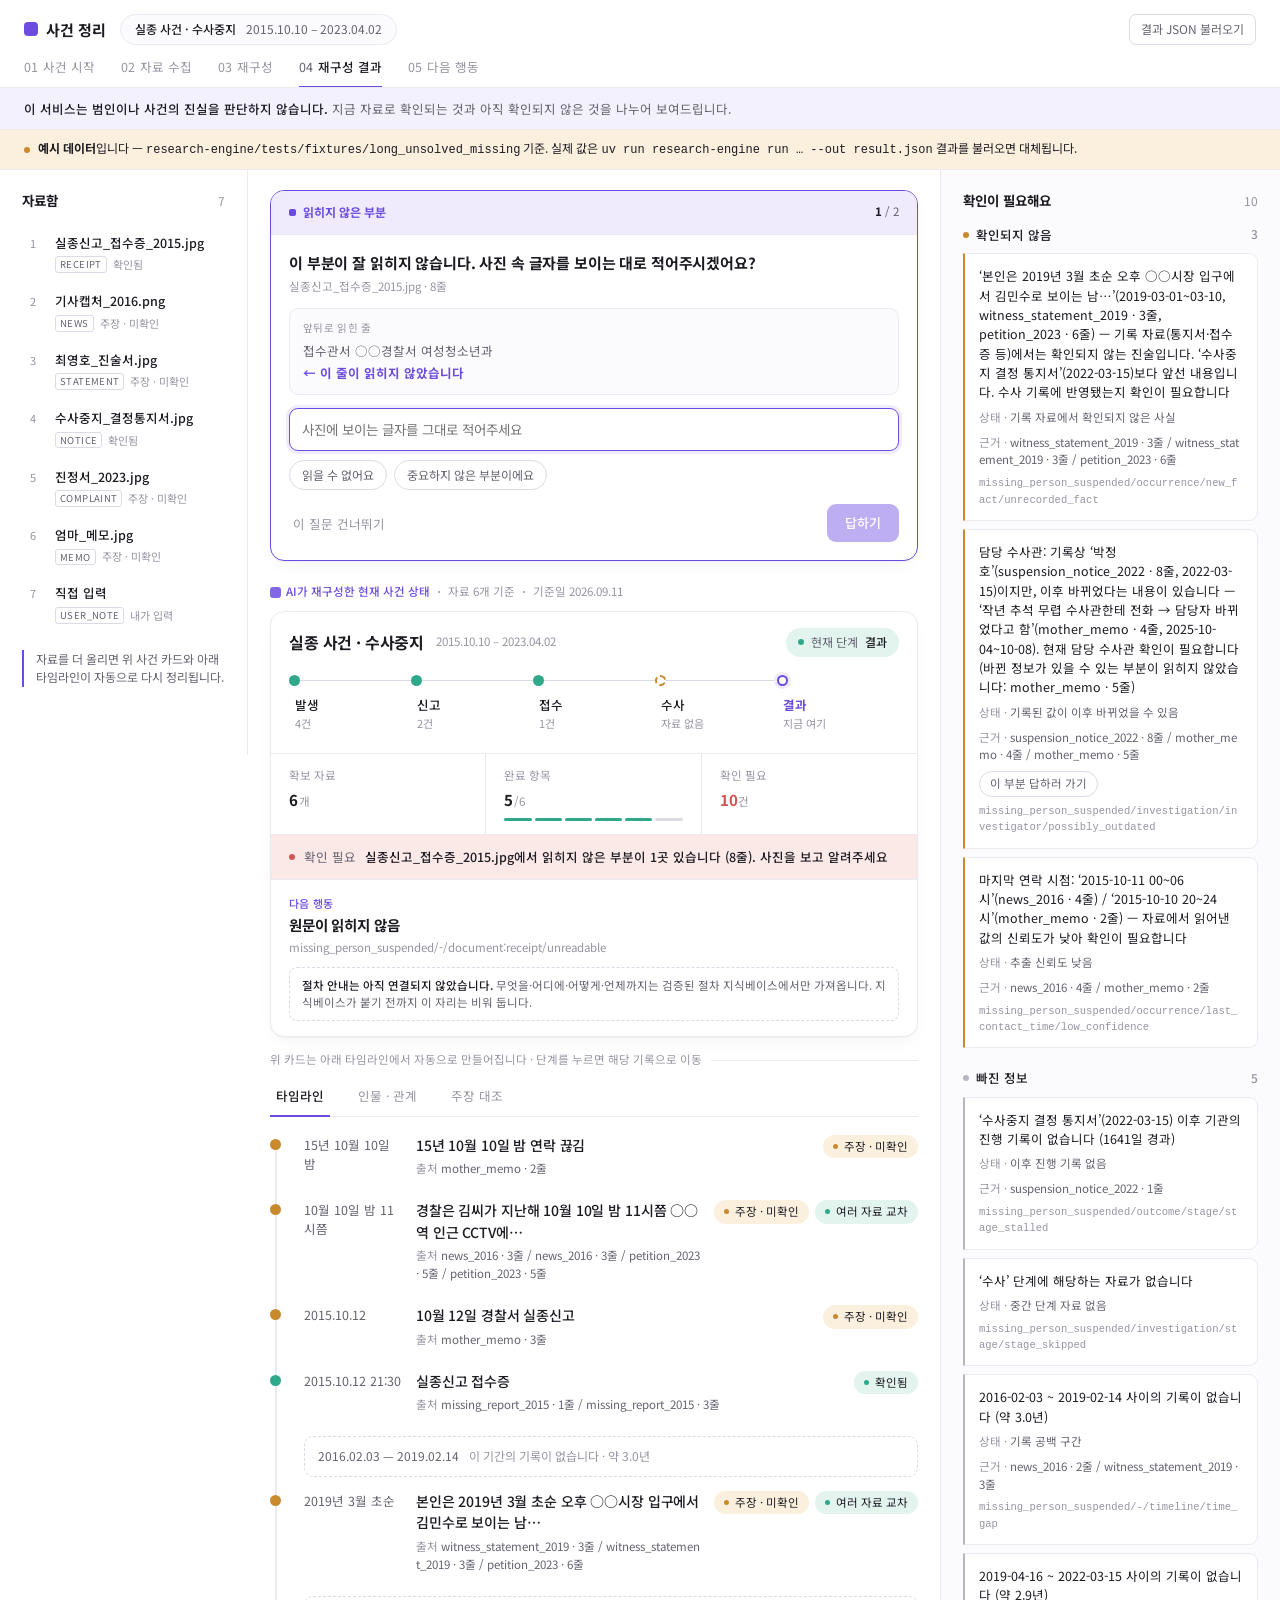
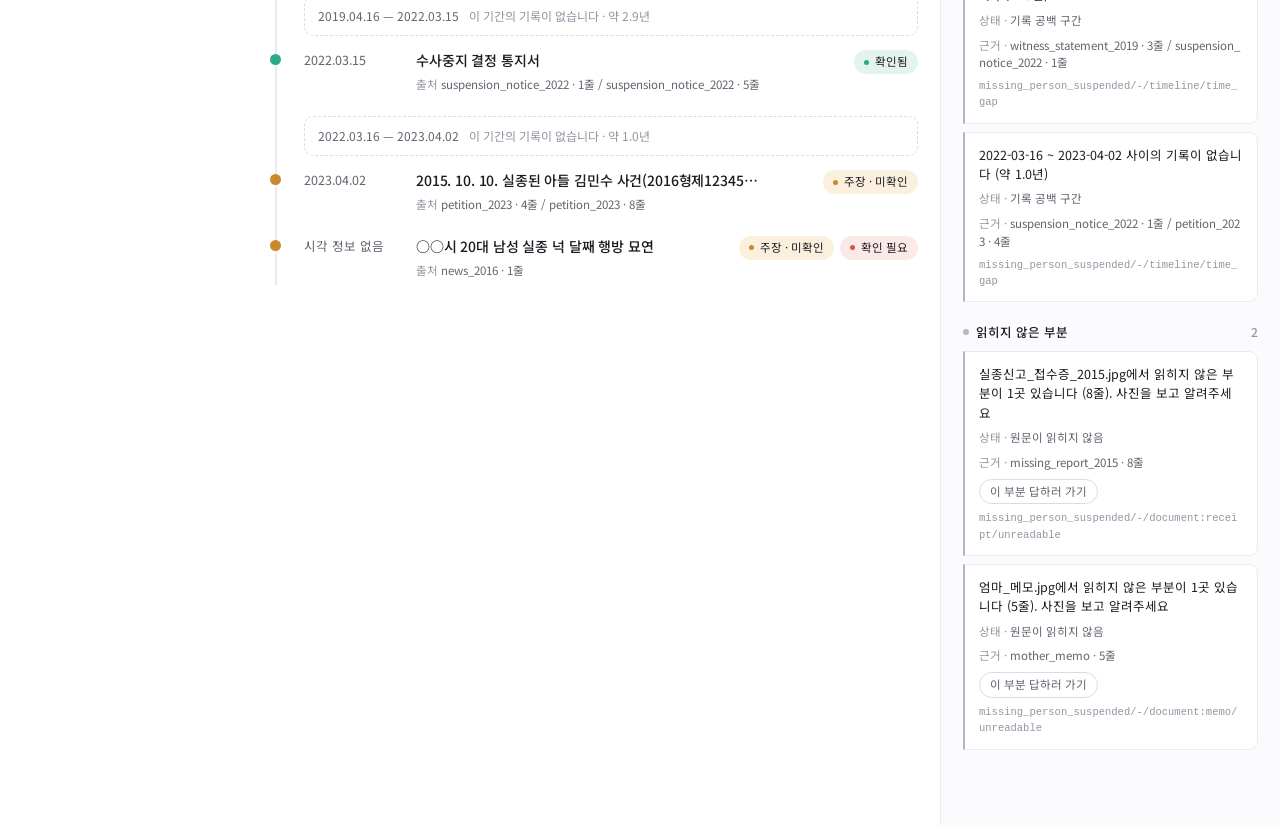
<file: case-card/index.html>
<!doctype html>
<html lang="ko">
<head>
<meta charset="utf-8">
<meta name="viewport" content="width=device-width, initial-scale=1">
<title>나의 사건 카드</title>
<link rel="preconnect" href="https://fonts.googleapis.com">
<link rel="preconnect" href="https://fonts.gstatic.com" crossorigin>
<link rel="stylesheet" href="https://fonts.googleapis.com/css2?family=Noto+Sans+KR:wght@400;500;700&display=swap">
<style>
  :root{
    --bg:#fff; --sunken:#fbfbfd; --raised:#fff; --banner:#f4f1fe;
    --line:#eaeaf0; --line-2:#dcdbe5;
    --ink:#1c1b22; --ink-2:#63626f; --ink-3:#9694a2;
    --accent:#6c4ce0; --accent-soft:#efebfd;
    --ok:#2fa98a;   --ok-bg:#e3f3ee;
    --warn:#c98a2e; --warn-bg:#faf0dd;
    --bad:#d2544f;  --bad-bg:#fbe9e8;
    --idle:#b7b5c2;
    --shadow:0 1px 2px rgba(28,27,34,.04), 0 8px 24px -12px rgba(28,27,34,.10);
  }
  @media (prefers-color-scheme:dark){
    :root:not([data-theme="light"]){
      --bg:#131218; --sunken:#0e0d12; --raised:#1a1922; --banner:#1f1a30;
      --line:#2a2833; --line-2:#3b3846;
      --ink:#ecebf2; --ink-2:#a5a3b2; --ink-3:#75737f;
      --accent:#9b85f5; --accent-soft:#241f3a;
      --ok:#4fc9a5;   --ok-bg:#153630;
      --warn:#e0a94e; --warn-bg:#352a12;
      --bad:#ee7b76;  --bad-bg:#381c1b;
      --idle:#55525f;
      --shadow:0 1px 2px rgba(0,0,0,.4), 0 8px 24px -12px rgba(0,0,0,.6);
    }
  }
  :root[data-theme="dark"]{
    --bg:#131218; --sunken:#0e0d12; --raised:#1a1922; --banner:#1f1a30;
    --line:#2a2833; --line-2:#3b3846;
    --ink:#ecebf2; --ink-2:#a5a3b2; --ink-3:#75737f;
    --accent:#9b85f5; --accent-soft:#241f3a;
    --ok:#4fc9a5;   --ok-bg:#153630;
    --warn:#e0a94e; --warn-bg:#352a12;
    --bad:#ee7b76;  --bad-bg:#381c1b;
    --idle:#55525f;
    --shadow:0 1px 2px rgba(0,0,0,.4), 0 8px 24px -12px rgba(0,0,0,.6);
  }

  *{box-sizing:border-box}
  html,body{margin:0}
  body{
    background:var(--bg); color:var(--ink);
    font-family:"Noto Sans KR",Pretendard,-apple-system,"Malgun Gothic",sans-serif;
    font-size:13px; line-height:1.55; -webkit-font-smoothing:antialiased;
  }
  button{font:inherit;color:inherit;background:none;border:none;cursor:pointer}
  :focus-visible{outline:2px solid var(--accent);outline-offset:2px;border-radius:4px}

  /* ── 상단 ── */
  .topbar{display:flex;align-items:center;gap:14px;padding:14px 24px 0;flex-wrap:wrap}
  .brand{display:flex;align-items:center;gap:8px;font-weight:700;font-size:15px}
  .brand i{width:14px;height:14px;border-radius:4px;background:var(--accent)}
  .chip{display:flex;align-items:center;gap:10px;background:var(--sunken);
        border:1px solid var(--line);border-radius:999px;padding:5px 14px;font-size:12px}
  .chip b{font-weight:500}
  .chip span{color:var(--ink-2);font-variant-numeric:tabular-nums}
  .topbar .right{margin-left:auto;display:flex;align-items:center;gap:12px;font-size:12px;color:var(--ink-2)}
  .loadbtn{border:1px solid var(--line-2);border-radius:7px;padding:5px 11px;font-size:12px}
  .loadbtn:hover{border-color:var(--accent);color:var(--accent)}

  .tabs{display:flex;gap:26px;padding:12px 24px 0;border-bottom:1px solid var(--line);overflow-x:auto}
  .tab{padding-bottom:10px;font-size:12.5px;color:var(--ink-3);border-bottom:2px solid transparent;
       margin-bottom:-1px;white-space:nowrap}
  .tab b{font-weight:400;color:var(--ink-3);margin-right:5px;font-variant-numeric:tabular-nums}
  .tab[aria-current]{color:var(--ink);font-weight:500;border-bottom-color:var(--accent)}
  .tab[aria-current] b{color:var(--ink-2)}

  .notice{background:var(--banner);padding:11px 24px;font-size:12.5px;border-bottom:1px solid var(--line)}
  .notice b{font-weight:500}
  .notice span{color:var(--ink-2)}
  .sample{background:var(--warn-bg);padding:9px 24px;font-size:12px;border-bottom:1px solid var(--line);
          display:flex;align-items:center;gap:8px}
  .sample::before{content:"";width:6px;height:6px;border-radius:50%;background:var(--warn);flex:none}
  .sample[hidden]{display:none!important}

  /* ── 레이아웃 ── */
  .shell{display:grid;grid-template-columns:248px minmax(0,1fr) 340px;align-items:start}
  .col{padding:20px 22px 56px;min-width:0}
  .col-left{border-right:1px solid var(--line)}
  .col-right{border-left:1px solid var(--line);background:var(--sunken);min-height:100vh}
  .colhead{display:flex;align-items:baseline;justify-content:space-between;margin-bottom:14px}
  .colhead h2{margin:0;font-size:13.5px;font-weight:700}
  .colhead em{font-style:normal;color:var(--ink-3);font-size:12px;font-variant-numeric:tabular-nums}

  /* ── 자료함 ── */
  .docs{list-style:none;margin:0;padding:0;display:flex;flex-direction:column;gap:2px}
  .docs li{display:grid;grid-template-columns:16px 1fr;gap:9px;padding:8px;border-radius:8px}
  .docs .idx{color:var(--ink-3);font-size:11px;font-variant-numeric:tabular-nums;padding-top:2px}
  .docs .name{font-size:12.5px;font-weight:500;word-break:break-all}
  .docs .meta{display:flex;align-items:center;gap:6px;margin-top:4px;font-size:11px;color:var(--ink-3);flex-wrap:wrap}
  .kind{border:1px solid var(--line-2);border-radius:3px;padding:0 4px;font-size:9.5px;letter-spacing:.04em;color:var(--ink-2)}
  .hint{margin-top:18px;padding-left:12px;border-left:2px solid var(--accent);font-size:12px;color:var(--ink-2)}

  /* ── 되묻기 ── 한 화면에 하나만 묻는다 (schema/document.py ClarificationRequest) */
  .ask{border:1px solid var(--accent);border-radius:14px;background:var(--raised);
       box-shadow:var(--shadow);margin-bottom:22px;overflow:hidden}
  .ask[hidden]{display:none!important}
  .ask-head{display:flex;align-items:center;gap:10px;padding:12px 18px;
            background:var(--accent-soft);border-bottom:1px solid var(--line);flex-wrap:wrap}
  .ask-k{font-size:12px;font-weight:700;color:var(--accent);display:flex;align-items:center;gap:7px}
  .ask-k::before{content:"";width:7px;height:7px;border-radius:2px;background:var(--accent)}
  .ask-n{margin-left:auto;font-size:11.5px;color:var(--ink-2);font-variant-numeric:tabular-nums}
  .ask-n b{color:var(--ink);font-weight:700}
  .ask-body{padding:16px 18px 18px}
  .ask-q{margin:0 0 4px;font-size:15px;font-weight:700;letter-spacing:-.01em}
  .ask-where{font-size:11.5px;color:var(--ink-3);margin-bottom:12px;word-break:break-all}
  .ask-ctx{background:var(--sunken);border:1px solid var(--line);border-radius:9px;
           padding:11px 13px;margin-bottom:13px;font-size:12.5px;color:var(--ink-2)}
  .ask-ctx .ctxk{display:block;font-size:10.5px;color:var(--ink-3);margin-bottom:5px;letter-spacing:.03em}
  .ask-ctx p{margin:0 0 3px}
  .ask-ctx p:last-child{margin:0}
  .ask-ctx .blank{color:var(--accent);font-weight:700}
  .ask-in{width:100%;border:1px solid var(--line-2);border-radius:9px;padding:10px 12px;
          font:inherit;font-size:13.5px;background:var(--bg);color:var(--ink)}
  .ask-in:focus{outline:none;border-color:var(--accent);box-shadow:0 0 0 3px var(--accent-soft)}
  .ask-opts{display:flex;gap:7px;margin-top:9px;flex-wrap:wrap}
  .ask-opt{border:1px solid var(--line-2);border-radius:999px;padding:5px 12px;font-size:12px;color:var(--ink-2)}
  .ask-opt:hover{border-color:var(--accent);color:var(--accent)}
  .ask-act{display:flex;gap:8px;margin-top:14px;align-items:center;flex-wrap:wrap}
  .ask-act .skip{font-size:12.5px;color:var(--ink-3);padding:8px 4px}
  .ask-act .skip:hover{color:var(--ink-2)}
  .ask-act .go{margin-left:auto;background:var(--accent);color:#fff;border-radius:9px;
               padding:9px 18px;font-size:13px;font-weight:500}
  .ask-act .go:hover{filter:brightness(1.08)}
  .ask-act .go:disabled{opacity:.45;cursor:default;filter:none}

  .ask-done{border-color:var(--ok)}
  .ask-done .ask-head{background:var(--ok-bg)}
  .ask-done .ask-k{color:var(--ink)}
  .ask-done .ask-k::before{background:var(--ok);border-radius:50%}
  .ask-out{width:100%;min-height:74px;border:1px solid var(--line-2);border-radius:9px;
           padding:10px 12px;font-family:ui-monospace,monospace;font-size:11.5px;
           background:var(--sunken);color:var(--ink-2);resize:vertical}
  .ask-note{font-size:12px;color:var(--ink-2);margin:0 0 11px}
  .ask-note code{font-family:ui-monospace,monospace;font-size:11.5px;
                 background:var(--sunken);padding:1px 5px;border-radius:3px}

  /* ── 사건 카드 ── */
  .eyebrow{display:flex;align-items:center;gap:8px;margin-bottom:10px;font-size:11.5px;color:var(--ink-3);flex-wrap:wrap}
  .eyebrow strong{color:var(--accent);font-weight:500;display:flex;align-items:center;gap:5px}
  .eyebrow strong::before{content:"";width:11px;height:11px;border-radius:3px;background:var(--accent);opacity:.85}
  .eyebrow .dot{width:2px;height:2px;border-radius:50%;background:var(--ink-3)}

  .card{background:var(--raised);border:1px solid var(--line);border-radius:14px;box-shadow:var(--shadow);overflow:hidden}
  .card-top{display:flex;align-items:center;gap:12px;padding:16px 18px 14px;flex-wrap:wrap}
  .casetype{font-size:16px;font-weight:700;letter-spacing:-.01em;margin:0}
  .range{font-size:11.5px;color:var(--ink-3);font-variant-numeric:tabular-nums}
  .stage-now{margin-left:auto;display:flex;align-items:center;gap:7px;background:var(--ok-bg);
             border-radius:999px;padding:5px 12px;font-size:12px;font-weight:500;white-space:nowrap}
  .stage-now::before{content:"";width:6px;height:6px;border-radius:50%;background:var(--ok)}
  .stage-now em{font-style:normal;color:var(--ink-2);font-weight:400}

  .stepper{display:flex;padding:4px 18px 20px;overflow-x:auto}
  .step{flex:1;position:relative;text-align:left;padding-top:20px;min-width:74px}
  .step::before{content:"";position:absolute;top:5px;left:0;right:0;height:1.5px;background:var(--line-2)}
  .step:first-child::before{left:5px}
  .step:last-child::before{right:calc(100% - 6px)}
  .step .node{position:absolute;top:0;left:0;width:11px;height:11px;border-radius:50%;
              background:var(--raised);border:2.5px solid var(--idle);transition:border-color .3s,background .3s}
  .step[data-state="done"]    .node{border-color:var(--ok);background:var(--ok)}
  .step[data-state="current"] .node{border-color:var(--accent);background:var(--raised);box-shadow:0 0 0 3px var(--accent-soft)}
  .step[data-state="skipped"] .node{border-color:var(--warn);border-style:dashed;background:var(--raised)}
  .step[data-state="pending"] .node{border-color:var(--line-2);background:var(--raised)}
  .step .lab{display:block;font-size:12.5px;font-weight:500;white-space:nowrap;overflow:hidden;text-overflow:ellipsis}
  .step .sub{display:block;font-size:11px;color:var(--ink-3);margin-top:1px}
  .step[data-state="pending"] .lab{color:var(--ink-3);font-weight:400}
  .step[data-state="current"] .lab{color:var(--accent);font-weight:700}
  .step:hover .lab{color:var(--accent)}

  .stats{display:grid;grid-template-columns:repeat(3,1fr);border-top:1px solid var(--line)}
  .stat{padding:13px 18px;border-right:1px solid var(--line)}
  .stat:last-child{border-right:none}
  .stat .k{font-size:11.5px;color:var(--ink-3)}
  .stat .v{font-size:15px;font-weight:700;font-variant-numeric:tabular-nums;margin-top:3px;letter-spacing:-.01em}
  .stat .v small{font-size:11.5px;font-weight:400;color:var(--ink-3);margin-left:1px}
  .stat.alert .v{color:var(--bad)}
  .bars{display:flex;gap:3px;margin-top:7px}
  .bars i{flex:1;height:3px;border-radius:2px;background:var(--line-2)}
  .bars i.on{background:var(--ok)}

  .needline{display:flex;align-items:center;gap:9px;padding:12px 18px;border-top:1px solid var(--line);
            background:var(--bad-bg);font-size:12.5px}
  .needline::before{content:"";width:6px;height:6px;border-radius:50%;background:var(--bad);flex:none}
  .needline span{color:var(--ink-2);flex:none;white-space:nowrap}
  .needline b{font-weight:500;min-width:0}

  .nextact{padding:15px 18px;border-top:1px solid var(--line)}
  .nextact .k{font-size:11px;color:var(--accent);font-weight:500;letter-spacing:.03em}
  .nextact .t{font-size:14.5px;font-weight:700;margin-top:2px;letter-spacing:-.01em}
  .nextact .why{font-size:11.5px;color:var(--ink-3);margin-top:3px;word-break:break-all}
  .kbpend{margin-top:10px;padding:9px 12px;border:1px dashed var(--line-2);border-radius:8px;
          font-size:11.5px;color:var(--ink-2);line-height:1.5}
  .kbpend b{color:var(--ink);font-weight:500}

  .bridge{display:flex;align-items:center;gap:9px;margin:14px 0 16px;font-size:11.5px;color:var(--ink-3)}
  .bridge::after{content:"";flex:1;height:1px;background:var(--line)}

  /* ── 타임라인 ── */
  .tl-tabs{display:flex;gap:22px;border-bottom:1px solid var(--line);margin-bottom:18px}
  .tl-tabs button{padding-bottom:9px;font-size:12.5px;color:var(--ink-3);
                  border-bottom:2px solid transparent;margin-bottom:-1px}
  .tl-tabs button[aria-current]{color:var(--ink);font-weight:500;border-bottom-color:var(--accent)}

  .tl{list-style:none;margin:0;padding:0;position:relative}
  .tl::before{content:"";position:absolute;left:5px;top:6px;bottom:16px;width:1.5px;background:var(--line)}
  .tl>li{position:relative;padding:0 0 22px 40px;border-radius:8px;margin-left:-6px}
  .tl>li.gaprow{padding-left:40px;padding-bottom:14px}
  .tl .node{position:absolute;left:6px;top:4px;width:11px;height:11px;border-radius:50%;
            background:var(--bg);border:2.5px solid var(--idle)}
  .tl li[data-ev="record"]    .node{border-color:var(--ok);background:var(--ok)}
  .tl li[data-ev="statement"] .node{border-color:var(--warn);background:var(--warn)}
  .tl li[data-ev="user"]      .node{border-style:dashed;background:var(--bg)}
  .tl .row{display:flex;align-items:flex-start;gap:12px;flex-wrap:wrap}
  .tl .when{font-size:12.5px;color:var(--ink-2);font-variant-numeric:tabular-nums;flex:none;width:100px}
  .tl .body{min-width:0;flex:1}
  .tl .what{font-size:14px;font-weight:500;letter-spacing:-.01em}
  .tl .src{margin-top:4px;font-size:11.5px;color:var(--ink-3);word-break:break-all}
  .tl .src b{font-weight:400;color:var(--ink-2)}
  .tl .pills{display:flex;gap:6px;flex:none;flex-wrap:wrap}
  .tl li.lit{animation:lit 1.4s ease}
  @keyframes lit{0%,60%{background:var(--accent-soft)}100%{background:transparent}}

  .pill{display:inline-flex;align-items:center;gap:6px;border-radius:999px;padding:3px 10px;
        font-size:11.5px;white-space:nowrap}
  .pill::before{content:"";width:5px;height:5px;border-radius:50%}
  .pill.ok{background:var(--ok-bg)}     .pill.ok::before{background:var(--ok)}
  .pill.warn{background:var(--warn-bg)} .pill.warn::before{background:var(--warn)}
  .pill.bad{background:var(--bad-bg)}   .pill.bad::before{background:var(--bad)}
  .pill.self{border:1px solid var(--line-2);color:var(--ink-2)} .pill.self::before{display:none}

  .gap{display:flex;align-items:center;gap:10px;border:1px dashed var(--line-2);border-radius:9px;
       padding:10px 13px;font-size:12px;color:var(--ink-2);font-variant-numeric:tabular-nums;flex-wrap:wrap}

  /* ── 확인이 필요해요 ── */
  .group{margin-bottom:20px}
  .grouphead{display:flex;align-items:center;gap:7px;margin-bottom:9px;font-size:12.5px;font-weight:500}
  .grouphead::before{content:"";width:6px;height:6px;border-radius:50%;background:var(--idle)}
  .grouphead.bad::before{background:var(--bad)}
  .grouphead.warn::before{background:var(--warn)}
  .grouphead em{margin-left:auto;font-style:normal;color:var(--ink-3);font-size:12px;font-variant-numeric:tabular-nums}
  .issue{background:var(--raised);border:1px solid var(--line);border-left:2.5px solid var(--idle);
         border-radius:0 9px 9px 0;padding:12px 14px;margin-bottom:8px}
  .issue.bad{border-left-color:var(--bad)}
  .issue.warn{border-left-color:var(--warn)}
  .issue p{margin:0;font-size:12.5px}
  .issue .how{margin-top:7px;font-size:11.5px;color:var(--ink-3);word-break:break-all}
  .issue .how b{font-weight:400;color:var(--ink-2)}
  .issue .trig{margin-top:6px;font-size:10.5px;color:var(--ink-3);font-family:ui-monospace,monospace;word-break:break-all}

  .empty{color:var(--ink-3);font-size:12.5px;padding:8px 0}

  @media (max-width:1080px){
    .shell{grid-template-columns:1fr}
    .col-left,.col-right{border:none;border-top:1px solid var(--line);min-height:0}
    .col-left{order:2} .col-right{order:3}
  }
  @media (prefers-reduced-motion:reduce){*{animation:none!important;transition:none!important}}
</style>
</head>
<body>

<header>
  <div class="topbar">
    <div class="brand"><i></i>사건 정리</div>
    <div class="chip"><b id="caseLabel">—</b><span id="caseRange"></span></div>
    <div class="right">
      <button class="loadbtn" id="loadBtn">결과 JSON 불러오기</button>
      <input type="file" id="fileInput" accept=".json" hidden>
    </div>
  </div>
  <nav class="tabs">
    <span class="tab"><b>01</b>사건 시작</span>
    <span class="tab"><b>02</b>자료 수집</span>
    <span class="tab"><b>03</b>재구성</span>
    <span class="tab" aria-current="page"><b>04</b>재구성 결과</span>
    <span class="tab"><b>05</b>다음 행동</span>
  </nav>
  <p class="notice" style="margin:0">
    <b>이 서비스는 범인이나 사건의 진실을 판단하지 않습니다.</b>
    <span>지금 자료로 확인되는 것과 아직 확인되지 않은 것을 나누어 보여드립니다.</span>
  </p>
  <p class="sample" id="sampleBar" style="margin:0">
    <span><b>예시 데이터</b>입니다 — <code>research-engine/tests/fixtures/long_unsolved_missing</code> 기준.
    실제 값은 <code>uv run research-engine run … --out result.json</code> 결과를 불러오면 대체됩니다.</span>
  </p>
</header>

<main class="shell">
  <aside class="col col-left">
    <div class="colhead"><h2>자료함</h2><em id="docCount">0</em></div>
    <ul class="docs" id="docList"></ul>
    <p class="hint">자료를 더 올리면 위 사건 카드와 아래 타임라인이 자동으로 다시 정리됩니다.</p>
  </aside>

  <section class="col">

    <!-- 되묻기: 한 번에 하나만 묻는다 -->
    <section class="ask" id="ask" hidden>
      <div class="ask-head">
        <span class="ask-k" id="askKind">읽히지 않은 부분</span>
        <span class="ask-n"><b id="askIdx">1</b> / <span id="askTotal">1</span></span>
      </div>
      <div class="ask-body">
        <p class="ask-q" id="askQ"></p>
        <div class="ask-where" id="askWhere"></div>
        <div class="ask-ctx" id="askCtx" hidden></div>
        <input class="ask-in" id="askInput" type="text" autocomplete="off"
               placeholder="사진에 보이는 글자를 그대로 적어주세요">
        <div class="ask-opts" id="askOpts"></div>
        <div class="ask-act">
          <button class="skip" id="askSkip">이 질문 건너뛰기</button>
          <button class="go" id="askSave" disabled>답하기</button>
        </div>
      </div>
    </section>

    <!-- 답변 모음 -->
    <section class="ask ask-done" id="askDone" hidden>
      <div class="ask-head">
        <span class="ask-k" id="askDoneK">되물을 질문에 모두 답했습니다</span>
        <button class="ask-opt" id="askReopen" style="margin-left:auto">다시 보기</button>
      </div>
      <div class="ask-body">
        <p class="ask-note">
          답변은 이 화면에만 저장됩니다. 아래 내용을 <code>pipeline.answer()</code>에 넣어
          다시 분석해야 카드와 타임라인에 반영됩니다.
        </p>
        <textarea class="ask-out" id="askOut" readonly></textarea>
        <div class="ask-act">
          <button class="ask-opt" id="askCopy">복사</button>
          <span style="font-size:11.5px;color:var(--ink-3)" id="askCopied"></span>
        </div>
      </div>
    </section>

    <div class="eyebrow">
      <strong>AI가 재구성한 현재 사건 상태</strong>
      <span class="dot"></span><span id="basis">—</span>
      <span class="dot"></span><span id="asOf">—</span>
    </div>

    <article class="card">
      <div class="card-top">
        <h1 class="casetype" id="cardTitle">—</h1>
        <span class="range" id="cardRange"></span>
        <span class="stage-now" id="stageNow" hidden><em>현재 단계</em> <span id="stageNowLabel"></span></span>
      </div>

      <div class="stepper" id="stepper"></div>

      <div class="stats">
        <div class="stat"><div class="k">확보 자료</div><div class="v" id="sEv">—</div></div>
        <div class="stat"><div class="k">완료 항목</div><div class="v" id="sDone">—</div><div class="bars" id="sBars"></div></div>
        <div class="stat alert"><div class="k">확인 필요</div><div class="v" id="sNeed">—</div></div>
      </div>

      <div class="needline" id="needLine" hidden><span>확인 필요</span><b id="topNeed"></b></div>

      <div class="nextact">
        <div class="k">다음 행동</div>
        <div class="t" id="nextTitle">—</div>
        <div class="why" id="nextWhy"></div>
        <div class="kbpend" id="kbPend" hidden>
          <b>절차 안내는 아직 연결되지 않았습니다.</b>
          무엇을·어디에·어떻게·언제까지는 검증된 절차 지식베이스에서만 가져옵니다.
          지식베이스가 붙기 전까지 이 자리는 비워 둡니다.
        </div>
      </div>
    </article>

    <p class="bridge">위 카드는 아래 타임라인에서 자동으로 만들어집니다 · 단계를 누르면 해당 기록으로 이동</p>

    <div class="tl-tabs">
      <button aria-current="page">타임라인</button>
      <button>인물 · 관계</button>
      <button>주장 대조</button>
    </div>
    <ul class="tl" id="tl"></ul>
  </section>

  <aside class="col col-right">
    <div class="colhead"><h2>확인이 필요해요</h2><em id="issueCount">0</em></div>
    <div id="issueGroups"></div>
  </aside>
</main>

<script>
/* ──────────────────────────────────────────────────────────────
   research-engine 출력(PipelineResult / CaseAnalysis)을 그대로 소비한다.
   필드명은 research-engine/src/research_engine/schema/ 와 1:1 대응.
   ────────────────────────────────────────────────────────────── */

const STAGE_LABELS = {
  occurrence:"발생", transfer:"송금", report:"신고",
  receipt:"접수", investigation:"수사", outcome:"결과",
};

// EvidenceLevel → 목업 배지
const EVIDENCE = {
  record:    {cls:"ok",   text:"확인됨"},
  statement: {cls:"warn", text:"주장 · 미확인"},
  user:      {cls:"self", text:"내가 입력"},
};

// TimelineEvent.flags (timeline/builder.py)
// claim_only · user_input 은 evidence_level 배지가 이미 말하므로 다시 띄우지 않는다.
const FLAGS = {
  multi_source: {cls:"ok", text:"여러 자료 교차"},
};

// IssueCategory → 우측 패널 묶음 (schema/analysis.py ISSUE_CATEGORY_LABELS)
const CATEGORY = {
  inconsistency:{label:"자료끼리 어긋남", cls:"bad"},
  unverified:   {label:"확인되지 않음",   cls:"warn"},
  missing:      {label:"빠진 정보",       cls:""},
  unreadable:   {label:"읽히지 않은 부분", cls:""},
};
const CATEGORY_ORDER = ["inconsistency","unverified","missing","unreadable"];

// GapCondition → 사람이 읽는 상태 설명. 절차 안내가 아니라 '무엇이 비어 있는가'만 말한다.
const CONDITION = {
  conflicting:"자료끼리 어긋남",
  suspected_conflict:"모순 의심 · 근거 부족",
  claimed_only:"진술만 있고 기록 자료 없음",
  low_confidence:"추출 신뢰도 낮음",
  missing:"필수 항목이 어디에도 없음",
  unreadable:"원문이 읽히지 않음",
  identity_unconfirmed:"동일인 여부 미확인",
  time_gap:"기록 공백 구간",
  stage_skipped:"중간 단계 자료 없음",
  stage_stalled:"이후 진행 기록 없음",
  unrecorded_fact:"기록 자료에서 확인되지 않은 사실",
  possibly_outdated:"기록된 값이 이후 바뀌었을 수 있음",
};

const $ = id => document.getElementById(id);
const esc = s => String(s ?? "").replace(/[&<>"]/g, c => ({"&":"&amp;","<":"&lt;",">":"&gt;",'"':"&quot;"}[c]));

function fmtDate(iso, withTime){
  if(!iso) return "";
  const d = new Date(iso);
  if(isNaN(d)) return String(iso);
  const s = `${d.getFullYear()}.${String(d.getMonth()+1).padStart(2,"0")}.${String(d.getDate()).padStart(2,"0")}`;
  return withTime && (d.getHours() || d.getMinutes())
    ? `${s} ${String(d.getHours()).padStart(2,"0")}:${String(d.getMinutes()).padStart(2,"0")}` : s;
}

/** TimelineEvent.time 은 TimeValue (Sourced 아님) — start/raw/approximate 를 쓴다.
 *  approximate 면 "15년 10월 10일 밤" 같은 원문 표현이 정규화된 값보다 정확하다. */
function eventWhen(ev){
  if(ev.time_unknown || !ev.time) return "시각 정보 없음";
  const t = ev.time;
  if(t.approximate && t.raw) return t.raw;
  if(t.start) return fmtDate(t.start, t.granularity === "minute" || t.granularity === "hour");
  return t.raw || "시각 미상";
}

function srcText(sources){
  if(!sources || !sources.length) return "";
  return sources.map(s => {
    const line = s.source_line ? ` · ${s.source_line}줄` : "";
    return `${s.source_doc_id}${line}`;
  }).join(" / ");
}

/* ── 렌더 ───────────────────────────────────────────────── */

let DATA = null;

function render(result){
  DATA = result;
  const analysis = result.analysis || {};
  const card     = analysis.case_card || {};
  const timeline = result.timeline || {};
  const docs     = result.documents || [];
  const issues   = (analysis.issues || []).slice().sort((a,b) => (a.priority ?? 99) - (b.priority ?? 99));

  // 머리말
  const label = card.case_type_label || result.case_type || "사건";
  $("caseLabel").textContent = label;
  $("cardTitle").textContent = label;
  const span = timelineSpan(timeline.events || []);
  $("caseRange").textContent = span;
  $("cardRange").textContent = span;
  $("basis").textContent = `자료 ${card.evidence_doc_count ?? docs.length}개 기준`;
  $("asOf").textContent = result.as_of ? `기준일 ${fmtDate(result.as_of)}` : "";

  // 현재 단계
  const cur = card.current_stage || timeline.current_stage;
  if(cur){
    $("stageNow").hidden = false;
    $("stageNowLabel").textContent = STAGE_LABELS[cur] || cur;
  } else $("stageNow").hidden = true;

  renderDocs(docs);
  renderStepper(card.stages || timeline.stages || []);
  renderStats(card, issues.length);
  renderNext(card.next_trigger, issues);
  renderTimeline(timeline);
  renderIssues(issues);
  renderAsk(result.clarifications || []);
}

function timelineSpan(events){
  const times = events.map(e => e.time && e.time.start).filter(Boolean).sort();
  if(!times.length) return "";
  const a = fmtDate(times[0]), b = fmtDate(times[times.length-1]);
  return a === b ? a : `${a} – ${b}`;
}

function renderDocs(docs){
  $("docCount").textContent = docs.length;
  $("docList").innerHTML = docs.map((d,i) => `
    <li>
      <span class="idx">${i+1}</span>
      <div>
        <div class="name">${esc(d.file_name || d.doc_id)}</div>
        <div class="meta">
          <span class="kind">${esc((d.doc_type || "doc").toUpperCase())}</span>
          <span>${esc(EVIDENCE[d.evidence_level]?.text || d.evidence_level || "")}</span>
        </div>
      </div>
    </li>`).join("");
}

function renderStepper(stages){
  $("stepper").innerHTML = stages.map(s => `
    <button class="step" data-state="${esc(s.state)}" data-stage="${esc(s.stage)}">
      <span class="node"></span>
      <span class="lab">${esc(s.label || STAGE_LABELS[s.stage] || s.stage)}</span>
      <span class="sub">${s.state === "current" ? "지금 여기"
                        : s.state === "skipped" ? "자료 없음"
                        : s.state === "pending" ? "예정"
                        : `${(s.timeline_event_ids||[]).length}건`}</span>
    </button>`).join("");
}

function renderStats(card, issueCount){
  $("sEv").innerHTML = `${card.evidence_doc_count ?? "—"}<small>개</small>`;
  const done = card.slots_done ?? 0, total = card.slots_total ?? 0;
  $("sDone").innerHTML = `${done}<small>/${total}</small>`;
  $("sBars").innerHTML = Array.from({length: total}, (_,i) => `<i class="${i < done ? "on" : ""}"></i>`).join("");
  $("sNeed").innerHTML = `${card.needs_confirmation_count ?? issueCount}<small>건</small>`;
}

function renderNext(trigger, issues){
  const top = issues[0];
  if(!trigger && !top){
    $("nextTitle").textContent = "확인이 필요한 항목이 없습니다";
    $("nextWhy").textContent = "";
    $("needLine").hidden = true;
    $("kbPend").hidden = true;
    return;
  }
  const t = trigger || (top && top.trigger);
  const cond = t && CONDITION[t.condition] || (top && CONDITION[top.condition]) || "확인 필요";

  // 절차 문구는 지어내지 않는다. 조건 이름만 보여주고 안내는 지식베이스로 넘긴다.
  $("nextTitle").textContent = cond;
  const bits = [];
  if(t){
    if(t.stage) bits.push(`${STAGE_LABELS[t.stage] || t.stage} 단계`);
    if(t.elapsed_days != null) bits.push(`마지막 기록 이후 ${t.elapsed_days}일`);
    if(t.since) bits.push(`기준 ${fmtDate(t.since)}`);
    bits.push(t.key);
  }
  $("nextWhy").textContent = bits.join(" · ");
  $("kbPend").hidden = false;

  if(top){
    $("needLine").hidden = false;
    $("topNeed").textContent = top.message;
  } else $("needLine").hidden = true;
}

function renderTimeline(timeline){
  // 이벤트와 공백을 시간축 하나에 섞어 정렬한다.
  // gaps 의 before/after_event_id 는 "doc:news_2016" 처럼 timeline_event_id 가 아닌 값도 오므로
  // id 매칭 대신 시각으로 자리를 잡는다.
  const items = [];
  (timeline.events || []).forEach(ev => {
    const t = ev.time && ev.time.start ? new Date(ev.time.start).getTime() : Number.MAX_SAFE_INTEGER;
    items.push({t, order:0, kind:"event", ev});
  });
  (timeline.gaps || []).forEach(g => {
    items.push({t: g.start ? new Date(g.start).getTime() : Number.MAX_SAFE_INTEGER, order:1, kind:"gap", g});
  });
  items.sort((a,b) => a.t - b.t || a.order - b.order);

  const rows = items.map(it => {
    if(it.kind === "gap"){
      const g = it.g;
      const days = Math.round((g.hours || 0) / 24);
      const span = days >= 365 ? `약 ${(days/365).toFixed(1)}년` : `${days}일`;
      return `
        <li class="gaprow">
          <div class="gap">
            <span>${esc(fmtDate(g.start))} — ${esc(fmtDate(g.end))}</span>
            <span style="color:var(--ink-3)">이 기간의 기록이 없습니다 · ${span}</span>
          </div>
        </li>`;
    }
    const ev = it.ev;
    const badge = EVIDENCE[ev.evidence_level] || EVIDENCE.statement;
    const pills = [`<span class="pill ${badge.cls}">${badge.text}</span>`];
    if(ev.needs_confirmation) pills.push(`<span class="pill bad">확인 필요</span>`);
    (ev.flags || []).forEach(f => {
      const m = FLAGS[f];
      if(m) pills.push(`<span class="pill ${m.cls}">${m.text}</span>`);
    });

    return `
      <li data-ev="${esc(ev.evidence_level)}" id="tl-${esc(ev.timeline_event_id)}" data-stage="${esc(ev.stage)}">
        <span class="node"></span>
        <div class="row">
          <span class="when">${esc(eventWhen(ev))}</span>
          <div class="body">
            <div class="what">${esc(ev.title)}</div>
            <div class="src">출처 <b>${esc(srcText(ev.sources))}</b></div>
          </div>
          <div class="pills">${pills.join("")}</div>
        </div>
      </li>`;
  });

  $("tl").innerHTML = rows.join("") || `<li class="empty">타임라인 이벤트가 없습니다.</li>`;
}

function renderIssues(issues){
  $("issueCount").textContent = issues.length;
  const byCat = {};
  issues.forEach(i => (byCat[i.category] ||= []).push(i));

  const html = CATEGORY_ORDER.filter(c => byCat[c]).map(c => {
    const meta = CATEGORY[c];
    const items = byCat[c].map(i => {
      const reqs = i.clarification_request_ids || [];
      return `
      <div class="issue ${meta.cls}">
        <p>${esc(i.message)}</p>
        <p class="how">상태 · <b>${esc(CONDITION[i.condition] || i.condition)}</b></p>
        ${i.sources && i.sources.length ? `<p class="how">근거 · <b>${esc(srcText(i.sources))}</b></p>` : ""}
        ${reqs.length ? `<p class="how"><button class="ask-opt" data-goask="${esc(reqs[0])}"
            style="padding:3px 10px;font-size:11.5px">이 부분 답하러 가기</button></p>` : ""}
        <p class="trig">${esc(i.trigger ? i.trigger.key : "")}</p>
      </div>`;
    }).join("");
    return `<div class="group">
      <div class="grouphead ${meta.cls}">${meta.label}<em>${byCat[c].length}</em></div>
      ${items}
    </div>`;
  }).join("");

  $("issueGroups").innerHTML = html || `<p class="empty">확인이 필요한 항목이 없습니다.</p>`;
}

/* ── 되묻기 ────────────────────────────────────────────────
   ClarificationRequest 는 "한 화면에 하나만 묻는다"(schema/document.py).
   여기서 받은 답은 화면에만 쌓이고, 실제 반영은 pipeline.answer() 가 한다.
   ────────────────────────────────────────────────────────── */

const KIND_LABEL = {
  unreadable_text:"읽히지 않은 부분",
  ambiguous_date:"날짜가 여러 가지로 읽힙니다",
};

let ASK = {queue:[], at:0, answers:{}};

function renderAsk(clarifications){
  ASK.queue = (clarifications || [])
    .filter(c => c.status === "pending")
    .sort((a,b) => (a.priority ?? 99) - (b.priority ?? 99));
  ASK.at = 0;
  showAsk();
}

function showAsk(){
  const q = ASK.queue[ASK.at];
  const answered = Object.keys(ASK.answers).length;

  if(!q){
    $("ask").hidden = true;
    // 물을 게 원래 없었으면 완료 패널도 띄우지 않는다
    $("askDone").hidden = ASK.queue.length === 0;
    if(ASK.queue.length){
      $("askDoneK").textContent = answered
        ? `되물을 질문 ${ASK.queue.length}개 중 ${answered}개에 답했습니다`
        : "되물을 질문을 모두 건너뛰었습니다";
      $("askOut").value = JSON.stringify(
        Object.entries(ASK.answers).map(([request_id, answer]) => ({request_id, answer})),
        null, 2);
    }
    return;
  }

  $("askDone").hidden = true;
  $("ask").hidden = false;
  $("askKind").textContent = KIND_LABEL[q.kind] || q.kind;
  $("askIdx").textContent = ASK.at + 1;
  $("askTotal").textContent = ASK.queue.length;
  $("askQ").textContent = q.question;

  const doc = (DATA?.documents || []).find(d => d.doc_id === q.doc_id);
  $("askWhere").textContent =
    `${doc ? doc.file_name : q.doc_id}${q.line_no ? ` · ${q.line_no}줄` : ""}`;

  const ctx = q.context || [];
  $("askCtx").hidden = !ctx.length;
  if(ctx.length){
    $("askCtx").innerHTML =
      `<span class="ctxk">앞뒤로 읽힌 줄</span>` +
      ctx.map(l => `<p>${esc(l)}</p>`).join("") +
      `<p class="blank">← 이 줄이 읽히지 않았습니다</p>`;
  }

  $("askOpts").innerHTML = (q.options || [])
    .map((o,i) => `<button class="ask-opt" data-opt="${i}">${esc(o)}</button>`).join("");

  const input = $("askInput");
  input.value = ASK.answers[q.request_id] || "";
  $("askSave").disabled = !input.value.trim();
  input.focus();
}

function saveAnswer(text){
  const q = ASK.queue[ASK.at];
  if(!q || !text.trim()) return;
  ASK.answers[q.request_id] = text.trim();
  ASK.at += 1;
  showAsk();
}

$("askInput").addEventListener("input", e => { $("askSave").disabled = !e.target.value.trim(); });
$("askInput").addEventListener("keydown", e => { if(e.key === "Enter") saveAnswer(e.target.value); });
$("askSave").addEventListener("click", () => saveAnswer($("askInput").value));
$("askSkip").addEventListener("click", () => { ASK.at += 1; showAsk(); });
$("askOpts").addEventListener("click", e => {
  const b = e.target.closest("[data-opt]"); if(!b) return;
  saveAnswer(b.textContent);
});
$("askReopen").addEventListener("click", () => { ASK.at = 0; showAsk(); });

// 확인이 필요해요 항목 → 해당 질문으로 이동
$("issueGroups").addEventListener("click", e => {
  const b = e.target.closest("[data-goask]"); if(!b) return;
  const idx = ASK.queue.findIndex(q => q.request_id === b.dataset.goask);
  if(idx < 0) return;
  ASK.at = idx;
  showAsk();
  $("ask").scrollIntoView({behavior:"smooth", block:"center"});
});
$("askCopy").addEventListener("click", async () => {
  try{
    await navigator.clipboard.writeText($("askOut").value);
    $("askCopied").textContent = "복사했습니다";
  }catch{
    $("askOut").select();
    $("askCopied").textContent = "Ctrl+C 로 복사하세요";
  }
  setTimeout(() => { $("askCopied").textContent = ""; }, 2500);
});

/* ── 상호작용 ───────────────────────────────────────────── */

$("stepper").addEventListener("click", e => {
  const step = e.target.closest(".step"); if(!step) return;
  const row = document.querySelector(`.tl > li[data-stage="${step.dataset.stage}"]`);
  if(!row) return;
  row.scrollIntoView({behavior:"smooth", block:"center"});
  row.classList.remove("lit"); void row.offsetWidth; row.classList.add("lit");
});

$("loadBtn").addEventListener("click", () => $("fileInput").click());
$("fileInput").addEventListener("change", async e => {
  const file = e.target.files[0]; if(!file) return;
  try{
    const json = JSON.parse(await file.text());
    // PipelineResult 전체 / CaseAnalysis 단독 둘 다 받는다
    render(json.analysis ? json : {case_type:json.case_type, as_of:json.as_of, documents:[], timeline:{}, analysis:json});
    $("sampleBar").hidden = true;
  }catch(err){
    alert("JSON을 읽지 못했습니다: " + err.message);
  }
});
/* SAMPLE:BEGIN — 자동 생성 구간. 손으로 고치지 말 것 (case-card/make-sample.py 로 다시 만든다)
   출처: long.json · case_type=missing_person_suspended */
const SAMPLE = {
  "case_id": "demo-long-unsolved-missing",
  "case_type": "missing_person_suspended",
  "as_of": "2026-09-11",
  "documents": [
    {
      "doc_id": "missing_report_2015",
      "file_name": "실종신고_접수증_2015.jpg",
      "doc_type": "receipt",
      "evidence_level": "record"
    },
    {
      "doc_id": "news_2016",
      "file_name": "기사캡처_2016.png",
      "doc_type": "news",
      "evidence_level": "statement"
    },
    {
      "doc_id": "witness_statement_2019",
      "file_name": "최영호_진술서.jpg",
      "doc_type": "statement",
      "evidence_level": "statement"
    },
    {
      "doc_id": "suspension_notice_2022",
      "file_name": "수사중지_결정통지서.jpg",
      "doc_type": "notice",
      "evidence_level": "record"
    },
    {
      "doc_id": "petition_2023",
      "file_name": "진정서_2023.jpg",
      "doc_type": "complaint",
      "evidence_level": "statement"
    },
    {
      "doc_id": "mother_memo",
      "file_name": "엄마_메모.jpg",
      "doc_type": "memo",
      "evidence_level": "statement"
    },
    {
      "doc_id": "note_family",
      "file_name": "직접 입력",
      "doc_type": "user_note",
      "evidence_level": "user"
    }
  ],
  "clarifications": [
    {
      "request_id": "missing_report_2015:u8:q",
      "kind": "unreadable_text",
      "question": "이 부분이 잘 읽히지 않습니다. 사진 속 글자를 보이는 대로 적어주시겠어요?",
      "doc_id": "missing_report_2015",
      "page": 1,
      "line_no": 8,
      "options": [
        "읽을 수 없어요",
        "중요하지 않은 부분이에요"
      ],
      "context": [
        "접수관서 ○○경찰서 여성청소년과"
      ],
      "priority": 20,
      "status": "pending",
      "answer": null
    },
    {
      "request_id": "mother_memo:u5:q",
      "kind": "unreadable_text",
      "question": "이 부분이 잘 읽히지 않습니다. 사진 속 글자를 보이는 대로 적어주시겠어요?",
      "doc_id": "mother_memo",
      "page": 1,
      "line_no": 5,
      "options": [
        "읽을 수 없어요",
        "중요하지 않은 부분이에요"
      ],
      "context": [
        "작년 추석 무렵 수사관한테 전화 → 담당자 바뀌었다고 함"
      ],
      "priority": 20,
      "status": "pending",
      "answer": null
    }
  ],
  "timeline": {
    "current_stage": "outcome",
    "stages": [
      {
        "stage": "occurrence",
        "label": "발생",
        "state": "done",
        "timeline_event_ids": [
          "tl4",
          "tl3",
          "tl7",
          "tl8"
        ],
        "evidence_level": "statement"
      },
      {
        "stage": "report",
        "label": "신고",
        "state": "done",
        "timeline_event_ids": [
          "tl6",
          "tl5"
        ],
        "evidence_level": "statement"
      },
      {
        "stage": "receipt",
        "label": "접수",
        "state": "done",
        "timeline_event_ids": [
          "tl1"
        ],
        "evidence_level": "record"
      },
      {
        "stage": "investigation",
        "label": "수사",
        "state": "skipped",
        "timeline_event_ids": [],
        "evidence_level": null
      },
      {
        "stage": "outcome",
        "label": "결과",
        "state": "current",
        "timeline_event_ids": [
          "tl2"
        ],
        "evidence_level": "record"
      }
    ],
    "events": [
      {
        "timeline_event_id": "tl4",
        "stage": "occurrence",
        "title": "15년 10월 10일 밤 연락 끊김",
        "time": {
          "raw": "15년 10월 10일 밤",
          "start": "2015-10-10T20:00:00",
          "end": "2015-10-11T00:00:00",
          "granularity": "hour",
          "kind": "absolute",
          "approximate": true,
          "anchor": null,
          "anchor_source": null,
          "candidates": [],
          "needs_confirmation": false,
          "note": null
        },
        "time_unknown": false,
        "amount": null,
        "sources": [
          {
            "source_doc_id": "mother_memo",
            "page": 1,
            "source_line": 2,
            "source_line_end": null,
            "source_bbox": {
              "x0": 40.0,
              "y0": 100.0,
              "x1": 458.0,
              "y1": 144.0
            },
            "char_start": 0,
            "char_end": 19,
            "quote": "15년 10월 10일 밤 연락 끊김"
          }
        ],
        "evidence_level": "statement",
        "needs_confirmation": false,
        "flags": [
          "claim_only"
        ]
      },
      {
        "timeline_event_id": "tl3",
        "stage": "occurrence",
        "title": "경찰은 김씨가 지난해 10월 10일 밤 11시쯤 ○○역 인근 CCTV에…",
        "time": {
          "raw": "10월 10일 밤 11시쯤",
          "start": "2015-10-10T22:00:00",
          "end": "2015-10-11T01:00:00",
          "granularity": "hour",
          "kind": "partial",
          "approximate": true,
          "anchor": "2016-02-03",
          "anchor_source": "mentioned_date",
          "candidates": [],
          "needs_confirmation": false,
          "note": "연도는 기준일(2016-02-03)에서 추정"
        },
        "time_unknown": false,
        "amount": null,
        "sources": [
          {
            "source_doc_id": "news_2016",
            "page": 1,
            "source_line": 3,
            "source_line_end": null,
            "source_bbox": {
              "x0": 40.0,
              "y0": 160.0,
              "x1": 1040.0,
              "y1": 204.0
            },
            "char_start": 0,
            "char_end": 55,
            "quote": "경찰은 김씨가 지난해 10월 10일 밤 11시쯤 ○○역 인근 CCTV에 마지막으로 찍혔다고 밝혔다."
          },
          {
            "source_doc_id": "news_2016",
            "page": 1,
            "source_line": 3,
            "source_line_end": null,
            "source_bbox": {
              "x0": 40.0,
              "y0": 160.0,
              "x1": 1040.0,
              "y1": 204.0
            },
            "char_start": 12,
            "char_end": 26,
            "quote": "10월 10일 밤 11시쯤"
          },
          {
            "source_doc_id": "petition_2023",
            "page": 1,
            "source_line": 5,
            "source_line_end": null,
            "source_bbox": {
              "x0": 40.0,
              "y0": 280.0,
              "x1": 964.0,
              "y1": 324.0
            },
            "char_start": 0,
            "char_end": 42,
            "quote": "아들은 10월 10일 밤 11시경 ○○역 부근에서 마지막으로 목격되었습니다."
          },
          {
            "source_doc_id": "petition_2023",
            "page": 1,
            "source_line": 5,
            "source_line_end": null,
            "source_bbox": {
              "x0": 40.0,
              "y0": 280.0,
              "x1": 964.0,
              "y1": 324.0
            },
            "char_start": 4,
            "char_end": 18,
            "quote": "10월 10일 밤 11시경"
          }
        ],
        "evidence_level": "statement",
        "needs_confirmation": false,
        "flags": [
          "claim_only",
          "multi_source"
        ]
      },
      {
        "timeline_event_id": "tl6",
        "stage": "report",
        "title": "10월 12일 경찰서 실종신고",
        "time": {
          "raw": "10월 12일",
          "start": "2015-10-12T00:00:00",
          "end": "2015-10-13T00:00:00",
          "granularity": "day",
          "kind": "partial",
          "approximate": false,
          "anchor": "2015-10-10",
          "anchor_source": "mentioned_date",
          "candidates": [],
          "needs_confirmation": false,
          "note": "연도는 기준일(2015-10-10)에서 추정"
        },
        "time_unknown": false,
        "amount": null,
        "sources": [
          {
            "source_doc_id": "mother_memo",
            "page": 1,
            "source_line": 3,
            "source_line_end": null,
            "source_bbox": {
              "x0": 40.0,
              "y0": 160.0,
              "x1": 392.0,
              "y1": 204.0
            },
            "char_start": 0,
            "char_end": 16,
            "quote": "10월 12일 경찰서 실종신고"
          }
        ],
        "evidence_level": "statement",
        "needs_confirmation": false,
        "flags": [
          "claim_only"
        ]
      },
      {
        "timeline_event_id": "tl1",
        "stage": "receipt",
        "title": "실종신고 접수증",
        "time": {
          "raw": "2015. 10. 12. 21:30",
          "start": "2015-10-12T21:30:00",
          "end": "2015-10-12T21:31:00",
          "granularity": "minute",
          "kind": "absolute",
          "approximate": false,
          "anchor": null,
          "anchor_source": null,
          "candidates": [],
          "needs_confirmation": false,
          "note": null
        },
        "time_unknown": false,
        "amount": null,
        "sources": [
          {
            "source_doc_id": "missing_report_2015",
            "page": 1,
            "source_line": 1,
            "source_line_end": null,
            "source_bbox": {
              "x0": 40.0,
              "y0": 40.0,
              "x1": 216.0,
              "y1": 84.0
            },
            "char_start": null,
            "char_end": null,
            "quote": "실종신고 접수증"
          },
          {
            "source_doc_id": "missing_report_2015",
            "page": 1,
            "source_line": 3,
            "source_line_end": null,
            "source_bbox": {
              "x0": 40.0,
              "y0": 160.0,
              "x1": 568.0,
              "y1": 204.0
            },
            "char_start": 5,
            "char_end": 24,
            "quote": "2015. 10. 12. 21:30"
          }
        ],
        "evidence_level": "record",
        "needs_confirmation": false,
        "flags": []
      },
      {
        "timeline_event_id": "tl7",
        "stage": "occurrence",
        "title": "본인은 2019년 3월 초순 오후 ○○시장 입구에서 김민수로 보이는 남…",
        "time": {
          "raw": "2019년 3월 초순",
          "start": "2019-03-01T00:00:00",
          "end": "2019-03-11T00:00:00",
          "granularity": "month",
          "kind": "absolute",
          "approximate": true,
          "anchor": null,
          "anchor_source": null,
          "candidates": [],
          "needs_confirmation": false,
          "note": null
        },
        "time_unknown": false,
        "amount": null,
        "sources": [
          {
            "source_doc_id": "witness_statement_2019",
            "page": 1,
            "source_line": 3,
            "source_line_end": null,
            "source_bbox": {
              "x0": 40.0,
              "y0": 160.0,
              "x1": 1040.0,
              "y1": 204.0
            },
            "char_start": 0,
            "char_end": 50,
            "quote": "본인은 2019년 3월 초순 오후 ○○시장 입구에서 김민수로 보이는 남성을 목격하였습니다."
          },
          {
            "source_doc_id": "witness_statement_2019",
            "page": 1,
            "source_line": 3,
            "source_line_end": null,
            "source_bbox": {
              "x0": 40.0,
              "y0": 160.0,
              "x1": 1040.0,
              "y1": 204.0
            },
            "char_start": 4,
            "char_end": 15,
            "quote": "2019년 3월 초순"
          },
          {
            "source_doc_id": "petition_2023",
            "page": 1,
            "source_line": 6,
            "source_line_end": null,
            "source_bbox": {
              "x0": 40.0,
              "y0": 340.0,
              "x1": 1040.0,
              "y1": 384.0
            },
            "char_start": 0,
            "char_end": 46,
            "quote": "2019년 3월경 이웃 주민 최영호가 아들을 ○○시장 근처에서 보았다고 말했습니다."
          }
        ],
        "evidence_level": "statement",
        "needs_confirmation": false,
        "flags": [
          "claim_only",
          "multi_source"
        ]
      },
      {
        "timeline_event_id": "tl8",
        "stage": "occurrence",
        "title": "○○시 20대 남성 실종 넉 달째 행방 묘연",
        "time": null,
        "time_unknown": true,
        "amount": null,
        "sources": [
          {
            "source_doc_id": "news_2016",
            "page": 1,
            "source_line": 1,
            "source_line_end": null,
            "source_bbox": {
              "x0": 40.0,
              "y0": 40.0,
              "x1": 568.0,
              "y1": 84.0
            },
            "char_start": 0,
            "char_end": 24,
            "quote": "○○시 20대 남성 실종 넉 달째 행방 묘연"
          }
        ],
        "evidence_level": "statement",
        "needs_confirmation": true,
        "flags": [
          "claim_only"
        ]
      },
      {
        "timeline_event_id": "tl2",
        "stage": "outcome",
        "title": "수사중지 결정 통지서",
        "time": {
          "raw": "2022. 3. 15.",
          "start": "2022-03-15T00:00:00",
          "end": "2022-03-16T00:00:00",
          "granularity": "day",
          "kind": "absolute",
          "approximate": false,
          "anchor": null,
          "anchor_source": null,
          "candidates": [],
          "needs_confirmation": false,
          "note": null
        },
        "time_unknown": false,
        "amount": null,
        "sources": [
          {
            "source_doc_id": "suspension_notice_2022",
            "page": 1,
            "source_line": 1,
            "source_line_end": null,
            "source_bbox": {
              "x0": 40.0,
              "y0": 40.0,
              "x1": 282.0,
              "y1": 84.0
            },
            "char_start": null,
            "char_end": null,
            "quote": "수사중지 결정 통지서"
          },
          {
            "source_doc_id": "suspension_notice_2022",
            "page": 1,
            "source_line": 5,
            "source_line_end": null,
            "source_bbox": {
              "x0": 40.0,
              "y0": 280.0,
              "x1": 414.0,
              "y1": 324.0
            },
            "char_start": 5,
            "char_end": 17,
            "quote": "2022. 3. 15."
          }
        ],
        "evidence_level": "record",
        "needs_confirmation": false,
        "flags": []
      },
      {
        "timeline_event_id": "tl5",
        "stage": "report",
        "title": "2015. 10. 10. 실종된 아들 김민수 사건(2016형제12345…",
        "time": {
          "raw": "2023. 4. 2.",
          "start": "2023-04-02T00:00:00",
          "end": "2023-04-03T00:00:00",
          "granularity": "day",
          "kind": "absolute",
          "approximate": false,
          "anchor": null,
          "anchor_source": null,
          "candidates": [],
          "needs_confirmation": false,
          "note": null
        },
        "time_unknown": false,
        "amount": null,
        "sources": [
          {
            "source_doc_id": "petition_2023",
            "page": 1,
            "source_line": 4,
            "source_line_end": null,
            "source_bbox": {
              "x0": 40.0,
              "y0": 220.0,
              "x1": 1040.0,
              "y1": 264.0
            },
            "char_start": 0,
            "char_end": 53,
            "quote": "2015. 10. 10. 실종된 아들 김민수 사건(2016형제12345)의 재수사를 요청합니다."
          },
          {
            "source_doc_id": "petition_2023",
            "page": 1,
            "source_line": 8,
            "source_line_end": null,
            "source_bbox": {
              "x0": 40.0,
              "y0": 460.0,
              "x1": 282.0,
              "y1": 504.0
            },
            "char_start": 0,
            "char_end": 11,
            "quote": "2023. 4. 2."
          }
        ],
        "evidence_level": "statement",
        "needs_confirmation": false,
        "flags": [
          "claim_only"
        ]
      }
    ],
    "gaps": [
      {
        "start": "2016-02-03T09:11:00",
        "end": "2019-02-14T00:00:00",
        "hours": 26558.8,
        "before_event_id": "doc:news_2016",
        "after_event_id": "tl7"
      },
      {
        "start": "2019-04-16T00:00:00",
        "end": "2022-03-15T00:00:00",
        "hours": 25536.0,
        "before_event_id": "tl7",
        "after_event_id": "tl2"
      },
      {
        "start": "2022-03-16T00:00:00",
        "end": "2023-04-02T00:00:00",
        "hours": 9168.0,
        "before_event_id": "tl2",
        "after_event_id": "tl5"
      }
    ]
  },
  "analysis": {
    "case_card": {
      "case_type": "missing_person_suspended",
      "case_type_label": "실종 사건 · 수사중지",
      "requirements_status": "draft_unverified",
      "stages": [
        {
          "stage": "occurrence",
          "label": "발생",
          "state": "done",
          "timeline_event_ids": [
            "tl4",
            "tl3",
            "tl7",
            "tl8"
          ],
          "evidence_level": "statement"
        },
        {
          "stage": "report",
          "label": "신고",
          "state": "done",
          "timeline_event_ids": [
            "tl6",
            "tl5"
          ],
          "evidence_level": "statement"
        },
        {
          "stage": "receipt",
          "label": "접수",
          "state": "done",
          "timeline_event_ids": [
            "tl1"
          ],
          "evidence_level": "record"
        },
        {
          "stage": "investigation",
          "label": "수사",
          "state": "skipped",
          "timeline_event_ids": [],
          "evidence_level": null
        },
        {
          "stage": "outcome",
          "label": "결과",
          "state": "current",
          "timeline_event_ids": [
            "tl2"
          ],
          "evidence_level": "record"
        }
      ],
      "current_stage": "outcome",
      "evidence_doc_count": 6,
      "needs_confirmation_count": 10,
      "slots_done": 5,
      "slots_total": 6,
      "next_trigger": {
        "key": "missing_person_suspended/-/document:receipt/unreadable",
        "case_type": "missing_person_suspended",
        "condition": "unreadable",
        "stage": null,
        "slot": null,
        "since": null,
        "elapsed_days": null,
        "evidence": [
          {
            "source_doc_id": "missing_report_2015",
            "page": 1,
            "source_line": 8,
            "source_line_end": null,
            "source_bbox": {
              "x0": 40.0,
              "y0": 460.0,
              "x1": 370.0,
              "y1": 504.0
            },
            "char_start": null,
            "char_end": null,
            "quote": null
          }
        ]
      }
    },
    "issues": [
      {
        "issue_id": "iss1",
        "category": "unreadable",
        "condition": "unreadable",
        "message": "실종신고_접수증_2015.jpg에서 읽히지 않은 부분이 1곳 있습니다 (8줄). 사진을 보고 알려주세요",
        "stage": null,
        "slot": null,
        "sources": [
          {
            "source_doc_id": "missing_report_2015",
            "page": 1,
            "source_line": 8,
            "source_line_end": null,
            "source_bbox": {
              "x0": 40.0,
              "y0": 460.0,
              "x1": 370.0,
              "y1": 504.0
            },
            "char_start": null,
            "char_end": null,
            "quote": null
          }
        ],
        "clarification_request_ids": [
          "missing_report_2015:u8:q"
        ],
        "trigger": {
          "key": "missing_person_suspended/-/document:receipt/unreadable",
          "case_type": "missing_person_suspended",
          "condition": "unreadable",
          "stage": null,
          "slot": null,
          "since": null,
          "elapsed_days": null,
          "evidence": [
            {
              "source_doc_id": "missing_report_2015",
              "page": 1,
              "source_line": 8,
              "source_line_end": null,
              "source_bbox": {
                "x0": 40.0,
                "y0": 460.0,
                "x1": 370.0,
                "y1": 504.0
              },
              "char_start": null,
              "char_end": null,
              "quote": null
            }
          ]
        },
        "priority": 20
      },
      {
        "issue_id": "iss2",
        "category": "unreadable",
        "condition": "unreadable",
        "message": "엄마_메모.jpg에서 읽히지 않은 부분이 1곳 있습니다 (5줄). 사진을 보고 알려주세요",
        "stage": null,
        "slot": null,
        "sources": [
          {
            "source_doc_id": "mother_memo",
            "page": 1,
            "source_line": 5,
            "source_line_end": null,
            "source_bbox": {
              "x0": 40.0,
              "y0": 280.0,
              "x1": 502.0,
              "y1": 324.0
            },
            "char_start": null,
            "char_end": null,
            "quote": null
          }
        ],
        "clarification_request_ids": [
          "mother_memo:u5:q"
        ],
        "trigger": {
          "key": "missing_person_suspended/-/document:memo/unreadable",
          "case_type": "missing_person_suspended",
          "condition": "unreadable",
          "stage": null,
          "slot": null,
          "since": null,
          "elapsed_days": null,
          "evidence": [
            {
              "source_doc_id": "mother_memo",
              "page": 1,
              "source_line": 5,
              "source_line_end": null,
              "source_bbox": {
                "x0": 40.0,
                "y0": 280.0,
                "x1": 502.0,
                "y1": 324.0
              },
              "char_start": null,
              "char_end": null,
              "quote": null
            }
          ]
        },
        "priority": 20
      },
      {
        "issue_id": "iss3",
        "category": "unverified",
        "condition": "unrecorded_fact",
        "message": "‘본인은 2019년 3월 초순 오후 ○○시장 입구에서 김민수로 보이는 남…’(2019-03-01~03-10, witness_statement_2019 · 3줄, petition_2023 · 6줄) — 기록 자료(통지서·접수증 등)에서는 확인되지 않는 진술입니다. ‘수사중지 결정 통지서’(2022-03-15)보다 앞선 내용입니다. 수사 기록에 반영됐는지 확인이 필요합니다",
        "stage": "occurrence",
        "slot": null,
        "sources": [
          {
            "source_doc_id": "witness_statement_2019",
            "page": 1,
            "source_line": 3,
            "source_line_end": null,
            "source_bbox": {
              "x0": 40.0,
              "y0": 160.0,
              "x1": 1040.0,
              "y1": 204.0
            },
            "char_start": 0,
            "char_end": 50,
            "quote": "본인은 2019년 3월 초순 오후 ○○시장 입구에서 김민수로 보이는 남성을 목격하였습니다."
          },
          {
            "source_doc_id": "witness_statement_2019",
            "page": 1,
            "source_line": 3,
            "source_line_end": null,
            "source_bbox": {
              "x0": 40.0,
              "y0": 160.0,
              "x1": 1040.0,
              "y1": 204.0
            },
            "char_start": 4,
            "char_end": 15,
            "quote": "2019년 3월 초순"
          },
          {
            "source_doc_id": "petition_2023",
            "page": 1,
            "source_line": 6,
            "source_line_end": null,
            "source_bbox": {
              "x0": 40.0,
              "y0": 340.0,
              "x1": 1040.0,
              "y1": 384.0
            },
            "char_start": 0,
            "char_end": 46,
            "quote": "2019년 3월경 이웃 주민 최영호가 아들을 ○○시장 근처에서 보았다고 말했습니다."
          }
        ],
        "clarification_request_ids": [],
        "trigger": {
          "key": "missing_person_suspended/occurrence/new_fact/unrecorded_fact",
          "case_type": "missing_person_suspended",
          "condition": "unrecorded_fact",
          "stage": "occurrence",
          "slot": null,
          "since": "2019-03-01T00:00:00",
          "elapsed_days": null,
          "evidence": [
            {
              "source_doc_id": "witness_statement_2019",
              "page": 1,
              "source_line": 3,
              "source_line_end": null,
              "source_bbox": {
                "x0": 40.0,
                "y0": 160.0,
                "x1": 1040.0,
                "y1": 204.0
              },
              "char_start": 0,
              "char_end": 50,
              "quote": "본인은 2019년 3월 초순 오후 ○○시장 입구에서 김민수로 보이는 남성을 목격하였습니다."
            },
            {
              "source_doc_id": "witness_statement_2019",
              "page": 1,
              "source_line": 3,
              "source_line_end": null,
              "source_bbox": {
                "x0": 40.0,
                "y0": 160.0,
                "x1": 1040.0,
                "y1": 204.0
              },
              "char_start": 4,
              "char_end": 15,
              "quote": "2019년 3월 초순"
            },
            {
              "source_doc_id": "petition_2023",
              "page": 1,
              "source_line": 6,
              "source_line_end": null,
              "source_bbox": {
                "x0": 40.0,
                "y0": 340.0,
                "x1": 1040.0,
                "y1": 384.0
              },
              "char_start": 0,
              "char_end": 46,
              "quote": "2019년 3월경 이웃 주민 최영호가 아들을 ○○시장 근처에서 보았다고 말했습니다."
            }
          ]
        },
        "priority": 25
      },
      {
        "issue_id": "iss4",
        "category": "unverified",
        "condition": "possibly_outdated",
        "message": "담당 수사관: 기록상 ‘박정호’(suspension_notice_2022 · 8줄, 2022-03-15)이지만, 이후 바뀌었다는 내용이 있습니다 — ‘작년 추석 무렵 수사관한테 전화 → 담당자 바뀌었다고 함’(mother_memo · 4줄, 2025-10-04~10-08). 현재 담당 수사관 확인이 필요합니다 (바뀐 정보가 있을 수 있는 부분이 읽히지 않았습니다: mother_memo · 5줄)",
        "stage": "investigation",
        "slot": "investigator",
        "sources": [
          {
            "source_doc_id": "suspension_notice_2022",
            "page": 1,
            "source_line": 8,
            "source_line_end": null,
            "source_bbox": {
              "x0": 40.0,
              "y0": 460.0,
              "x1": 326.0,
              "y1": 504.0
            },
            "char_start": 0,
            "char_end": 13,
            "quote": "담당 수사관 경위 박정호"
          },
          {
            "source_doc_id": "mother_memo",
            "page": 1,
            "source_line": 4,
            "source_line_end": null,
            "source_bbox": {
              "x0": 40.0,
              "y0": 220.0,
              "x1": 722.0,
              "y1": 264.0
            },
            "char_start": 0,
            "char_end": 31,
            "quote": "작년 추석 무렵 수사관한테 전화 → 담당자 바뀌었다고 함"
          },
          {
            "source_doc_id": "mother_memo",
            "page": 1,
            "source_line": 5,
            "source_line_end": null,
            "source_bbox": {
              "x0": 40.0,
              "y0": 280.0,
              "x1": 502.0,
              "y1": 324.0
            },
            "char_start": null,
            "char_end": null,
            "quote": null
          }
        ],
        "clarification_request_ids": [
          "mother_memo:u5:q"
        ],
        "trigger": {
          "key": "missing_person_suspended/investigation/investigator/possibly_outdated",
          "case_type": "missing_person_suspended",
          "condition": "possibly_outdated",
          "stage": "investigation",
          "slot": "investigator",
          "since": "2025-10-04T00:00:00",
          "elapsed_days": null,
          "evidence": [
            {
              "source_doc_id": "suspension_notice_2022",
              "page": 1,
              "source_line": 8,
              "source_line_end": null,
              "source_bbox": {
                "x0": 40.0,
                "y0": 460.0,
                "x1": 326.0,
                "y1": 504.0
              },
              "char_start": 0,
              "char_end": 13,
              "quote": "담당 수사관 경위 박정호"
            },
            {
              "source_doc_id": "mother_memo",
              "page": 1,
              "source_line": 4,
              "source_line_end": null,
              "source_bbox": {
                "x0": 40.0,
                "y0": 220.0,
                "x1": 722.0,
                "y1": 264.0
              },
              "char_start": 0,
              "char_end": 31,
              "quote": "작년 추석 무렵 수사관한테 전화 → 담당자 바뀌었다고 함"
            },
            {
              "source_doc_id": "mother_memo",
              "page": 1,
              "source_line": 5,
              "source_line_end": null,
              "source_bbox": {
                "x0": 40.0,
                "y0": 280.0,
                "x1": 502.0,
                "y1": 324.0
              },
              "char_start": null,
              "char_end": null,
              "quote": null
            }
          ]
        },
        "priority": 30
      },
      {
        "issue_id": "iss5",
        "category": "missing",
        "condition": "stage_stalled",
        "message": "‘수사중지 결정 통지서’(2022-03-15) 이후 기관의 진행 기록이 없습니다 (1641일 경과)",
        "stage": "outcome",
        "slot": null,
        "sources": [
          {
            "source_doc_id": "suspension_notice_2022",
            "page": 1,
            "source_line": 1,
            "source_line_end": null,
            "source_bbox": {
              "x0": 40.0,
              "y0": 40.0,
              "x1": 282.0,
              "y1": 84.0
            },
            "char_start": null,
            "char_end": null,
            "quote": "수사중지 결정 통지서"
          }
        ],
        "clarification_request_ids": [],
        "trigger": {
          "key": "missing_person_suspended/outcome/stage/stage_stalled",
          "case_type": "missing_person_suspended",
          "condition": "stage_stalled",
          "stage": "outcome",
          "slot": null,
          "since": "2022-03-15T00:00:00",
          "elapsed_days": 1641,
          "evidence": [
            {
              "source_doc_id": "suspension_notice_2022",
              "page": 1,
              "source_line": 1,
              "source_line_end": null,
              "source_bbox": {
                "x0": 40.0,
                "y0": 40.0,
                "x1": 282.0,
                "y1": 84.0
              },
              "char_start": null,
              "char_end": null,
              "quote": "수사중지 결정 통지서"
            }
          ]
        },
        "priority": 35
      },
      {
        "issue_id": "iss6",
        "category": "missing",
        "condition": "stage_skipped",
        "message": "‘수사’ 단계에 해당하는 자료가 없습니다",
        "stage": "investigation",
        "slot": null,
        "sources": [],
        "clarification_request_ids": [],
        "trigger": {
          "key": "missing_person_suspended/investigation/stage/stage_skipped",
          "case_type": "missing_person_suspended",
          "condition": "stage_skipped",
          "stage": "investigation",
          "slot": null,
          "since": null,
          "elapsed_days": null,
          "evidence": []
        },
        "priority": 45
      },
      {
        "issue_id": "iss7",
        "category": "unverified",
        "condition": "low_confidence",
        "message": "마지막 연락 시점: ‘2015-10-11 00~06시’(news_2016 · 4줄) / ‘2015-10-10 20~24시’(mother_memo · 2줄) — 자료에서 읽어낸 값의 신뢰도가 낮아 확인이 필요합니다",
        "stage": "occurrence",
        "slot": "last_contact_time",
        "sources": [
          {
            "source_doc_id": "news_2016",
            "page": 1,
            "source_line": 4,
            "source_line_end": null,
            "source_bbox": {
              "x0": 40.0,
              "y0": 220.0,
              "x1": 942.0,
              "y1": 264.0
            },
            "char_start": 0,
            "char_end": 41,
            "quote": "가족은 김씨가 10월 11일 새벽까지 친구와 연락을 주고받았다고 주장했다."
          },
          {
            "source_doc_id": "mother_memo",
            "page": 1,
            "source_line": 2,
            "source_line_end": null,
            "source_bbox": {
              "x0": 40.0,
              "y0": 100.0,
              "x1": 458.0,
              "y1": 144.0
            },
            "char_start": 0,
            "char_end": 19,
            "quote": "15년 10월 10일 밤 연락 끊김"
          }
        ],
        "clarification_request_ids": [],
        "trigger": {
          "key": "missing_person_suspended/occurrence/last_contact_time/low_confidence",
          "case_type": "missing_person_suspended",
          "condition": "low_confidence",
          "stage": "occurrence",
          "slot": "last_contact_time",
          "since": null,
          "elapsed_days": null,
          "evidence": [
            {
              "source_doc_id": "news_2016",
              "page": 1,
              "source_line": 4,
              "source_line_end": null,
              "source_bbox": {
                "x0": 40.0,
                "y0": 220.0,
                "x1": 942.0,
                "y1": 264.0
              },
              "char_start": 0,
              "char_end": 41,
              "quote": "가족은 김씨가 10월 11일 새벽까지 친구와 연락을 주고받았다고 주장했다."
            },
            {
              "source_doc_id": "mother_memo",
              "page": 1,
              "source_line": 2,
              "source_line_end": null,
              "source_bbox": {
                "x0": 40.0,
                "y0": 100.0,
                "x1": 458.0,
                "y1": 144.0
              },
              "char_start": 0,
              "char_end": 19,
              "quote": "15년 10월 10일 밤 연락 끊김"
            }
          ]
        },
        "priority": 55
      },
      {
        "issue_id": "iss8",
        "category": "missing",
        "condition": "time_gap",
        "message": "2016-02-03 ~ 2019-02-14 사이의 기록이 없습니다 (약 3.0년)",
        "stage": null,
        "slot": null,
        "sources": [
          {
            "source_doc_id": "news_2016",
            "page": 1,
            "source_line": 2,
            "source_line_end": null,
            "source_bbox": {
              "x0": 40.0,
              "y0": 100.0,
              "x1": 634.0,
              "y1": 144.0
            },
            "char_start": 3,
            "char_end": 19,
            "quote": "2016.02.03 09:10"
          },
          {
            "source_doc_id": "witness_statement_2019",
            "page": 1,
            "source_line": 3,
            "source_line_end": null,
            "source_bbox": {
              "x0": 40.0,
              "y0": 160.0,
              "x1": 1040.0,
              "y1": 204.0
            },
            "char_start": 0,
            "char_end": 50,
            "quote": "본인은 2019년 3월 초순 오후 ○○시장 입구에서 김민수로 보이는 남성을 목격하였습니다."
          }
        ],
        "clarification_request_ids": [],
        "trigger": {
          "key": "missing_person_suspended/-/timeline/time_gap",
          "case_type": "missing_person_suspended",
          "condition": "time_gap",
          "stage": null,
          "slot": null,
          "since": null,
          "elapsed_days": null,
          "evidence": [
            {
              "source_doc_id": "news_2016",
              "page": 1,
              "source_line": 2,
              "source_line_end": null,
              "source_bbox": {
                "x0": 40.0,
                "y0": 100.0,
                "x1": 634.0,
                "y1": 144.0
              },
              "char_start": 3,
              "char_end": 19,
              "quote": "2016.02.03 09:10"
            },
            {
              "source_doc_id": "witness_statement_2019",
              "page": 1,
              "source_line": 3,
              "source_line_end": null,
              "source_bbox": {
                "x0": 40.0,
                "y0": 160.0,
                "x1": 1040.0,
                "y1": 204.0
              },
              "char_start": 0,
              "char_end": 50,
              "quote": "본인은 2019년 3월 초순 오후 ○○시장 입구에서 김민수로 보이는 남성을 목격하였습니다."
            }
          ]
        },
        "priority": 70
      },
      {
        "issue_id": "iss9",
        "category": "missing",
        "condition": "time_gap",
        "message": "2019-04-16 ~ 2022-03-15 사이의 기록이 없습니다 (약 2.9년)",
        "stage": null,
        "slot": null,
        "sources": [
          {
            "source_doc_id": "witness_statement_2019",
            "page": 1,
            "source_line": 3,
            "source_line_end": null,
            "source_bbox": {
              "x0": 40.0,
              "y0": 160.0,
              "x1": 1040.0,
              "y1": 204.0
            },
            "char_start": 0,
            "char_end": 50,
            "quote": "본인은 2019년 3월 초순 오후 ○○시장 입구에서 김민수로 보이는 남성을 목격하였습니다."
          },
          {
            "source_doc_id": "suspension_notice_2022",
            "page": 1,
            "source_line": 1,
            "source_line_end": null,
            "source_bbox": {
              "x0": 40.0,
              "y0": 40.0,
              "x1": 282.0,
              "y1": 84.0
            },
            "char_start": null,
            "char_end": null,
            "quote": "수사중지 결정 통지서"
          }
        ],
        "clarification_request_ids": [],
        "trigger": {
          "key": "missing_person_suspended/-/timeline/time_gap",
          "case_type": "missing_person_suspended",
          "condition": "time_gap",
          "stage": null,
          "slot": null,
          "since": null,
          "elapsed_days": null,
          "evidence": [
            {
              "source_doc_id": "witness_statement_2019",
              "page": 1,
              "source_line": 3,
              "source_line_end": null,
              "source_bbox": {
                "x0": 40.0,
                "y0": 160.0,
                "x1": 1040.0,
                "y1": 204.0
              },
              "char_start": 0,
              "char_end": 50,
              "quote": "본인은 2019년 3월 초순 오후 ○○시장 입구에서 김민수로 보이는 남성을 목격하였습니다."
            },
            {
              "source_doc_id": "suspension_notice_2022",
              "page": 1,
              "source_line": 1,
              "source_line_end": null,
              "source_bbox": {
                "x0": 40.0,
                "y0": 40.0,
                "x1": 282.0,
                "y1": 84.0
              },
              "char_start": null,
              "char_end": null,
              "quote": "수사중지 결정 통지서"
            }
          ]
        },
        "priority": 70
      },
      {
        "issue_id": "iss10",
        "category": "missing",
        "condition": "time_gap",
        "message": "2022-03-16 ~ 2023-04-02 사이의 기록이 없습니다 (약 1.0년)",
        "stage": null,
        "slot": null,
        "sources": [
          {
            "source_doc_id": "suspension_notice_2022",
            "page": 1,
            "source_line": 1,
            "source_line_end": null,
            "source_bbox": {
              "x0": 40.0,
              "y0": 40.0,
              "x1": 282.0,
              "y1": 84.0
            },
            "char_start": null,
            "char_end": null,
            "quote": "수사중지 결정 통지서"
          },
          {
            "source_doc_id": "petition_2023",
            "page": 1,
            "source_line": 4,
            "source_line_end": null,
            "source_bbox": {
              "x0": 40.0,
              "y0": 220.0,
              "x1": 1040.0,
              "y1": 264.0
            },
            "char_start": 0,
            "char_end": 53,
            "quote": "2015. 10. 10. 실종된 아들 김민수 사건(2016형제12345)의 재수사를 요청합니다."
          }
        ],
        "clarification_request_ids": [],
        "trigger": {
          "key": "missing_person_suspended/-/timeline/time_gap",
          "case_type": "missing_person_suspended",
          "condition": "time_gap",
          "stage": null,
          "slot": null,
          "since": null,
          "elapsed_days": null,
          "evidence": [
            {
              "source_doc_id": "suspension_notice_2022",
              "page": 1,
              "source_line": 1,
              "source_line_end": null,
              "source_bbox": {
                "x0": 40.0,
                "y0": 40.0,
                "x1": 282.0,
                "y1": 84.0
              },
              "char_start": null,
              "char_end": null,
              "quote": "수사중지 결정 통지서"
            },
            {
              "source_doc_id": "petition_2023",
              "page": 1,
              "source_line": 4,
              "source_line_end": null,
              "source_bbox": {
                "x0": 40.0,
                "y0": 220.0,
                "x1": 1040.0,
                "y1": 264.0
              },
              "char_start": 0,
              "char_end": 53,
              "quote": "2015. 10. 10. 실종된 아들 김민수 사건(2016형제12345)의 재수사를 요청합니다."
            }
          ]
        },
        "priority": 70
      }
    ]
  }
};
/* SAMPLE:END */

if(SAMPLE) render(SAMPLE);
</script>
</body>
</html>
</file>
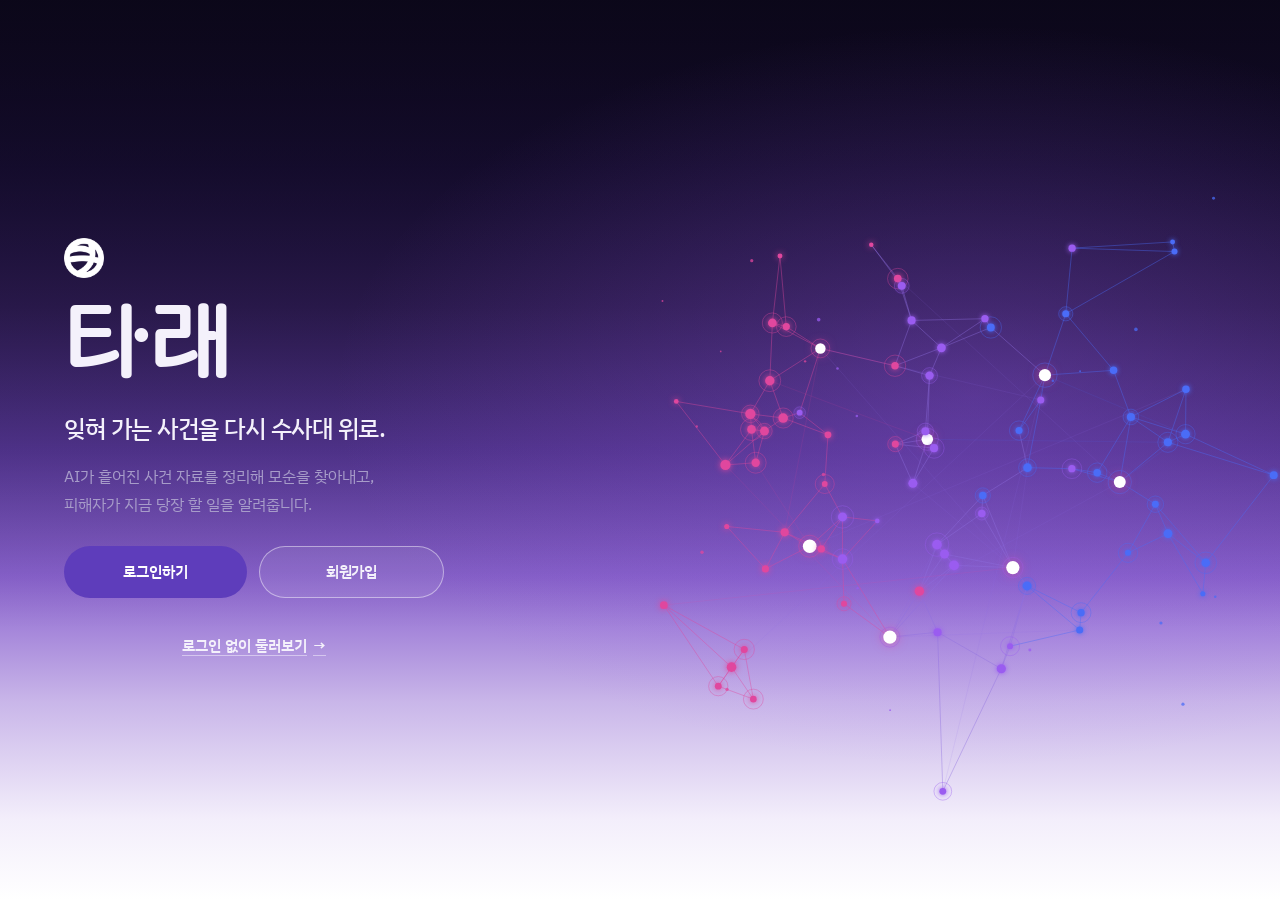
<file: web/index.html>
<!doctype html>
<html lang="ko">
<head>
  <meta charset="utf-8">
  <meta name="viewport" content="width=device-width, initial-scale=1">
  <title>타래 — 장기·미제 사건 정리</title>
  <meta name="description" content="흩어진 사건 기록을 하나의 시간축으로 정리하고, 비어 있는 곳까지 그대로 보여드립니다.">
  <!-- 링크를 붙였을 때 보이는 미리보기 (카카오톡 · 슬랙 · 제출 페이지) -->
  <meta property="og:type" content="website">
  <meta property="og:site_name" content="타래">
  <meta property="og:title" content="타래 — 장기·미제 사건 정리">
  <meta property="og:description" content="흩어진 사건 기록을 하나의 시간축으로 정리하고, 비어 있는 곳까지 그대로 보여드립니다.">
  <meta property="og:url" content="https://tarae-kr.vercel.app/">
  <meta property="og:image" content="https://tarae-kr.vercel.app/assets/og.png">
  <meta property="og:image:width" content="1200">
  <meta property="og:image:height" content="630">
  <meta property="og:locale" content="ko_KR">
  <meta name="twitter:card" content="summary_large_image">
  <link rel="icon" href="assets/logo.png">
  <link rel="preconnect" href="https://fonts.googleapis.com">
  <link rel="preconnect" href="https://fonts.gstatic.com" crossorigin>
  <link rel="stylesheet" href="https://fonts.googleapis.com/css2?family=Gugi&family=IBM+Plex+Sans+KR:wght@400;500;600;700&display=swap">
  <link rel="stylesheet" href="assets/tokens.css">
  <link rel="stylesheet" href="assets/landing.css">
</head>
<body data-page="landing">
  <main class="lp">

    <section class="lp-hero">
      <div class="lp-hero__text">
        <img class="lp-mark" src="assets/logo-light.png" alt="" width="34" height="34">
        <h1 class="lp-title">타래</h1>
        <p class="lp-lead">잊혀 가는 사건을 다시 수사대 위로.</p>
        <p class="lp-sub">AI가 흩어진 사건 자료를 정리해 모순을 찾아내고,<br>피해자가 지금 당장 할 일을 알려줍니다.</p>
        <div class="lp-hero__cta">
          <a class="lp-btn lp-btn--primary" href="login.html">로그인하기</a>
          <a class="lp-btn lp-btn--ghost" href="signup.html">회원가입</a>
        </div>
        <a class="lp-browse" href="cases.html" data-browse>로그인 없이 둘러보기 <span aria-hidden="true">→</span></a>
      </div>
      <div class="lp-net" id="net" aria-hidden="true"></div>
    </section>

  </main>
  <script src="assets/browse.js"></script>
  <script src="assets/landing.js"></script>
</body>
</html>
</file>
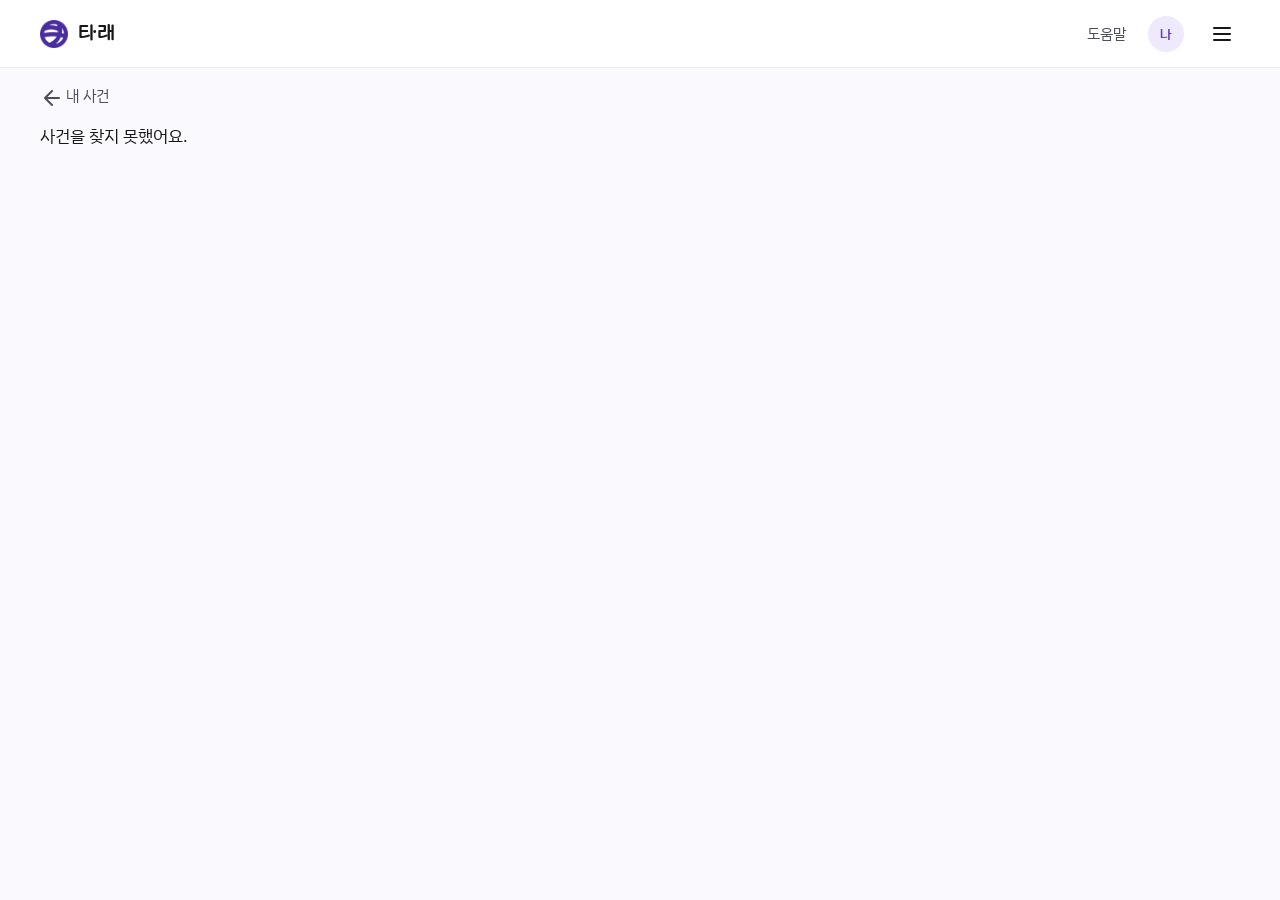
<file: web/case.html>
<!doctype html>
<html lang="ko">
<head>
  <meta charset="utf-8">
  <meta name="viewport" content="width=device-width, initial-scale=1">
  <title>사건 상세 · 타래</title>
  <!-- 링크를 붙였을 때 보이는 미리보기 (카카오톡 · 슬랙 · 제출 페이지) -->
  <meta name="description" content="흩어진 사건 기록을 하나의 시간축으로 정리하고, 어긋난 곳과 비어 있는 곳을 짚어 다음 행동을 알려 드려요.">
  <meta property="og:type" content="website">
  <meta property="og:site_name" content="타래">
  <meta property="og:title" content="사건 상세 · 타래">
  <meta property="og:description" content="흩어진 사건 기록을 하나의 시간축으로 정리하고, 어긋난 곳과 비어 있는 곳을 짚어 다음 행동을 알려 드려요.">
  <meta property="og:url" content="https://tarae-kr.vercel.app/case.html">
  <meta property="og:image" content="https://tarae-kr.vercel.app/assets/og.png">
  <meta property="og:image:width" content="1200">
  <meta property="og:image:height" content="630">
  <meta property="og:locale" content="ko_KR">
  <meta name="twitter:card" content="summary_large_image">
  <link rel="icon" href="assets/logo.png">
  <link rel="preconnect" href="https://fonts.googleapis.com">
  <link rel="preconnect" href="https://fonts.gstatic.com" crossorigin>
  <link rel="stylesheet" href="https://fonts.googleapis.com/css2?family=Gugi&family=IBM+Plex+Sans+KR:wght@400;500;600;700&display=swap">
  <link rel="stylesheet" href="assets/tokens.css">
  <link rel="stylesheet" href="assets/app.css">
</head>
<body data-page="case">
  <div id="app"></div>
  <script src="data/cases.js"></script>
  <script src="assets/browser-store.js"></script>
  <script src="assets/app.js"></script>
</body>
</html>
</file>
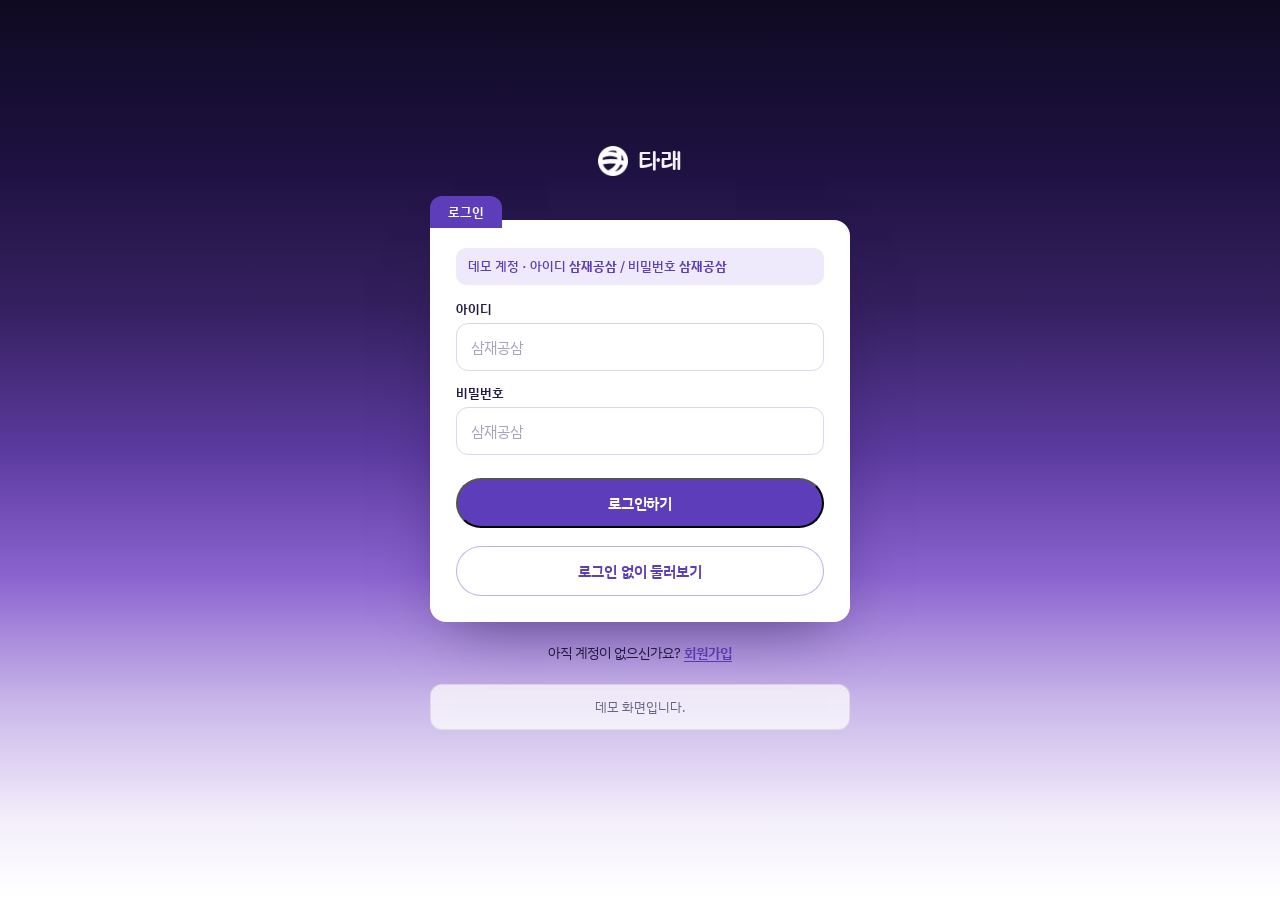
<file: web/login.html>
<!doctype html>
<html lang="ko">
<head>
  <meta charset="utf-8">
  <meta name="viewport" content="width=device-width, initial-scale=1">
  <title>로그인 · 타래</title>
  <!-- 링크를 붙였을 때 보이는 미리보기 (카카오톡 · 슬랙 · 제출 페이지) -->
  <meta name="description" content="흩어진 사건 기록을 하나의 시간축으로 정리하고, 어긋난 곳과 비어 있는 곳을 짚어 다음 행동을 알려 드려요.">
  <meta property="og:type" content="website">
  <meta property="og:site_name" content="타래">
  <meta property="og:title" content="로그인 · 타래">
  <meta property="og:description" content="흩어진 사건 기록을 하나의 시간축으로 정리하고, 어긋난 곳과 비어 있는 곳을 짚어 다음 행동을 알려 드려요.">
  <meta property="og:url" content="https://tarae-kr.vercel.app/login.html">
  <meta property="og:image" content="https://tarae-kr.vercel.app/assets/og.png">
  <meta property="og:image:width" content="1200">
  <meta property="og:image:height" content="630">
  <meta property="og:locale" content="ko_KR">
  <meta name="twitter:card" content="summary_large_image">
  <link rel="icon" href="assets/logo.png">
  <link rel="preconnect" href="https://fonts.googleapis.com">
  <link rel="preconnect" href="https://fonts.gstatic.com" crossorigin>
  <link rel="stylesheet" href="https://fonts.googleapis.com/css2?family=Gugi&family=IBM+Plex+Sans+KR:wght@400;500;600;700&display=swap">
  <link rel="stylesheet" href="assets/tokens.css">
  <link rel="stylesheet" href="assets/landing.css">
  <link rel="stylesheet" href="assets/auth.css">
</head>
<body data-page="login">
  <main class="auth">

    <a class="auth__brand" href="index.html">
      <img class="lp-mark" src="assets/logo-light.png" alt="" width="34" height="34">
      <span class="auth__brand-name">타래</span>
    </a>

    <section class="sheet">
      <h1 class="sheet__tab">로그인</h1>
      <div class="sheet__body">
        <p class="sheet__demo">데모 계정 · 아이디 <b>삼재공삼</b> / 비밀번호 <b>삼재공삼</b></p>

        <form class="auth__form" id="login-form" novalidate>
          <div class="field">
            <label for="username">아이디</label>
            <input id="username" name="username" type="text" autocomplete="username" placeholder="삼재공삼" required>
          </div>

          <div class="field">
            <label for="password">비밀번호</label>
            <input id="password" name="password" type="password" autocomplete="current-password" placeholder="삼재공삼" required>
            <p class="field__hint" data-hint="password"></p>
          </div>

          <button class="lp-btn lp-btn--primary" type="submit">로그인하기</button>
        </form>

        <a class="lp-btn lp-btn--ghost" href="cases.html" data-browse>로그인 없이 둘러보기</a>
      </div>
    </section>

    <p class="auth__switch">아직 계정이 없으신가요? <a href="signup.html">회원가입</a></p>
    <p class="auth__demo">데모 화면입니다.</p>

  </main>
  <script src="assets/browse.js"></script>
  <script src="assets/auth.js"></script>
</body>
</html>
</file>
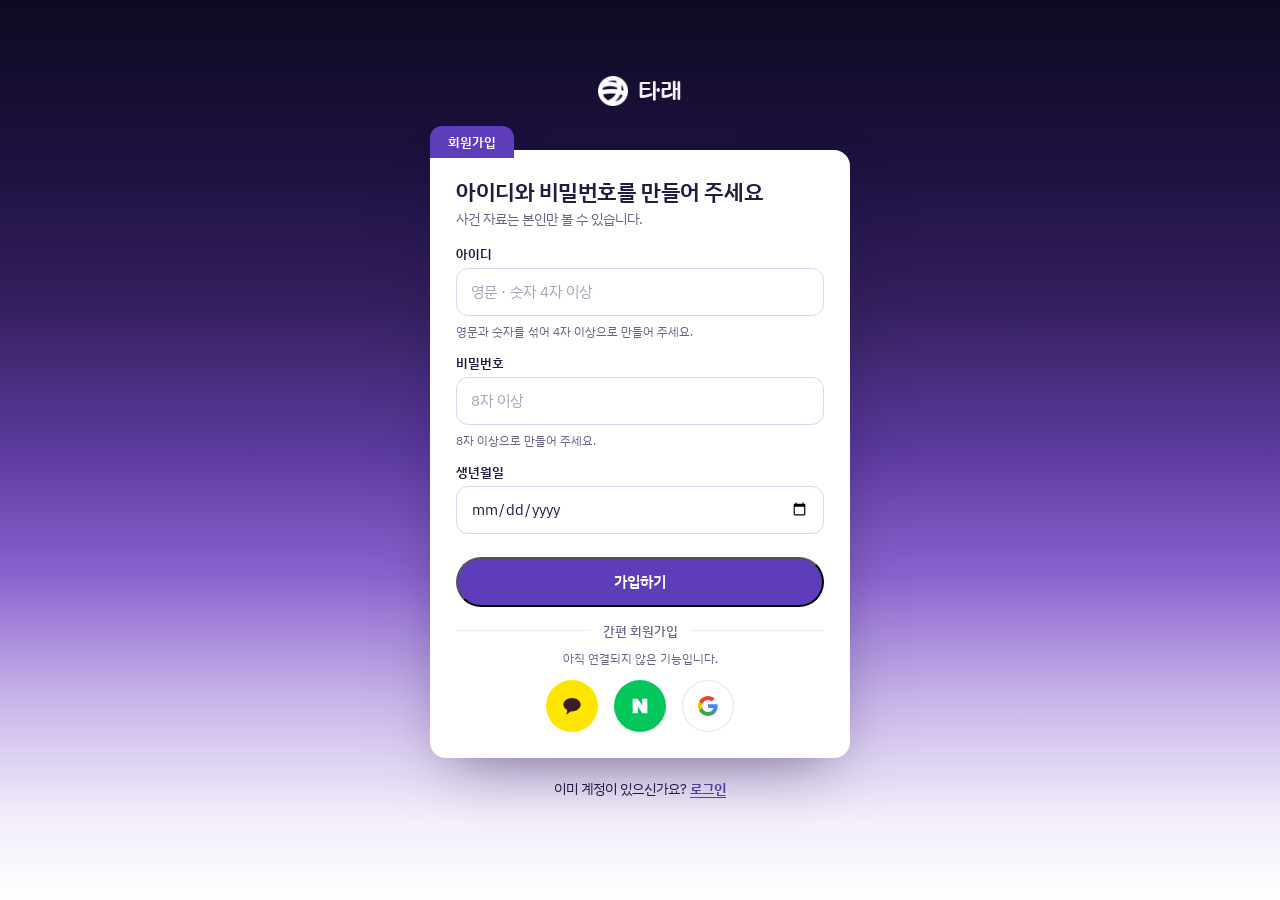
<file: web/signup.html>
<!doctype html>
<html lang="ko">
<head>
  <meta charset="utf-8">
  <meta name="viewport" content="width=device-width, initial-scale=1">
  <title>회원가입 · 타래</title>
  <!-- 링크를 붙였을 때 보이는 미리보기 (카카오톡 · 슬랙 · 제출 페이지) -->
  <meta name="description" content="흩어진 사건 기록을 하나의 시간축으로 정리하고, 어긋난 곳과 비어 있는 곳을 짚어 다음 행동을 알려 드려요.">
  <meta property="og:type" content="website">
  <meta property="og:site_name" content="타래">
  <meta property="og:title" content="회원가입 · 타래">
  <meta property="og:description" content="흩어진 사건 기록을 하나의 시간축으로 정리하고, 어긋난 곳과 비어 있는 곳을 짚어 다음 행동을 알려 드려요.">
  <meta property="og:url" content="https://tarae-kr.vercel.app/signup.html">
  <meta property="og:image" content="https://tarae-kr.vercel.app/assets/og.png">
  <meta property="og:image:width" content="1200">
  <meta property="og:image:height" content="630">
  <meta property="og:locale" content="ko_KR">
  <meta name="twitter:card" content="summary_large_image">
  <link rel="icon" href="assets/logo.png">
  <link rel="preconnect" href="https://fonts.googleapis.com">
  <link rel="preconnect" href="https://fonts.gstatic.com" crossorigin>
  <link rel="stylesheet" href="https://fonts.googleapis.com/css2?family=Gugi&family=IBM+Plex+Sans+KR:wght@400;500;600;700&display=swap">
  <link rel="stylesheet" href="assets/tokens.css">
  <link rel="stylesheet" href="assets/landing.css">
  <link rel="stylesheet" href="assets/auth.css">
</head>
<body data-page="signup">
  <main class="auth">

    <a class="auth__brand" href="index.html">
      <img class="lp-mark" src="assets/logo-light.png" alt="" width="34" height="34">
      <span class="auth__brand-name">타래</span>
    </a>

    <section class="sheet">
      <span class="sheet__tab">회원가입</span>
      <div class="sheet__body">
        <div>
          <h1 class="sheet__title">아이디와 비밀번호를 만들어 주세요</h1>
          <p class="sheet__desc">사건 자료는 본인만 볼 수 있습니다.</p>
        </div>

        <form class="auth__form" id="signup-form" novalidate>
          <div class="field">
            <label for="username">아이디</label>
            <input id="username" name="username" type="text" inputmode="latin" autocomplete="username"
                   placeholder="영문 · 숫자 4자 이상" minlength="4" required>
            <p class="field__hint" data-hint="username">영문과 숫자를 섞어 4자 이상으로 만들어 주세요.</p>
          </div>

          <div class="field">
            <label for="password">비밀번호</label>
            <input id="password" name="password" type="password" autocomplete="new-password"
                   placeholder="8자 이상" minlength="8" required>
            <p class="field__hint" data-hint="password">8자 이상으로 만들어 주세요.</p>
          </div>

          <div class="field">
            <label for="birth">생년월일</label>
            <input id="birth" name="birth" type="date" autocomplete="bday" required>
            <!-- 안내 문구는 없애되 자리는 남긴다 — auth.js 가 여기에 입력 오류를 적는다 -->
            <p class="field__hint" data-hint="birth"></p>
          </div>

          <button class="lp-btn lp-btn--primary" type="submit">가입하기</button>
        </form>

        <div class="social">
          <p class="social__label">간편 회원가입</p>
          <p class="social__note">아직 연결되지 않은 기능입니다.</p>
          <div class="social__buttons">
            <button type="button" class="social__btn social__btn--kakao" data-social="kakao" aria-label="카카오톡으로 간편 회원가입">
              <svg width="26" height="26" viewBox="0 0 24 24" aria-hidden="true">
                <path fill="#3c1e1e" d="M12 4.5c-4.4 0-8 2.8-8 6.2 0 2.2 1.5 4.1 3.7 5.2l-.9 3.3c-.1.3.2.5.5.3l3.9-2.6c.3 0 .6.1.8.1 4.4 0 8-2.8 8-6.3S16.4 4.5 12 4.5z"/>
              </svg>
            </button>
            <button type="button" class="social__btn social__btn--naver" data-social="naver" aria-label="네이버로 간편 회원가입">
              <svg width="22" height="22" viewBox="0 0 24 24" aria-hidden="true">
                <path fill="#fff" d="M4 4h5.4l5 7.4V4H20v16h-5.4l-5-7.4V20H4z"/>
              </svg>
            </button>
            <button type="button" class="social__btn social__btn--google" data-social="google" aria-label="구글로 간편 회원가입">
              <svg width="24" height="24" viewBox="0 0 24 24" aria-hidden="true">
                <path fill="#4285f4" d="M21.6 12.2c0-.7-.1-1.3-.2-1.9H12v3.6h5.4a4.6 4.6 0 0 1-2 3v2.5h3.2c1.9-1.7 3-4.3 3-7.2z"/>
                <path fill="#34a853" d="M12 22c2.7 0 5-.9 6.6-2.4l-3.2-2.5c-.9.6-2 1-3.4 1-2.6 0-4.8-1.7-5.6-4.1H3.1v2.6A10 10 0 0 0 12 22z"/>
                <path fill="#fbbc05" d="M6.4 14c-.2-.6-.3-1.3-.3-2s.1-1.4.3-2V7.4H3.1a10 10 0 0 0 0 9.2z"/>
                <path fill="#ea4335" d="M12 5.9c1.5 0 2.8.5 3.8 1.5l2.8-2.8A10 10 0 0 0 3.1 7.4L6.4 10c.8-2.4 3-4.1 5.6-4.1z"/>
              </svg>
            </button>
          </div>
        </div>
      </div>
    </section>

    <p class="auth__switch">이미 계정이 있으신가요? <a href="login.html">로그인</a></p>

  </main>
  <script src="assets/auth.js"></script>
</body>
</html>
</file>
<file: web/assets/tokens.css>
/* 피그마 '타래' 파일의 변수·텍스트 스타일·효과 스타일을 그대로 옮긴 토큰.
   이름은 피그마 변수 이름(bg/canvas → --bg-canvas)과 1:1로 맞춘다. */

:root {
  --bg-canvas: #faf9fe;
  --bg-surface: #ffffff;
  --bg-sunken: #f1effc;
  --bg-brand-soft: #efeafb;
  --text-primary: #181818;
  --text-secondary: #4e4e5a;
  --text-tertiary: #8b8b98;
  --text-on-brand: #ffffff;
  --border-default: #ebeaf2;
  --border-strong: #dad6ee;
  --brand-primary: #5e3dbb;
  --brand-strong: #4a2ea0;
  --status-verified: #2c7a8c;
  --status-verified-bg: #e3f3f6;
  --status-unverified: #96690f;
  --status-unverified-bg: #fcf2dd;
  --status-conflict: #c24a38;
  --status-conflict-bg: #fdece7;
  --status-mine: #7b7590;

  /* Shadow/Card */
  --shadow-card: 0 1px 2px 0 rgba(24, 24, 24, 0.04), 0 12px 32px -12px rgba(46, 27, 97, 0.1);

  /* 이름(타래)에만 쓰는 글꼴 — 본문은 아래 --font 를 그대로 쓴다 */
  --font-brand: "Gugi", "IBM Plex Sans KR", sans-serif;
  --font: "IBM Plex Sans KR", "Apple SD Gothic Neo", "Malgun Gothic", system-ui, sans-serif;
}

/* 텍스트 스타일 — 피그마 이름: Display/32, Title/24 … */
.t-display { font: 700 32px/1.3 var(--font); letter-spacing: -0.48px; }
.t-title { font: 600 24px/1.35 var(--font); letter-spacing: -0.24px; }
.t-heading { font: 600 19px/1.4 var(--font); letter-spacing: -0.095px; }
.t-body-l { font: 400 17px/1.55 var(--font); }
.t-body-l-strong { font: 500 17px/1.5 var(--font); letter-spacing: -0.051px; }
.t-body-m { font: 400 15px/1.55 var(--font); }
.t-body-m-strong { font: 500 15px/1.55 var(--font); }
.t-body-s { font: 400 13px/1.5 var(--font); }
.t-label { font: 600 13px/1.4 var(--font); }
.t-caption { font: 500 12px/1.4 var(--font); }
</file>
<file: web/assets/landing.css>
/* 시작 화면. 앱 안쪽(밝은 화면)과 달리 어두운 진보라 바탕을 쓴다 —
   실이 뻗어 나가는 그림이 어두운 바탕에서만 읽히기 때문이다.
   색은 tokens.css 의 브랜드 보라에서 파생시켜 앱과 같은 계열을 유지한다. */

:root {
  --lp-bg: #150e2e;
  --lp-bg-deep: #0d0820;
  --lp-text: #f4f1fb;
  --lp-dim: #a79cc9;
  --lp-thread: #8f6fe0;
  --lp-node: #c9b3ec;

  /* 마디 색 — 남색 · 보라 · 어두운 핑크. 빛나는 점처럼 보이게 각자 번짐을 가진다 */
  --lp-navy: #4a6cf7;
  --lp-violet: #9a5cf0;
  --lp-pink: #e0479e;

  /* 아래로 갈수록 밝아진다 */
  --lp-ink: #251a44;
  --lp-ink-dim: #6b6288;
}

* { box-sizing: border-box; }
html { scroll-behavior: smooth; }
body {
  margin: 0;
  /* 위는 진보라, 아래로 내려가면 흰색. 화면이 아니라 문서 전체에 걸린다 —
     그래야 스크롤해 내려갈수록 실제로 밝아진다 */
  background: linear-gradient(180deg,
    #0f0a22 0%,
    #1d1140 18%,
    #35205f 34%,
    #5b3a9e 50%,
    #8a63cf 64%,
    #c9b6e9 78%,
    #f3eefb 91%,
    #ffffff 100%);
  color: var(--lp-text);
  font-family: var(--font);
  -webkit-font-smoothing: antialiased;
}
p, h1 { margin: 0; }
a { color: inherit; text-decoration: none; }
:focus-visible { outline: 2px solid var(--lp-node); outline-offset: 4px; }

.lp { display: flex; flex-direction: column; }

/* ── 히어로 ─────────────────────────────────────────────── */
.lp-hero {
  position: relative;
  min-height: 100vh;
  display: grid;
  grid-template-columns: 1fr 1fr;
  align-items: center;
  gap: 40px;
  padding: 80px 64px;
  /* 첫 화면 위쪽만 더 눌러 앉힌다. 아래쪽은 건드리지 않아야 다음 구역과 이어진다 —
     밝은 층을 여기서 끝내면 구역 경계에 선이 생긴다. 밝아지는 일은 body 그라데이션이 맡는다. */
  background:
    radial-gradient(1000px 580px at 76% 44%, rgba(154, 92, 240, 0.3), transparent 64%),
    linear-gradient(180deg, rgba(10, 6, 22, 0.72) 0%, rgba(10, 6, 22, 0.3) 34%, rgba(10, 6, 22, 0) 70%);
  overflow: hidden;
}

.lp-hero__text { display: flex; flex-direction: column; gap: 18px; max-width: 470px; }   /* ch 는 한글 폭과 안 맞아 px 로 잡는다 */

.lp-mark { width: 40px; height: 40px; display: block; }

/* 시작 화면에서는 마크와 이름이 같은 박자로 숨 쉬듯 빛난다 */
body[data-page="landing"] .lp-mark { animation: lp-mark-glow 3.6s ease-in-out infinite; }
body[data-page="landing"] .lp-title { animation: lp-title-glow 3.6s ease-in-out infinite; }
@keyframes lp-title-glow {
  0%, 100% { text-shadow: 0 0 10px rgba(154, 92, 240, 0.35); }
  50% { text-shadow: 0 0 24px rgba(214, 184, 255, 0.85), 0 0 46px rgba(154, 92, 240, 0.45); }
}
@keyframes lp-mark-glow {
  0%, 100% { filter: drop-shadow(0 0 6px rgba(154, 92, 240, 0.45)); transform: scale(1); }
  50% { filter: drop-shadow(0 0 18px rgba(214, 184, 255, 0.95)); transform: scale(1.06); }
}

.lp-title {
  font: 400 88px/1.1 var(--font-brand);
  letter-spacing: -0.01em;
}

.lp-lead { font: 500 24px/1.45 var(--font); letter-spacing: -0.02em; }
.lp-sub { font: 400 16px/1.7 var(--font); color: var(--lp-dim); }

/* ── 실 그림 ────────────────────────────────────────────── */
.lp-net { position: relative; height: min(70vh, 620px); }
.lp-net svg { width: 100%; height: 100%; overflow: visible; }

/* 선은 가늘고 곧게 — 날카로운 결이 나오게 한다 */
.lp-net .thread {
  stroke: var(--lp-thread);
  stroke-width: 0.7;
  fill: none;
  opacity: 0.55;
  shape-rendering: geometricPrecision;
}
.lp-net .thread--navy { stroke: var(--lp-navy); }
.lp-net .thread--pink { stroke: var(--lp-pink); }
/* 멀리 가로지르는 선은 더 옅게 깔아 결만 남긴다 */
.lp-net .thread--faint { stroke-width: 0.45; opacity: 0.26; }

/* 굵은 마디 둘레의 얇은 테 */
.lp-net .ring { fill: none; stroke-width: 0.8; opacity: 0.45; }
.lp-net .ring--navy { stroke: var(--lp-navy); }
.lp-net .ring--violet { stroke: var(--lp-violet); }
.lp-net .ring--pink { stroke: var(--lp-pink); }

/* 마디는 색마다 같은 색으로 번지게 해서 빛나는 점처럼 보이게 한다 */
.lp-net .node { fill: var(--lp-node); }
.lp-net .node--navy { fill: var(--lp-navy); filter: drop-shadow(0 0 2.5px var(--lp-navy)); }
.lp-net .node--violet { fill: var(--lp-violet); filter: drop-shadow(0 0 2.5px var(--lp-violet)); }
.lp-net .node--pink { fill: var(--lp-pink); filter: drop-shadow(0 0 3px var(--lp-pink)); }
.lp-net .node--hub { fill: #fff; filter: drop-shadow(0 0 5px rgba(224, 71, 158, 0.75)); }
.lp-net .node--dot { filter: none; opacity: 0.75; }

/* 마디가 하나씩 켜졌다 꺼진다 — 지연 시간은 landing.js 가 노드마다 다르게 준다.
   반지름(r)은 브라우저마다 CSS 로 못 움직이는 곳이 있어 transform 으로 키운다. */
@keyframes lp-twinkle {
  0%, 100% { opacity: 0.28; transform: scale(1); }
  50% { opacity: 1; transform: scale(1.35); }
}
.lp-net .node {
  transform-box: fill-box;
  transform-origin: center;
  animation: lp-twinkle 4.5s ease-in-out infinite;
}

@keyframes lp-pulse {
  0%, 100% { opacity: 0.2; }
  50% { opacity: 0.7; }
}
.lp-net .thread { animation: lp-pulse 7s ease-in-out infinite; }

/* ── 스크롤 안내 ────────────────────────────────────────── */
/* 첫 화면에서 바로 들어갈 수 있게 둔다.
   아래 구역에도 같은 버튼이 있지만, 스크롤을 내려야 보이는 것은 없는 것과 같다 —
   '아래로' 안내를 못 보고 그냥 나가는 사람이 생긴다.

   이름과 문장이 읽힌 뒤에 떠오르도록 조금 늦춘다. 늦추는 것은 0.6초뿐이다.
   더 늦추면 바로 들어가려는 사람이 빈 자리를 본다. */
.lp-hero__cta {
  display: flex; gap: 12px; margin-top: 10px; width: min(380px, 100%);
  opacity: 0; transform: translateY(10px);
  animation: lp-rise 0.5s ease 0.6s forwards;
}
.lp-hero__cta .lp-btn { flex: 1 1 0; height: 52px; font-size: 15px; }
/* 어두운 바탕이라 테두리 버튼의 색을 뒤집는다 */
.lp-hero__cta .lp-btn--ghost {
  background: rgba(255, 255, 255, 0.08);
  border-color: rgba(255, 255, 255, 0.45);
  color: var(--lp-text);
}
.lp-hero__cta .lp-btn--ghost:hover { background: rgba(255, 255, 255, 0.18); border-color: #fff; }
@keyframes lp-rise { to { opacity: 1; transform: none; } }
/* 계정 없이 바로 예시 사건으로 — 버튼 둘 아래, 같은 너비 가운데 */
.lp-browse {
  display: flex; align-items: center; justify-content: center; gap: 6px;
  width: min(380px, 100%); margin-top: 14px; padding: 6px 0;
  color: var(--lp-text); font: 600 14.5px/1.4 var(--font);
  text-decoration: underline; text-underline-offset: 4px; text-decoration-color: rgba(255, 255, 255, 0.45);
  opacity: 0; transform: translateY(10px);
  animation: lp-rise 0.5s ease 0.7s forwards;
}
.lp-browse:hover { text-decoration-color: #fff; }

.lp-btn {
  display: flex; align-items: center; justify-content: center;
  height: 56px; border-radius: 999px;
  font: 600 16px/1 var(--font); letter-spacing: -0.01em;
  transition: transform 0.15s ease, background 0.15s ease, border-color 0.15s ease;
}
.lp-btn--primary { background: var(--brand-primary); color: #fff; }
.lp-btn--primary:hover { background: #6f4cd6; transform: translateY(-2px); }
.lp-btn--ghost { border: 1.5px solid rgba(94, 61, 187, 0.4); color: var(--brand-primary); background: rgba(255, 255, 255, 0.6); }
.lp-btn--ghost:hover { border-color: var(--brand-primary); background: #fff; transform: translateY(-2px); }

/* ── 좁은 화면 ──────────────────────────────────────────── */
@media (max-width: 900px) {
  .lp-hero { grid-template-columns: 1fr; padding: 72px 28px 96px; gap: 24px; }
  .lp-hero__text { max-width: none; }
  .lp-title { font-size: 64px; }
  .lp-net { height: 46vh; order: 2; }
}

/* 움직임을 줄여 달라고 한 사용자에게는 반짝임을 끈다 */
@media (prefers-reduced-motion: reduce) {
  .lp-hero__cta, .lp-browse { animation: none; opacity: 1; transform: none; }
  .lp-net .node, .lp-net .thread, .lp-mark, .lp-title { animation: none; }
  .lp-net .node { opacity: 0.85; }
  .lp-net .thread { opacity: 0.35; }
  html { scroll-behavior: auto; }
}
</file>
<file: web/assets/app.css>
/* 타래 화면 스타일. 치수는 피그마 프레임(01 내 사건 · 02 새 사건 등록 · 03 사건 상세)을 따른다.
   피그마의 안쪽 선(stroke inside)은 크기를 바꾸지 않으므로, 크기가 내용에 맞춰지는 요소는
   border 대신 inset box-shadow 로 선을 그린다. 점선은 box-shadow 로 못 그려서 border 를 쓰고
   그만큼 padding 을 뺀다. */

* { box-sizing: border-box; }
html, body { margin: 0; }
body {
  background: var(--bg-canvas);
  color: var(--text-primary);
  font-family: var(--font);
  -webkit-font-smoothing: antialiased;
}
p, h1, h2, h3 { margin: 0; }
a { color: inherit; text-decoration: none; }
button { font: inherit; color: inherit; background: none; border: 0; padding: 0; cursor: pointer; }
:focus-visible { outline: 2px solid var(--brand-primary); outline-offset: 3px; }
[hidden] { display: none !important; }

.c-primary { color: var(--text-primary); }
.c-secondary { color: var(--text-secondary); }
.c-tertiary { color: var(--text-tertiary); }
.c-brand { color: var(--brand-primary); }
.c-on-brand { color: var(--text-on-brand); }

/* ── 아이콘 슬롯 ─────────────────────────────────────────────
   피그마 인스턴스는 슬롯(20·18px)보다 글리프(24px)가 크고 잘리지 않는다. 그 배치를 그대로 둔다. */
.icon { position: relative; flex-shrink: 0; width: 24px; height: 24px; }
.icon img { position: absolute; left: 0; top: 0; width: 24px; height: 24px; display: block; }
.icon--20 { width: 20px; height: 20px; }
.icon--18 { width: 18px; height: 18px; }

/* ── 네비게이션 ─────────────────────────────────────────────── */
.nav {
  display: flex; align-items: center; justify-content: space-between;
  padding: 16px 40px;
  background: var(--bg-surface);
  box-shadow: inset 0 -1px 0 var(--border-default);
}
.nav__brand { display: flex; align-items: center; gap: 10px; }
.nav__logo { width: 28px; height: 28px; display: block; }
.nav__name { font-family: var(--font-brand); font-weight: 400; letter-spacing: 0; }
.nav__right { display: flex; align-items: center; gap: 20px; }
.nav__avatar {
  display: flex; align-items: center; justify-content: center;
  width: 36px; height: 36px; border-radius: 999px; background: var(--bg-brand-soft);
}
.nav__avatar:hover { filter: brightness(0.96); }

/* ── 상단 메뉴 ──────────────────────────────────────────────── */
.nav__menu {
  display: flex; align-items: center; justify-content: center;
  width: 36px; height: 36px; border-radius: 10px;
}
.nav__menu:hover { background: var(--bg-sunken); }
/* 삼단 막대 */
.nav__bars, .nav__bars::before, .nav__bars::after {
  display: block; width: 18px; height: 2px; border-radius: 2px; background: var(--text-primary);
}
.nav__bars { position: relative; }
.nav__bars::before, .nav__bars::after { content: ""; position: absolute; left: 0; }
.nav__bars::before { top: -6px; }
.nav__bars::after { top: 6px; }

.nav__link { padding: 6px 2px; }
.nav__link:hover { color: var(--brand-primary); }

.menu-wrap { position: relative; }
.menu {
  position: absolute; top: calc(100% + 10px); left: 0; z-index: 30;
  min-width: 184px; padding: 6px;
  border-radius: 14px; background: var(--bg-surface);
  box-shadow: inset 0 0 0 1px var(--border-default), 0 18px 40px -16px rgba(24, 12, 54, 0.4);
}
.nav__right .menu { left: auto; right: 0; }
.menu__item {
  display: block; width: 100%; text-align: left;
  padding: 11px 14px; border-radius: 10px;
  font: 500 14px/1.4 var(--font); color: var(--text-primary);
}
.menu__item:hover { background: var(--bg-sunken); }
.menu__item--danger { color: var(--status-conflict); }

/* ── 도움말 ─────────────────────────────────────────────────── */
.help { display: flex; flex-direction: column; gap: 18px; }
.help__block { display: flex; flex-direction: column; gap: 6px; }
.help__title { font: 600 15px/1.45 var(--font); color: var(--brand-primary); }
.help__text { font: 400 14px/1.7 var(--font); color: var(--text-secondary); }

/* ── 팝업 안의 입력 ─────────────────────────────────────────── */
.evform { display: flex; flex-direction: column; gap: 16px; }
.evform .field { display: flex; flex-direction: column; gap: 7px; }
.evform .field > label { font: 600 13px/1 var(--font); color: var(--text-primary); }
.field__input {
  width: 100%; padding: 12px 14px;
  border: 1.5px solid var(--border-strong); border-radius: 12px;
  background: var(--bg-surface); color: var(--text-primary);
  font: 400 15px/1.5 var(--font);
}
.field__input--area { resize: vertical; min-height: 84px; }
.field__input:focus { outline: none; border-color: var(--brand-primary); box-shadow: 0 0 0 3px rgba(94, 61, 187, 0.14); }
.field__hint { font: 400 12px/1.5 var(--font); color: var(--text-tertiary); }
.field__hint--warn { color: var(--status-conflict); }

.modal__save {
  padding: 13px; border-radius: 999px;
  background: var(--brand-primary); color: var(--text-on-brand);
  font: 600 15px/1 var(--font);
}
.modal__save:hover { filter: brightness(1.06); }
.modal__note {
  padding: 11px 13px; border-radius: 10px;
  background: var(--bg-sunken); color: var(--text-tertiary);
  font: 400 12px/1.6 var(--font);
}

.srclist__item--new { box-shadow: inset 0 0 0 1.5px var(--brand-primary); }
.srclist__new { margin-left: auto; padding: 2px 8px; border-radius: 999px; background: var(--bg-brand-soft); color: var(--brand-primary); font: 600 11px/1.6 var(--font); }

/* ── 공통 부품 ─────────────────────────────────────────────── */
.btn {
  display: inline-flex; align-items: center; justify-content: center;
  padding: 13px 24px; border-radius: 999px; white-space: nowrap;
}
.btn--primary { background: var(--brand-primary); color: var(--text-on-brand); }
.btn--secondary { background: var(--bg-surface); color: var(--text-primary); box-shadow: inset 0 0 0 1.5px var(--border-strong); }
.btn--block { width: 100%; }
.btn:hover { filter: brightness(0.97); }
.btn:disabled { opacity: 0.6; cursor: progress; filter: none; }

.card {
  background: var(--bg-surface);
  border-radius: 18px;
  box-shadow: inset 0 0 0 1px var(--border-default), var(--shadow-card);
}

.tag { display: inline-flex; padding: 5px 12px; border-radius: 999px; background: var(--bg-brand-soft); color: var(--brand-primary); white-space: nowrap; }

.back { display: inline-flex; align-items: center; gap: 6px; }

.badge {
  display: inline-flex; align-items: center; gap: 6px;
  padding: 3px 10px; border-radius: 999px; white-space: nowrap;
}
.badge::before { content: ""; width: 6px; height: 6px; border-radius: 999px; background: currentColor; }
.badge--verified { background: var(--status-verified-bg); color: var(--status-verified); }
.badge--unverified { background: var(--status-unverified-bg); color: var(--status-unverified); }
.badge--conflict { background: var(--status-conflict-bg); color: var(--status-conflict); }
.badge--mine { color: var(--status-mine); border: 1px dashed var(--border-strong); padding: 2px 9px; }
.badge--mine::before { display: none; }

/* 진행 단계 (Step 컴포넌트) */
.track { display: flex; align-items: flex-start; }
.step { flex: 1 0 0; min-width: 0; display: flex; flex-direction: column; align-items: center; gap: 8px; min-height: 40px; }
.track--fixed .step { flex: 0 0 96px; }
/* 선 · 점 자리는 줄어들지 않게 둔다 — 줄어들면 점 크기에 따라 높이가 달라져 지금 단계의 선만 어긋난다 */
.step__rail { flex: none; display: flex; align-items: center; width: 100%; height: 18px; }
.step__line { flex: 1 0 0; height: 2px; background: var(--border-strong); }
.step__dot { flex-shrink: 0; width: 12px; height: 12px; border-radius: 999px; }
.step:first-child .step__line:first-child,
.step:last-child .step__line:last-child { opacity: 0; }
.step--done .step__line { background: var(--brand-primary); }
.step--done .step__dot { background: var(--brand-primary); }
.step--done .step__label { font: 600 13px/1.4 var(--font); color: var(--text-secondary); }
.step--current .step__line:first-child { background: var(--brand-primary); }
.step--current .step__dot { width: 18px; height: 18px; background: var(--bg-surface); box-shadow: inset 0 0 0 5px var(--brand-primary); }
.step--current .step__label { font: 600 13px/1.4 var(--font); color: var(--brand-primary); }
.step--todo .step__dot { background: var(--bg-surface); box-shadow: inset 0 0 0 2px var(--border-strong); }
/* 직접 적은 메모로만 이른 단계 — 채운 점 대신 점선 테두리 */
.step--done.step--noted .step__dot { background: var(--bg-surface); box-shadow: none; border: 2px dashed var(--brand-primary); }
.step--current.step--noted .step__dot { box-shadow: none; border: 2px dashed var(--brand-primary); }
.step--todo .step__label { font: 500 12px/1.4 var(--font); color: var(--text-tertiary); }
.step__label { white-space: nowrap; }

/* ── 01 내 사건 ────────────────────────────────────────────── */
.page { margin: 0 auto; padding: 56px 0 96px; display: flex; flex-direction: column; gap: 36px; }
.page--home { width: 1120px; }
.page-head { display: flex; align-items: flex-end; justify-content: space-between; gap: 24px; }
.page-head__title { display: flex; flex-direction: column; gap: 8px; }

/* 사건 하나 = 서류철 하나. 탭이 달린 폴더 모양으로 그린다. */
.folder-grid { display: grid; grid-template-columns: repeat(2, minmax(0, 1fr)); gap: 32px 40px; }
/* 사건이 하나도 없으면 점선 서류철 하나만 남는다. 두 칸을 그대로 두면 빈 오른쪽이
   '뭔가 빠졌다'처럼 보여서, 한 칸으로 좁히고 가운데에 둔다 */
.folder-grid--empty { grid-template-columns: minmax(0, 420px); justify-content: center; }

.folder { position: relative; display: block; padding-top: 26px; }
.folder__tab {
  position: absolute; left: 0; top: 0; width: 46%; height: 34px;
  border-radius: 14px 14px 0 0; background: var(--fold-tab);
  transition: transform 0.18s ease;
}
/* 폴더 안에 든 종이 한 장이 살짝 비어져 나온 느낌 */
.folder__sheet {
  position: absolute; left: 18px; right: 18px; top: 20px; height: 26px;
  border-radius: 8px 8px 0 0; background: var(--fold-sheet);
  transition: transform 0.18s ease;
}
.folder__body {
  position: relative; display: flex; flex-direction: column; gap: 8px;
  min-height: 218px; padding: 26px 26px 22px;
  border-radius: 0 16px 16px 16px; background: var(--fold-bg); color: var(--fold-text);
  box-shadow: var(--shadow-card);
  transition: transform 0.18s ease, box-shadow 0.18s ease;
}
.folder__title { color: inherit; }
.folder__status { color: inherit; opacity: 0.78; }
.folder__sample {
  position: absolute; top: 22px; right: 22px;
  padding: 5px 11px; border-radius: 999px;
  background: rgba(255, 255, 255, 0.22); color: inherit;
}
/* 제목이 길면 배지 밑으로 들어간다 — 배지가 붙은 카드에서만 자리를 비운다 */
.folder__sample ~ .folder__title { padding-right: 92px; }
.folder__due {
  position: absolute; top: 22px; right: 22px;
  padding: 5px 11px; border-radius: 999px;
  background: var(--status-conflict-bg); color: var(--status-conflict);
}

/* 접지 않고 늘 보여주는 부분 — 손가락으로 쓰는 화면에는 마우스 올림이 없다 */
.folder__peek {
  display: flex; flex-direction: column; gap: 4px;
  margin-top: auto; padding-top: 12px;
}
.folder__meta { color: inherit; opacity: 0.62; }
.folder__next { color: inherit; opacity: 0.92; }
.folder__more {
  display: inline-flex; align-items: center; gap: 4px; align-self: flex-start;
  margin-top: 8px; padding: 7px 8px 7px 14px; border-radius: 999px;
  background: var(--fold-more-bg); color: var(--fold-more-text);
}
.folder__more .icon img { filter: var(--fold-more-icon); }

.folder:hover .folder__body,
.folder:focus-visible .folder__body { transform: translateY(-6px); box-shadow: 0 18px 40px -16px rgba(46, 27, 97, 0.45); }
.folder:hover .folder__tab,
.folder:focus-visible .folder__tab { transform: translateY(-6px); }
.folder:hover .folder__sheet,
.folder:focus-visible .folder__sheet { transform: translateY(-9px); }
.folder:focus-visible { outline: none; }
.folder:focus-visible .folder__body { box-shadow: 0 0 0 3px var(--brand-primary), 0 18px 40px -16px rgba(46, 27, 97, 0.45); }

/* 사건 유형마다 한 색 — 실종은 1, 고소·수사중지는 2, 재산범죄는 3 (app.js 의 TONES).
   짙은 쪽은 흰 글씨, 옅은 쪽은 검은 글씨로 대비를 지킨다 */
.folder--tone1 { --fold-bg: #2e1b69; --fold-tab: #241553; --fold-sheet: #4a2ea0; --fold-text: #ffffff; --fold-more-bg: rgba(255,255,255,0.16); --fold-more-text: #ffffff; --fold-more-icon: invert(1); }
.folder--tone2 { --fold-bg: #7b3fc4; --fold-tab: #6a32ae; --fold-sheet: #9b6ad6; --fold-text: #ffffff; --fold-more-bg: rgba(255,255,255,0.2); --fold-more-text: #ffffff; --fold-more-icon: invert(1); }
.folder--tone3 { --fold-bg: #c9b3ec; --fold-tab: #b59de0; --fold-sheet: #ddcdf6; --fold-text: #24184a; --fold-more-bg: rgba(36,24,74,0.12); --fold-more-text: #24184a; --fold-more-icon: none; }

.folder--new .folder__tab { width: 34%; background: none; border: 1.5px dashed var(--border-strong); border-bottom: none; }
.folder--new .folder__body {
  align-items: center; justify-content: center; gap: 12px; text-align: center;
  background: none; border: 1.5px dashed var(--border-strong); box-shadow: none;
}
.folder--new:hover .folder__body,
.folder--new:focus-visible .folder__body { border-color: var(--brand-primary); box-shadow: none; }
.folder--new:hover .folder__tab { border-color: var(--brand-primary); }

@media (prefers-reduced-motion: reduce) {
  .folder__body, .folder__tab, .folder__sheet { transition: none; }
  .folder:hover .folder__body, .folder:hover .folder__tab, .folder:hover .folder__sheet { transform: none; }
}
.stats { display: flex; gap: 10px; }
.stat { display: inline-flex; align-items: center; gap: 6px; padding: 6px 12px; border-radius: 8px; background: var(--bg-sunken); color: var(--text-secondary); }
.stat--need { background: var(--status-conflict-bg); color: var(--status-conflict); }
.stat--need::before { content: ""; width: 6px; height: 6px; border-radius: 999px; background: currentColor; }
.divider { height: 1px; background: var(--border-default); }
.case-card__next { display: flex; align-items: center; gap: 16px; }
.case-card__next-text { flex: 1 0 0; min-width: 0; display: flex; flex-direction: column; gap: 4px; }

.circle-56 { display: flex; align-items: center; justify-content: center; width: 56px; height: 56px; border-radius: 999px; background: var(--bg-brand-soft); }

/* ── 02 새 사건 등록 ───────────────────────────────────────── */
.page--new { width: 760px; padding-top: 36px; gap: 28px; }

/* 목록 끝의 점선 폴더가 여기서 이어진다 — 빈 서류철을 하나 만들어 채우는 화면 */
.new-folder { position: relative; padding-top: 26px; }
.new-folder__tab {
  position: absolute; left: 0; top: 0; display: flex; align-items: center;
  height: 34px; padding: 0 20px;
  border: 1.5px dashed var(--border-strong); border-bottom: none;
  border-radius: 14px 14px 0 0; background: var(--bg-canvas);
}
.new-folder__body {
  display: flex; flex-direction: column; gap: 28px;
  padding: 28px; border-radius: 0 18px 18px 18px;
  border: 1.5px dashed var(--border-strong); background: var(--bg-canvas);
}
.page-head--stack { flex-direction: column; align-items: flex-start; gap: 10px; }
.section { display: flex; flex-direction: column; gap: 20px; padding: 30px 32px; }
.section__head { display: flex; align-items: center; gap: 12px; }
.section__num { display: flex; align-items: center; justify-content: center; width: 28px; height: 28px; border-radius: 999px; background: var(--brand-primary); color: var(--text-on-brand); }
.chips { display: flex; flex-wrap: wrap; gap: 10px; }
.chip { padding: 10px 18px; border-radius: 999px; background: var(--bg-surface); color: var(--text-secondary); box-shadow: inset 0 0 0 1.5px var(--border-strong); font: 400 15px/1.55 var(--font); }
.chip[aria-pressed="true"] { background: var(--brand-primary); color: var(--text-on-brand); box-shadow: none; font-weight: 500; }
.chip--unsure { box-shadow: none; border: 1.5px dashed var(--border-strong); padding: 8.5px 16.5px; color: var(--text-tertiary); }
.chip--unsure[aria-pressed="true"] { border-color: var(--brand-primary); }

.dropzone {
  display: flex; flex-direction: column; align-items: center; gap: 12px; padding: 30.5px;
  border-radius: 14px; border: 1.5px dashed var(--border-strong); background: var(--bg-canvas); text-align: center;
}
.dropzone.is-over { border-color: var(--brand-primary); background: var(--bg-brand-soft); }
.dropzone__hint { white-space: pre; }
.dropzone__actions { display: flex; gap: 10px; padding-top: 6px; }

.url-row { display: flex; align-items: center; gap: 10px; }
.input {
  flex: 1 0 0; min-width: 0; display: flex; align-items: center; gap: 10px;
  padding: 13px 16px; border-radius: 12px; background: var(--bg-surface); box-shadow: inset 0 0 0 1px var(--border-strong);
}
.input input { flex: 1; min-width: 0; border: 0; outline: 0; background: transparent; font: 400 15px/1.55 var(--font); color: var(--text-primary); padding: 0; }
.input input::placeholder { color: var(--text-tertiary); }
.input:focus-within { box-shadow: inset 0 0 0 1.5px var(--brand-primary); }

.list-head { display: flex; gap: 6px; padding-top: 4px; }
.file-list { display: flex; flex-direction: column; gap: 8px; }
.file-row { display: flex; align-items: center; gap: 14px; padding: 12px 16px; border-radius: 12px; background: var(--bg-surface); box-shadow: inset 0 0 0 1px var(--border-default); }
.file-row__kind { display: flex; align-items: center; justify-content: center; flex-shrink: 0; width: 48px; height: 28px; border-radius: 6px; background: var(--bg-sunken); color: var(--text-secondary); }
.file-row__texts { flex: 1 0 0; min-width: 0; display: flex; flex-direction: column; gap: 2px; }
.file-row__texts p { overflow: hidden; text-overflow: ellipsis; white-space: nowrap; }
.file-row__remove { flex-shrink: 0; padding: 4px 8px; border-radius: 8px; color: var(--text-tertiary); }
.file-row__remove:hover { background: var(--bg-sunken); color: var(--text-primary); }
.empty-files { padding: 16px; border-radius: 12px; background: var(--bg-canvas); text-align: center; }

.note { display: flex; gap: 12px; }
.note::before { content: ""; flex-shrink: 0; width: 3px; background: var(--brand-primary); }
.cta { display: flex; align-items: center; gap: 12px; }

/* ── 03 사건 상세 ──────────────────────────────────────────── */
/* 가상 사건 알림 — 실종 사건은 진짜로 읽히기 쉬워서 화면 맨 위에 둔다 */
.sample-band {
  display: flex; align-items: center; justify-content: center; gap: 10px;
  padding: 9px 40px; background: var(--status-unverified-bg); color: var(--text-primary);
}
.sample-band__mark {
  padding: 3px 10px; border-radius: 999px;
  background: var(--status-unverified); color: #fff;
}
.disclaimer { display: flex; align-items: center; justify-content: center; gap: 10px; padding: 10px 40px; background: var(--bg-sunken); }
.page--case { width: 1200px; padding-top: 16px; padding-bottom: 24px; gap: 16px; }
/* 목록에서 고른 폴더를 펼친 머리말 — 탭과 색을 그대로 물려받는다 */
.case-folder { position: relative; padding-top: 26px; }
.case-folder__tab {
  position: absolute; left: 0; top: 0; display: flex; align-items: center;
  height: 34px; padding: 0 20px;
  border-radius: 14px 14px 0 0; background: var(--fold-tab); color: var(--fold-text);
}
.case-folder__body {
  display: flex; align-items: center; justify-content: space-between; gap: 32px;
  padding: 22px 28px; border-radius: 0 18px 18px 18px;
  background: var(--fold-bg); color: var(--fold-text); box-shadow: var(--shadow-card);
}
.case-folder__body .t-display, .case-folder__body .step__label { color: inherit; }
.case-folder__dim { color: inherit; opacity: 0.72; }
.case-folder__due {
  padding: 4px 11px; border-radius: 999px;
  background: var(--status-conflict-bg); color: var(--status-conflict);
}
/* 진행 단계 — 지나온 구간은 흰 굵은 선, 남은 구간은 흐린 흰색, 지금 자리는 빛난다 */
.case-folder__body .track { --on: #fff; --off: rgba(255, 255, 255, 0.28); }
.case-folder__body .step__line { background: var(--off); height: 3px; }
.case-folder__body .step__dot { width: 11px; height: 11px; background: var(--off); box-shadow: none; }
.case-folder__body .step__label { color: #fff; opacity: 0.45; }

.case-folder__body .step--done .step__line,
.case-folder__body .step--done .step__dot { background: var(--on); opacity: 1; }
.case-folder__body .step--done .step__label { opacity: 0.9; }

/* 현재 단계까지가 '지나온 구간'이므로 왼쪽 선도 흰색으로 잇는다 */
.case-folder__body .step--current .step__line:first-child { background: var(--on); }
.case-folder__body .step--current .step__label { opacity: 1; font-weight: 600; }
.case-folder__body .step--current .step__dot {
  width: 16px; height: 16px; background: #fff;
  animation: step-glow 2.4s ease-in-out infinite;
}
/* 직접 적은 메모로만 이른 단계 — 흰 점 대신 흰 점선 고리 */
.case-folder__body .step--noted .step__dot { background: transparent; border: 2px dashed var(--on); }
.case-folder__body .step--current.step--noted .step__dot { background: transparent; }

@keyframes step-glow {
  0%, 100% { box-shadow: 0 0 0 0 rgba(255, 255, 255, 0.55), 0 0 10px 2px rgba(255, 255, 255, 0.45); }
  50% { box-shadow: 0 0 0 7px rgba(255, 255, 255, 0.12), 0 0 20px 6px rgba(255, 255, 255, 0.75); }
}
@media (prefers-reduced-motion: reduce) {
  .case-folder__body .step--current .step__dot { animation: none; box-shadow: 0 0 14px 3px rgba(255, 255, 255, 0.6); }
}

/* 인물 · 관계 — 사건을 뿌리로 두고 갈래마다 뻗는 나무.
   연결선은 목록 항목의 가상 요소로 그린다(왼쪽 세로선 + 각 항목의 가로선). */
.tree { display: flex; align-items: flex-start; gap: 0; padding: 22px 24px; overflow-x: auto; }

.tree__rootwrap { flex-shrink: 0; display: flex; align-items: center; padding: 8px 0; }
.tree__root {
  display: inline-flex; align-items: center;
  max-width: 190px; padding: 11px 16px;
  border-radius: 999px; background: var(--brand-primary); color: var(--text-on-brand);
  font: 600 15px/1.3 var(--font); letter-spacing: -0.01em; white-space: nowrap;
}
/* 뿌리에서 갈래로 나가는 가로선 */
.tree__rootwrap::after { content: ""; width: 26px; height: 2px; background: var(--border-strong); }

.tree__branches, .tree__leaves { margin: 0; padding: 0; list-style: none; }
/* 자리가 모자라면 줄어들지 말고 넘쳐야 한다 — 줄어들면 글자가 한 자씩 세로로 선다.
   .tree 가 overflow-x: auto 라 넘친 만큼 옆으로 밀어 볼 수 있다. */
.tree__branches { flex: 1 0 auto; min-width: 330px; display: flex; flex-direction: column; gap: 6px; }

.tree__branch { position: relative; display: flex; align-items: flex-start; gap: 0; padding-left: 26px; }
/* 갈래를 잇는 세로선 — 첫 갈래 위쪽과 마지막 갈래 아래쪽은 비운다 */
.tree__branch::before {
  content: ""; position: absolute; left: 0; top: 0; bottom: 0; width: 2px; background: var(--border-strong);
}
.tree__branch:first-child::before { top: 24px; }
.tree__branch:last-child::before { bottom: calc(100% - 24px); }
/* 갈래 이름으로 들어가는 가로선 */
.tree__branch::after {
  content: ""; position: absolute; left: 0; top: 23px; width: 26px; height: 2px; background: var(--border-strong);
}

.tree__group {
  flex-shrink: 0; display: inline-flex; align-items: center; gap: 7px;
  margin-top: 12px; padding: 7px 14px;
  border-radius: 999px; background: var(--bg-brand-soft); color: var(--brand-primary);
  font: 600 13px/1.3 var(--font); white-space: nowrap;
}
.tree__group-count { color: var(--text-tertiary); font-weight: 500; }

.tree__leaves { flex: 1 0 auto; min-width: 250px; display: flex; flex-direction: column; gap: 6px; padding-left: 26px; position: relative; }
.tree__leaves::before {
  content: ""; position: absolute; left: 0; top: 24px; bottom: 24px; width: 2px; background: var(--border-default);
}
.tree__leaf { position: relative; padding-left: 24px; }
.tree__leaf::before {
  content: ""; position: absolute; left: -26px; top: 22px; width: 50px; height: 2px; background: var(--border-default);
}
.tree__leaf:only-child::before { left: -26px; }

.tnode {
  display: flex; flex-direction: column; gap: 5px;
  padding: 11px 14px; border-radius: 12px;
  background: var(--bg-surface); box-shadow: inset 0 0 0 1.5px var(--border-default);
}
.tnode__head { display: flex; align-items: center; flex-wrap: wrap; gap: 6px; }
.tnode__name { font: 600 15px/1.4 var(--font); color: var(--text-primary); white-space: nowrap; }
.tnode__role {
  flex-shrink: 0; white-space: nowrap;
  padding: 2px 8px; border-radius: 999px;
  background: var(--bg-sunken); color: var(--text-secondary);
  font: 500 11.5px/1.5 var(--font);
}
.tnode__docs { font: 400 12px/1.5 var(--font); color: var(--text-tertiary); white-space: nowrap; }
/* 엔진이 합치지 못하고 남긴 링크 — 점선으로 '아직 단정하지 않았다'를 보인다 */
.tnode__same {
  display: flex; align-items: flex-start; gap: 6px;
  margin-top: 2px; padding: 7px 10px;
  border: 1px dashed var(--status-unverified); border-radius: 9px;
  background: var(--status-unverified-bg); color: var(--status-unverified);
  font: 400 11.5px/1.5 var(--font);
}
.tnode__same-mark { flex-shrink: 0; font-weight: 700; }

/* 인물 · 주장 탭에서는 오른쪽 열이 자료 버튼과 질문 버튼만 갖는다 */
.srcbar--stack { flex-direction: column; }
.srcbar--stack .srcbar__btn { justify-content: center; padding: 14px 18px; }

/* 주장 대조 — 항목 하나가 상자 하나. 값은 크게, 어디서 왔는지는 그 밑에.
   엔진이 대표로 세운 값에는 표시를 단다. */
.slots { display: flex; flex-direction: column; gap: 14px; padding: 22px 24px; }
.slots__lead { font: 400 13px/1.6 var(--font); color: var(--text-tertiary); }

.slot {
  display: flex; flex-direction: column; gap: 8px;
  padding: 16px 18px; border-radius: 14px;
  background: var(--bg-surface); box-shadow: inset 0 0 0 1.5px var(--border-default);
}
.slot__head { display: flex; align-items: center; justify-content: space-between; gap: 12px; }
.slot__name { font: 600 16px/1.4 var(--font); color: var(--text-primary); }
.slot__state {
  flex-shrink: 0; padding: 3px 11px; border-radius: 999px;
  font: 600 12px/1.5 var(--font);
  background: var(--bg-sunken); color: var(--text-secondary);
}
/* 볼 것이 있는 항목은 배경색으로 묶는다 — 선을 두르면 화면이 시끄러워진다.
   어긋남은 붉은 바탕, 확인 안 된 것은 노란 바탕, 확인된 것은 흰 바탕 그대로 */
.slot--conflict { background: var(--status-conflict-bg); box-shadow: none; }
.slot--unverified { background: var(--status-unverified-bg); box-shadow: none; }
/* 색 바탕 위에서는 값 줄을 밝게 띄워 읽히게 한다 */
.slot--conflict .slot__said, .slot--unverified .slot__said { background: rgba(255, 255, 255, 0.72); }
.slot--conflict .slot__state { background: var(--status-conflict-bg); color: var(--status-conflict); }
.slot--unverified .slot__state { background: var(--status-unverified-bg); color: var(--status-unverified); }
.slot--verified .slot__state { background: var(--status-verified-bg); color: var(--status-verified); }

.slot__said { padding: 9px 12px; border-radius: 10px; background: var(--bg-sunken); }
/* 엔진이 대표로 세운 값 */
.slot__said--chosen { background: var(--bg-brand-soft); box-shadow: inset 2px 0 0 var(--brand-primary); }
.slot__valwrap { display: flex; align-items: center; gap: 8px; flex-wrap: wrap; }
.slot__value { font: 600 16px/1.5 var(--font); color: var(--text-primary); }
.slot__pick {
  padding: 1px 8px; border-radius: 999px;
  background: var(--brand-primary); color: var(--text-on-brand);
  font: 600 11px/1.6 var(--font);
}
.slot__from { display: flex; align-items: center; gap: 7px; margin-top: 3px; font: 400 12px/1.5 var(--font); color: var(--text-tertiary); }
.slot__src { flex-shrink: 0; padding: 1px 7px; border-radius: 5px; font-weight: 600; }
.slot__src--record { background: var(--status-verified-bg); color: var(--status-verified); }
.slot__src--said { background: var(--status-unverified-bg); color: var(--status-unverified); }
.slot__empty { font: 400 13px/1.6 var(--font); color: var(--text-tertiary); }


.case-head { display: flex; align-items: center; justify-content: space-between; gap: 32px; padding: 28px 32px; }
.case-head__info { display: flex; flex-direction: column; gap: 10px; min-width: 0; }
.case-head__tags { display: flex; align-items: center; gap: 10px; }
.case-head__meta { white-space: pre; }
.case-head__progress { display: flex; flex-direction: column; align-items: flex-end; gap: 12px; }

.columns { display: flex; align-items: flex-start; gap: 24px; }
.main { flex: 1 0 0; min-width: 0; display: flex; flex-direction: column; gap: 16px; }
.rail { flex: 0 1 360px; min-width: 264px; display: flex; flex-direction: column; gap: 14px; }

/* 탭 · 패널 — 아무것도 누르지 않아도 한 화면에 들어오도록 패널만 안에서 스크롤한다 */
/* 탭 줄은 두 열 위에 걸친다 — 회색 선 밑에서 타임라인과 오른쪽 열이 같이 시작한다 */
.tabs { display: flex; gap: 28px; padding-top: 4px; margin-bottom: -4px; box-shadow: inset 0 -1px 0 var(--border-default); }
.tab { display: flex; flex-direction: column; align-items: center; gap: 10px; font: 400 17px/1.55 var(--font); color: var(--text-tertiary); }
.tab::after { content: ""; align-self: stretch; height: 3px; }
.tab[aria-selected="true"] { font: 500 17px/1.5 var(--font); letter-spacing: -0.051px; color: var(--text-primary); }
.tab[aria-selected="true"]::after { background: var(--brand-primary); }


/* ── 타임라인 ────────────────────────────────────────────────
   같은 날이면 날짜를 비워 눈이 한 번만 읽게 하고, 제목을 가장 크게 둔다.
   판정(주장·미확인 / 확인됨)은 뱃지 대신 점 색과 작은 글씨로 내린다. */
.tl { display: flex; flex-direction: column; padding: 12px 18px 8px; }
.tl__legend {
  display: flex; align-items: center; flex-wrap: wrap; gap: 6px 16px;
  padding: 0 4px 10px; margin-bottom: 6px;
  border-bottom: 1px solid var(--border-default);
  font: 400 12px/1.5 var(--font); color: var(--text-tertiary);
}
.tl__legend-item { display: inline-flex; align-items: center; gap: 6px; }
.tl__row { display: flex; align-items: flex-start; gap: 14px; padding: 9px 10px 9px 8px; border-radius: 12px; }

.tl__when { flex-shrink: 0; width: 86px; display: flex; flex-direction: column; gap: 2px; padding-top: 2px; text-align: right; }
.tl__day { color: var(--text-primary); }
.tl__day--same { opacity: 0; }
.tl__time { color: var(--text-tertiary); }

.tl__rail { flex-shrink: 0; align-self: stretch; width: 12px; display: flex; flex-direction: column; align-items: center; padding-top: 5px; }
.tl__dot { flex-shrink: 0; width: 10px; height: 10px; border-radius: 999px; }
.tl__dot--verified { background: #5b5668; }
.tl__dot--claim { background: var(--status-unverified); }
.tl__dot--conflict { background: var(--status-conflict); }
.tl__dot--mine { background: var(--bg-surface); border: 1.5px dashed var(--status-mine); }
/* 내가 낸 것 · 받은 회신 · 다음 행동 — 자료에서 읽은 줄과 구별되게 */
.tl__dot--submit { background: var(--brand-primary); }
/* 다음 행동 카드 제목 아래 — 무엇을 · 언제까지, 어느 회신으로 바뀐 추천인지 */
.na__subs { display: flex; flex-direction: column; gap: 2px; margin-top: 4px; }
.na__sub { color: var(--text-on-brand); opacity: 0.92; }
.na__basis { color: var(--text-on-brand); opacity: 0.72; }
.tl__dot--reply { background: var(--bg-surface); border: 2px solid var(--brand-primary); }
.tl__line { flex: 1 0 0; width: 2px; margin-top: 4px; background: var(--border-default); }
.tl__row--last .tl__line { visibility: hidden; }

.tl__title { flex: 1 0 0; min-width: 0; font: 500 16px/1.5 var(--font); letter-spacing: -0.01em; color: var(--text-primary); }
.tl__more {
  flex-shrink: 0; align-self: center;
  padding: 6px 12px; border-radius: 999px;
  background: var(--bg-sunken); color: var(--text-secondary);
  font: 600 12.5px/1.4 var(--font);
}
.tl__more:hover { background: var(--bg-brand-soft); color: var(--brand-primary); }

/* 자세히 팝업 맨 아래의 지우기. 직접 적은 줄에만 나온다 —
   자주 누를 것이 아니라 잘못 적었을 때만 쓰는 것이라 조용히 둔다 */
.tldetail__foot { display: flex; justify-content: flex-end; padding-top: 14px; border-top: 1px solid var(--border-default); }
.tldetail__remove {
  padding: 9px 16px; border-radius: 999px;
  background: none; color: var(--text-tertiary);
}
.tldetail__remove:hover { background: var(--status-conflict-bg); color: var(--status-conflict); }

/* 지울지 묻는 팝업 */
.confirm { display: flex; flex-direction: column; gap: 10px; }
.confirm__q { font-weight: 600; }
.confirm__quote {
  padding: 12px 14px; border-radius: 10px;
  background: var(--bg-sunken); color: var(--text-primary);
  box-shadow: inset 3px 0 0 var(--status-mine);
}
.confirm__buttons { display: flex; justify-content: flex-end; gap: 8px; margin-top: 8px; }
.confirm__cancel { padding: 11px 20px; border-radius: 999px; background: var(--bg-sunken); color: var(--text-secondary); }
.confirm__cancel:hover { background: var(--border-default); color: var(--text-primary); }
.confirm__ok { padding: 11px 20px; border-radius: 999px; background: var(--status-conflict); color: #fff; }
.confirm__ok:hover { filter: brightness(1.06); }
.confirm__ok:disabled { opacity: 0.6; }
.confirm__fail { color: var(--status-conflict); }

.tl__gap {
  display: flex; align-items: center; gap: 10px; flex-wrap: wrap;
  margin: 6px 0 6px 106px; padding: 8px 12px;
  border-radius: 10px; border: 1px dashed var(--border-strong);
  color: var(--text-tertiary);
}
.tl__gap .t-label { color: var(--text-secondary); }
.tl__add { align-self: flex-start; padding: 6px 4px 2px 106px; }

/* ── 자료 — 늘어놓지 않고 버튼 뒤에 둔다 ─────────────────────── */
.srcbar { display: flex; gap: 10px; }
.srcbar__btn {
  display: inline-flex; align-items: center; gap: 8px;
  padding: 11px 18px; border-radius: 999px;
  background: var(--bg-surface); color: var(--text-primary);
  box-shadow: inset 0 0 0 1.5px var(--border-strong);
  font: 500 14px/1 var(--font);
}
.srcbar__btn:hover { box-shadow: inset 0 0 0 1.5px var(--brand-primary); color: var(--brand-primary); }
.srcbar__btn--add { color: var(--brand-primary); }
.srcbar__count { padding: 2px 8px; border-radius: 999px; background: var(--bg-brand-soft); color: var(--brand-primary); font-weight: 600; font-size: 12px; }

.srclist { margin: 0; padding: 0; list-style: none; display: flex; flex-direction: column; gap: 8px; }
.srclist__item { display: flex; align-items: center; gap: 10px; padding: 12px 14px; border-radius: 12px; background: var(--bg-sunken); }
/* 누를 수 있는 자료 — 원본이 있는 것만 버튼이 된다 */
.srclist__item--open { width: 100%; text-align: left; cursor: pointer; }
.srclist__item--open:hover { background: var(--bg-brand-soft); }
.srclist__open { margin-left: auto; flex-shrink: 0; color: var(--brand-primary); font-weight: 600; }

/* 올린 원본 — 사진이면 사진, OCR 결과면 읽은 글자 */
.orig { display: flex; flex-direction: column; gap: 12px; }
.orig__img { width: 100%; height: auto; border-radius: 10px; background: var(--bg-sunken); }
.orig__note { align-self: center; padding: 20px 0; }
.orig__note--warn { color: var(--status-conflict); }
.orig__lines {
  display: flex; flex-direction: column; gap: 2px;
  margin: 0; padding: 14px 16px 14px 34px;
  border-radius: 10px; background: var(--bg-sunken);
  max-height: 52vh; overflow-y: auto;
}
.orig__line { color: var(--text-primary); }
.orig__line::marker { color: var(--text-tertiary); font-variant-numeric: tabular-nums; }
.srclist__kind { flex-shrink: 0; padding: 3px 8px; border-radius: 6px; background: var(--bg-surface); color: var(--text-tertiary); }


/* 타임라인 자세히 */
.tldetail { display: flex; flex-direction: column; gap: 12px; }
.tldetail__flags { display: flex; gap: 6px; flex-wrap: wrap; }
.tldetail__when { font: 500 13px/1.5 var(--font); color: var(--text-tertiary); }
.tldetail__full { font: 400 15px/1.7 var(--font); color: var(--text-primary); padding: 12px 14px; border-radius: 12px; background: var(--bg-sunken); }
.tldetail__label { font: 600 13px/1.4 var(--font); color: var(--text-secondary); }
.tldetail__none { font: 400 13px/1.6 var(--font); color: var(--text-tertiary); }
.srclist__texts { display: flex; flex-direction: column; gap: 3px; min-width: 0; }
.srclist__quote { font: 400 12.5px/1.6 var(--font); color: var(--text-tertiary); }
.srclist__item { align-items: flex-start; }

/* ── 팝업 ───────────────────────────────────────────────────── */
.modal {
  width: min(520px, calc(100vw - 40px)); max-height: 80vh; padding: 0;
  border: none; border-radius: 18px; background: var(--bg-surface); color: var(--text-primary);
  box-shadow: 0 30px 70px -20px rgba(24, 12, 54, 0.5);
}
.modal::backdrop { background: rgba(24, 12, 54, 0.45); }
.modal__head { display: flex; align-items: flex-start; gap: 16px; padding: 22px 24px 14px; }
.modal__head h2 { flex: 1 0 0; min-width: 0; font: 600 18px/1.5 var(--font); word-break: keep-all; }
/* 그 팝업에서 바로 할 수 있는 일. 닫기 왼쪽에 둔다 */
.modal__act {
  flex-shrink: 0; padding: 9px 18px; border-radius: 999px;
  background: var(--brand-primary); color: var(--text-on-brand);
}
.modal__act:hover { filter: brightness(1.06); }
.modal__close { flex-shrink: 0; width: 30px; height: 30px; border-radius: 999px; color: var(--text-tertiary); }
.modal__close:hover { background: var(--bg-sunken); color: var(--text-primary); }
.modal__body { padding: 0 24px 24px; overflow-y: auto; max-height: calc(80vh - 70px); }


/* 사진 찍기 */
.cam { display: flex; flex-direction: column; gap: 12px; }
.cam__view { width: 100%; border-radius: 12px; background: #000; aspect-ratio: 4 / 3; object-fit: cover; }

/* ── 다음 행동 — 할 일만 크게, 나머지는 팝업으로 ─────────────── */
.next-action { display: flex; flex-direction: column; gap: 14px; padding: 24px 26px; border-radius: 18px; background: var(--brand-primary); color: var(--text-on-brand); box-shadow: var(--shadow-card); }
.next-action__head { display: flex; align-items: center; justify-content: space-between; gap: 12px; }
.next-action__head .t-label { opacity: 0.85; }
.na__due { padding: 3px 10px; border-radius: 999px; background: #fff; color: var(--status-conflict); }
.na__title { font: 600 22px/1.4 var(--font); letter-spacing: -0.02em; }
.na__more {
  align-self: stretch; padding: 12px; border-radius: 999px;
  background: rgba(255, 255, 255, 0.16); color: #fff;
}
.na__more:hover { background: rgba(255, 255, 255, 0.28); }

/* 서류 초안 — 다음 행동 카드에서 연다 */
.na__draft {
  padding: 12px; border-radius: 999px;
  background: #fff; color: var(--brand-primary);
}
.na__draft:hover { filter: brightness(0.96); }

.draft { display: flex; flex-direction: column; gap: 14px; }
.draft__badge {
  align-self: flex-start; padding: 5px 12px; border-radius: 999px;
  background: var(--status-unverified-bg); color: var(--status-unverified);
}
.draft__head { display: flex; flex-direction: column; gap: 4px; }
.draft__link { color: var(--brand-primary); text-decoration: underline; text-underline-offset: 3px; }
.draft__h { margin-top: 6px; color: var(--text-tertiary); }
.draft__note { color: var(--text-secondary); }

/* 문장으로 엮은 경위. 아래 줄들이 그 출처라 한 덩어리로 묶어 둔다 */
.draft__prose {
  padding: 14px 16px; border-radius: 10px;
  background: var(--bg-brand-soft); color: var(--text-primary);
  line-height: 1.75;
}
.draft__fields { display: flex; flex-direction: column; gap: 6px; }
.draft__field {
  display: flex; align-items: flex-start; gap: 12px;
  padding: 10px 12px; border-radius: 10px; background: var(--bg-sunken);
}
.draft__field--blank { background: var(--status-unverified-bg); }
.draft__key { flex: 0 0 96px; color: var(--text-tertiary); }
.draft__val { flex: 1 0 0; min-width: 0; color: var(--text-primary); }
.draft__field--blank .draft__val { color: var(--status-unverified); }
.draft__from { flex: 0 0 auto; color: var(--text-tertiary); }

.draft__lines { display: flex; flex-direction: column; gap: 6px; margin: 0; padding: 0; list-style: none; }
.draft__line {
  display: flex; align-items: baseline; gap: 10px; flex-wrap: wrap;
  padding: 10px 12px; border-radius: 10px; background: var(--bg-sunken);
  box-shadow: inset 3px 0 0 var(--border-strong);
}
/* 기록에서 온 줄과 사람의 말에서 온 줄은 섞이면 안 된다 */
.draft__line--statement { box-shadow: inset 3px 0 0 var(--status-unverified); }
.draft__date { flex: 0 0 86px; color: var(--text-tertiary); }
.draft__text { flex: 1 1 200px; min-width: 0; color: var(--text-primary); }
.draft__src { flex: 0 0 auto; color: var(--text-tertiary); }

@media (max-width: 560px) {
  .draft__field, .draft__line { flex-direction: column; gap: 4px; }
  .draft__key, .draft__date { flex-basis: auto; }
}

/* 「냈어요」 — 다음 행동 카드 안, 자세히 보기와 나란히 둔다 */
.na__buttons { display: flex; gap: 8px; }
.na__buttons .na__more { flex: 1 0 0; }
.na__buttons .na__more { flex: 1 0 0; align-self: auto; }

/* 낸 것 — 무엇을 언제 냈고 답을 받았는가.
   답이 없는 동안은 노란 바탕으로 둔다(확인이 필요해요의 '확인되지 않음'과 같은 색).
   답이 오면 색을 뺀다 — 더 볼 일이 없다는 뜻이다. */
.subs { display: flex; flex-direction: column; gap: 12px; padding: 20px 22px; border-radius: 18px; background: var(--bg-elevated); box-shadow: var(--shadow-card); }
.subs__head { display: flex; align-items: center; gap: 8px; color: var(--text-secondary); cursor: pointer; list-style: none; }
.subs__head::-webkit-details-marker { display: none; }
.subs:not([open]) { gap: 0; }
.subs__chevron { width: 8px; height: 8px; margin-left: auto; border-right: 1.5px solid currentColor; border-bottom: 1.5px solid currentColor; transform: rotate(45deg); transition: transform 0.15s; }
.subs[open] .subs__chevron { transform: rotate(-135deg); }
.subs__count { display: flex; align-items: center; justify-content: center; min-width: 22px; height: 22px; padding: 0 7px; border-radius: 999px; background: var(--bg-sunken); color: var(--text-secondary); }
.subs__list { display: flex; flex-direction: column; gap: 10px; }

.sub { display: flex; flex-direction: column; gap: 4px; padding: 14px 16px; border-radius: 12px; background: var(--status-unverified-bg); }
.sub:has(.sub__state--done) { background: var(--bg-sunken); }
.sub__label { color: var(--text-primary); }
.sub__when { color: var(--text-secondary); }
.sub__state { color: var(--text-primary); font-weight: 600; }
.sub__state--done { font-weight: 400; color: var(--text-secondary); }
.sub__receipt { color: var(--text-secondary); }
.sub__receipt--none { color: var(--status-unverified); }

.sub__buttons { display: flex; align-items: center; gap: 8px; margin-top: 6px; }
/* 고르는 것은 선택이라 저장 버튼과 같은 무게로 두지 않는다 —
   진한 버튼이 둘이면 무엇을 눌러야 하는지가 흐려진다 */
.sub__btn {
  align-self: flex-start;
  padding: 9px 16px; border-radius: 999px;
  background: var(--bg-sunken); color: var(--brand-primary); font-weight: 600;
  box-shadow: inset 0 0 0 1.5px var(--border-strong);
}
.sub__btn:hover { background: var(--bg-brand-soft); box-shadow: inset 0 0 0 1.5px var(--brand-primary); }
.sub__undo { padding: 8px 6px; color: var(--text-tertiary); text-decoration: underline; text-underline-offset: 3px; }
.sub__undo:hover { color: var(--text-secondary); }

/* 받은 답이 사건을 어떻게 바꾸는지 — 낸 것 카드 안에 이어 붙인다 */
.sub__answer { margin-top: 2px; color: var(--brand-primary); }
.sub__outcome { display: flex; flex-direction: column; gap: 8px; margin-top: 8px; padding: 12px 14px; border-radius: 10px; background: var(--bg-elevated); }
.sub__outcome-note { color: var(--text-tertiary); }
.sub__due { display: flex; flex-direction: column; gap: 2px; padding: 10px 12px; border-radius: 8px; background: var(--bg-sunken); box-shadow: inset 3px 0 0 var(--bar, var(--border-strong)); }
.sub__due .t-caption { color: var(--text-tertiary); }
.sub__due.sev-expired { --bar: var(--status-conflict); background: var(--status-conflict-bg); }
.sub__due.sev-critical { --bar: var(--status-conflict); background: var(--status-conflict-bg); }
.sub__due.sev-soon { --bar: var(--status-unverified); background: var(--status-unverified-bg); }
.sub__due.sev-ok { --bar: var(--status-verified); background: var(--status-verified-bg); }

/* 「냈어요」 팝업 — 무엇을 내는지 먼저 보여 준다 */
.sub__what { display: flex; flex-direction: column; gap: 4px; padding: 14px 16px; border-radius: 12px; background: var(--bg-sunken); }

.na-detail { display: flex; flex-direction: column; gap: 14px; }
.na-detail__why { padding-top: 12px; border-top: 1px solid var(--border-default); }
.na-detail__also-label { padding-top: 4px; }
.na-detail__also { display: flex; flex-direction: column; gap: 8px; margin: 0; padding: 0; list-style: none; }
.na-detail__also li { padding-left: 12px; box-shadow: inset 2px 0 0 var(--border-strong); }
.next-action__details { display: flex; flex-direction: column; gap: 12px; padding: 16px 18px; border-radius: 12px; background: var(--bg-sunken); }
.next-action__row { display: flex; align-items: flex-start; gap: 12px; }
.next-action__key { flex-shrink: 0; width: 56px; color: var(--text-tertiary); }
.next-action__val { flex: 1 0 0; min-width: 0; }
.next-action__prepare { margin: 4px 0 0; padding: 0; list-style: none; display: flex; flex-direction: column; gap: 4px; }


/* 도움말의 사용 순서 */
.help__how { padding: 14px 16px; border-radius: 14px; background: var(--bg-brand-soft); }
.help__steps { margin: 0; padding-left: 20px; display: flex; flex-direction: column; gap: 8px; }
.help__steps li { font: 400 13.5px/1.7 var(--font); color: var(--text-secondary); }

/* 전문가에게 물어볼 질문 */
.ask { display: flex; flex-direction: column; gap: 12px; }
.ask__lead { font: 400 13px/1.6 var(--font); color: var(--text-secondary); }
.ask__text {
  width: 100%; padding: 14px; resize: vertical;
  border: 1.5px solid var(--border-strong); border-radius: 12px;
  background: var(--bg-sunken); color: var(--text-primary);
  font: 400 13.5px/1.7 var(--font);
}
.ask__text:focus { outline: none; border-color: var(--brand-primary); }

/* ── 확인이 필요해요 — 접혀 있다가 눌러서 펼친다 ───────────────── */
.issues { display: flex; flex-direction: column; gap: 10px; }
.issues__toggle {
  display: flex; align-items: center; gap: 10px;
  padding: 16px 20px; border-radius: 16px;
  background: var(--bg-surface); box-shadow: inset 0 0 0 1.5px var(--status-conflict);
}
.issues__mark {
  display: flex; align-items: center; justify-content: center;
  width: 22px; height: 22px; border-radius: 999px;
  background: var(--status-conflict); color: #fff;
  font: 700 14px/1 var(--font);
}
.issues__label { flex: 1 0 0; text-align: left; font: 600 17px/1.4 var(--font); color: var(--text-primary); }
.issues__count { padding: 2px 10px; border-radius: 999px; background: var(--status-conflict-bg); color: var(--status-conflict); font: 700 13px/1.5 var(--font); }
.issues__chev { width: 9px; height: 9px; border-right: 2px solid var(--text-tertiary); border-bottom: 2px solid var(--text-tertiary); transform: rotate(45deg) translate(-2px, -2px); transition: transform 0.15s ease; }
.issues__toggle[aria-expanded="true"] .issues__chev { transform: rotate(-135deg) translate(-3px, -3px); }

.issues__list {
  display: flex; flex-direction: column; gap: 8px;
  max-height: clamp(240px, 42vh, 480px); overflow-y: auto; overscroll-behavior: contain;
  padding: 16px; border-radius: 16px; background: var(--bg-surface); box-shadow: inset 0 0 0 1px var(--border-default);
}
.issue-group__head { display: flex; align-items: center; gap: 8px; padding-top: 6px; color: var(--text-secondary); }
.issue-group__head:first-child { padding-top: 0; }
.issue-group__dot { width: 8px; height: 8px; border-radius: 999px; background: var(--dot); }
.issue-group__count { color: var(--text-tertiary); }
/* 갈래는 선이 아니라 배경색으로 가른다 */
.issue { padding: 12px 14px; border-radius: 12px; background: var(--bg-sunken); }
.issue__text { font: 400 14px/1.6 var(--font); color: var(--text-primary); }
.issue__how { margin-top: 6px; font: 400 12px/1.5 var(--font); color: var(--text-tertiary); }
/* 갈래 색과 배경을 맞춘다 — 어긋남은 붉게, 확인되지 않음은 노랗게 */
.issue--conflict { background: var(--status-conflict-bg); }
.issue--unknown { background: var(--status-unverified-bg); }

.issues__ask {
  padding: 14px; border-radius: 16px;
  background: var(--bg-surface); color: var(--brand-primary);
  box-shadow: inset 0 0 0 1.5px var(--border-strong);
}
.issues__ask:hover { box-shadow: inset 0 0 0 1.5px var(--brand-primary); }

.sev-conflict { --dot: var(--status-conflict); --bar: var(--status-conflict); }
.sev-unknown { --dot: var(--status-unverified); --bar: var(--status-unverified); }
.sev-gap { --dot: var(--border-strong); --bar: var(--border-strong); }

/* ── 좁은 화면 — 시안은 1440px 데스크톱. 1차 사용자가 휴대폰을 쓰므로 한 열로 접는다 ── */
@media (max-width: 1260px) {
  .page--case, .page--home { width: auto; padding-left: 24px; padding-right: 24px; }
  .case-head, .case-folder__body { flex-direction: column; align-items: flex-start; }
  .case-head__progress { align-items: flex-start; width: 100%; }
  .case-head__progress .track { width: 100%; }
  .track--fixed .step { flex: 1 0 0; }
}
@media (max-width: 1024px) {
  .folder-grid { grid-template-columns: minmax(0, 1fr); gap: 28px; }
  /* 화면을 반으로 나눠 봐도 다음 행동·확인이 필요해요는 타임라인 옆에 남는다 */
  .rail { flex-basis: 300px; min-width: 232px; }
  .columns { gap: 16px; }
  .tl__when { width: 74px; }
  .na__title { font-size: 19px; }
}
/* 여기부터는 옆에 둘 자리가 없어 한 열로 접는다 */
@media (max-width: 760px) {
  .columns { flex-direction: column; }
  .rail { flex-basis: auto; min-width: 0; width: 100%; }
}
@media (max-width: 800px) {
  .nav { padding: 12px 20px; }
  .nav__right { gap: 16px; }
  .page--new { width: auto; padding-left: 20px; padding-right: 20px; }
  .disclaimer { padding: 10px 20px; }
  .page-head { flex-direction: column; align-items: flex-start; }
  .dropzone__hint, .case-head__meta { white-space: normal; }
  .section { padding: 24px 20px; }
}

/* ═══════════════════════════════════════════════════════════════════════
   사건 상세 — 노트와 메모지
   ───────────────────────────────────────────────────────────────────────
   서류철(머리말)을 열면 안에서 노트가 나온다. 왼쪽 세로선 왼쪽에 날짜, 오른쪽에
   손으로 적은 듯한 내용. 곁의 것들은 노트에 붙인 인덱스와 메모지다.

   종이는 보라가 살짝 도는 흰색, 괘선은 회색. 인덱스와 메모지는 색을 흩뿌리지 않고
   남색 → 보라 → 자주 → 자두 한 줄기로만 옮겨 간다 — 다 다르되 같은 계열이다.
   서류철 머리말(.case-folder)은 아래 '서류철 머리말' 칸에서 따로 다룬다.
   ═══════════════════════════════════════════════════════════════════════ */

:root {
  --note-paper: #fefeff;          /* 종이 — 흰색. 누런 기가 없어야 한다 */
  --note-step: 48px;              /* 괘선 간격 — 모든 줄이 이 배수로 앉는다 */
  --note-margin-x: 128px;         /* 세로 여백선이 서는 자리 = 날짜 칸 너비 */
  --note-stack: #ddd8ea;          /* 밑에 깔린 종이의 가장자리 */
  --note-rule: #eae8f0;           /* 가로 괘선 · 회색. 배경으로 그으면 1px 이
                                     기기 픽셀에 걸쳐 번져서 굵어 보인다 — 예전
                                     줄 테두리와 같은 두께로 읽히게 한 톤 옅게. */
  --note-margin: #cdc9d6;         /* 세로 여백선 · 한 톤 진한 회색 */
  --note-ink: #2b2733;            /* 검은 펜 */
  --note-ink-dim: #8b8494;        /* 날짜 */
  --note-red: #8c2f4d;            /* 불일치 — 보라와 붙는 버건디 펜 */
  --note-marker: rgba(118, 111, 133, 0.24);   /* 은은한 연회색 형광펜 */

}

/* ── 탭 — 노트 위에 붙인 네모 인덱스 ──────────────────────────── */
.tabs { gap: 6px; padding-top: 0; padding-left: 14px; margin-bottom: -1px; box-shadow: none; }
.tab {
  flex-direction: row; gap: 0;
  padding: 10px 20px 11px;
  border-radius: 8px 8px 0 0;
  background: #efeaf7; color: var(--note-ink-dim);
  box-shadow: inset 0 0 0 1px var(--note-rule);
  font: 500 15px/1 var(--font); letter-spacing: 0;
  transition: background 0.12s ease, color 0.12s ease;
}
.tab::after { display: none; }
.tab:hover { background: #e5dff2; }
/* 펼친 쪽은 색이 진해지고 종이와 이어진다 */
.tab[aria-selected="true"] {
  background: var(--brand-primary); color: #fff;
  box-shadow: none; font-weight: 600; font-size: 15px; letter-spacing: 0;
}

/* ── 노트 ──────────────────────────────────────────────────────
   종이는 본문과 곁의 것들을 한 장으로 받친다 — 인덱스와 메모지가 따로 떠 있지
   않고 이 종이에 붙어 있는 것으로 보여야 한다. 그래서 종이는 .tl 이 아니라
   두 단을 함께 감싸는 .columns 가 된다.

   괘선도 줄마다 긋지 않고 **종이의 배경으로** 긋는다. 줄에 테두리를 달면 글이
   끝나는 곳에서 선도 같이 끝난다 — 인덱스 옆도, 마지막 줄 아래도 비어 버린다.
   배경으로 그으면 종이가 있는 데까지 선이 따라간다. 대신 안의 모든 줄은
   --note-step 의 배수로 앉아야 선 위에 글이 얹힌다. */
/* 종이는 **본문 칸까지**다. 곁의 버튼들(자료 추가·다음 행동…)은 노트 위에 놓인
   것이 아니라 그 옆에 서 있는 것이라, 종이가 거기까지 깔리면 안 된다. */
.columns { align-items: stretch; }
.main {
  position: relative;
  gap: 0;
  border-radius: 8px;
  background-color: var(--note-paper);
  background-image:
    /* 세로 여백선 — 날짜 칸 오른쪽에 한 줄, 종이 끝까지 */
    linear-gradient(to right,
      transparent 0, transparent calc(var(--note-margin-x) - 1px),
      var(--note-margin) calc(var(--note-margin-x) - 1px), var(--note-margin) var(--note-margin-x),
      transparent var(--note-margin-x)),
    /* 가로 괘선 */
    repeating-linear-gradient(to bottom,
      transparent 0, transparent calc(var(--note-step) - 1px),
      var(--note-rule) calc(var(--note-step) - 1px), var(--note-rule) var(--note-step));
  /* 파일철에 여러 장이 겹쳐 있다 — 가장자리로 두 장이 비죽 나온다 */
  box-shadow:
    inset 0 0 0 1px var(--note-rule),
    5px 5px 0 -1px var(--note-paper), 5px 5px 0 0 var(--note-stack),
    11px 11px 0 -1px var(--note-paper), 11px 11px 0 0 var(--note-stack),
    0 18px 32px -20px rgba(46, 27, 97, 0.5);
}
/* 안에 놓이는 카드는 저마다 배경을 갖지 않는다 — 종이는 한 장이다 */
.tl,
#panel > .card {
  border-radius: 0;
  background: none;
  box-shadow: none;
}
/* 타임라인은 줄이 종이 끝까지 가야 해서 여백이 없다 */
.tl { padding: 0; }
/* 인물·관계와 주장 대조는 종이 가장자리에 붙으면 아슬아슬해 보인다.
   왼쪽은 세로 여백선 오른쪽에서 시작해 다른 줄들과 같은 자리에 선다. */
#panel > .card:not(.tl) {
  padding: 26px 32px 34px;
}
/* 마지막 줄 아래에도 빈 괘선이 남는다 — 노트는 글이 끝난 데서 끝나지 않는다 */
.tl::after { content: ""; display: block; min-height: calc(var(--note-step) * 2); }
.tl__legend {
  margin: 0; padding: 0 20px 0 calc(var(--note-margin-x) + 18px);
  min-height: var(--note-step); align-items: center;
  border-bottom: none;
  color: var(--note-ink-dim);
}

.tl__row {
  align-items: stretch; gap: 0;
  min-height: var(--note-step);
  padding: 0; border-radius: 0;
  box-shadow: none;
}
/* 손이 지나가면 옅은 회색. 괘선이 비쳐야 해서 아주 묽게 둔다 */
.tl__row:hover { background: rgba(88, 82, 102, 0.055); }

/* 날짜 칸 — 세로선 왼쪽 */
.tl__when {
  width: var(--note-margin-x); flex-shrink: 0;
  align-self: flex-start; min-height: var(--note-step);
  display: flex; flex-direction: column; justify-content: center; gap: 1px;
  padding: 0 16px 0 20px; text-align: right;
  box-shadow: none;
  font-variant-numeric: tabular-nums;
}
.tl__day { line-height: 1.35; }
.tl__time { line-height: 1.3; }
.tl__day { color: var(--note-ink); font-weight: 600; letter-spacing: 0; }
.tl__time { color: var(--note-ink-dim); letter-spacing: 0; }

/* 점과 세로 실선은 노트에서 쓰지 않는다 — 줄 자체가 칸이다 */
.tl__rail { display: none; }

/* 내용 — 세로선 오른쪽에 적은 것 */
/* 한 줄이 괘선 한 칸. 글자에 칠하는 형광펜은 줄 높이가 아니라 글꼴 높이를
   따라가므로 line-height 를 늘려도 그대로다.

   줄임표는 CSS 가 붙인다 — 자료에서 온 문장을 미리 잘라 넣으면 화면이 넓어도
   '…' 로 끝난다. 자리가 있으면 끝까지 보이고, 좁아지면 그때 잘린다. */
.tl__title {
  padding: 0 8px 0 18px;
  font: 400 16px/var(--note-step) var(--font); color: var(--note-ink);
  white-space: nowrap; overflow: hidden; text-overflow: ellipsis;
}
/* 자료끼리 어긋난 줄은 붉은 펜으로 */
.tl__row--conflict .tl__title { color: var(--note-red); }
/* 사람의 말이라 아직 확인되지 않은 줄은 노란 형광펜으로 그어 둔다.
   글자를 감싼 span 에 칠한다 — 블록에 칠하면 줄 전체가 띠가 된다.

   띠의 높이·위치는 **px 로** 잡는다. 퍼센트로 잡으면 글꼴 높이의 소수점에
   걸려 기기 픽셀마다 다르게 반올림되고, 그게 삐뚤빼뚤해 보이는 이유다. */
.tl__row--claim .tl__text {
  background: linear-gradient(var(--note-marker), var(--note-marker)) left bottom 1px / 100% 11px no-repeat;
  padding: 0 2px;
}
/* 범례도 같은 표기로 보여 준다 — 색 동그라미는 이제 없다 */
.tl__legend-item--claim .tl__legend-ink {
  background: linear-gradient(var(--note-marker), var(--note-marker)) left bottom 1px / 100% 9px no-repeat;
  padding: 0 2px; color: var(--note-ink);
}
.tl__legend-item--conflict .tl__legend-ink { color: var(--note-red); font-weight: 600; }
.tl__legend-item--verified .tl__legend-ink { color: var(--note-ink); }
.tl__legend-item--mine .tl__legend-ink { color: #5f5870; font-style: italic; }
/* 내가 적은 줄은 연필로 적은 것처럼 */
.tl__row--mine .tl__title { color: #5f5870; font-style: italic; }
.tl__row--submit .tl__title, .tl__row--reply .tl__title { color: var(--brand-primary); }
.tl__legend-item--submit .tl__legend-ink, .tl__legend-item--reply .tl__legend-ink { color: var(--brand-primary); }

.tl__more {
  align-self: center; margin-right: 14px;
  border-radius: 6px; background: none;
  color: var(--note-ink-dim); font: 500 12.5px/1.4 var(--font);
  box-shadow: inset 0 0 0 1px var(--note-rule);
  padding: 6px 10px;
}
.tl__more:hover { background: #f2ecff; color: var(--brand-primary); box-shadow: inset 0 0 0 1px var(--brand-primary); }

/* 공백 구간도 한 칸이다 — 줄바꿈을 허용하면 칸이 늘어나 괘선과 어긋난다 */
.tl__gap {
  margin: 0 20px 0 calc(var(--note-margin-x) + 18px);
  min-height: var(--note-step); height: var(--note-step); padding: 0 12px;
  flex-wrap: nowrap; overflow: hidden;
  border-radius: 6px; border-color: var(--note-margin);
}
.tl__gap > * { white-space: nowrap; }
.tl__gap > :last-child { min-width: 0; overflow: hidden; text-overflow: ellipsis; }
/* 직접 추가도 노트 위에 적는 한 줄이다 — 버튼처럼 떠 있지 않는다 */
.tl__add {
  align-self: stretch; display: flex; align-items: center;
  min-height: var(--note-step);
  padding: 0 20px 0 calc(var(--note-margin-x) + 18px);
  font: 500 15px/1.5 var(--font);
}
.tl__add:hover { background: rgba(88, 82, 102, 0.055); }

/* ── 글씨는 전부 같은 손이다 ───────────────────────────────────
   타임라인 본문(400 / 넓은 자간 / --note-ink)을 노트 위 모든 글씨의 기준으로
   삼는다. 앱 기본 스타일의 굵은 UI 글씨(500·600, 좁은 자간)가 섞이면 손으로
   적은 노트가 아니라 화면처럼 읽힌다. */
.page--case .tl__legend,
.page--case .tl__more,
.page--case .tl__add,
.page--case .tl__gap,
.page--case .tl__gap .t-label {
  font-family: var(--font);
  font-weight: 400;
  letter-spacing: 0;
  color: var(--note-ink);
}
.page--case .tl__legend { font-size: 13px; color: var(--note-ink-dim); }
.page--case .tl__more { font-size: 13px; color: var(--note-ink-dim); }
/* 직접 적어 넣는 자리는 내가 하는 일이라 보라색으로 둔다 — 자료에서 온 줄과 구별된다 */
.page--case .tl__add { font-size: 15px; color: var(--brand-primary); }
.page--case .tl__gap,
.page--case .tl__gap .t-label { font-size: 13px; color: var(--note-ink-dim); }
/* 진한 보라 카드 위라 글씨는 흰색이다 — 노트 글씨 규칙(검은 잉크)을 따르면 안 보인다 */
.page--case .na__title { color: var(--text-on-brand); }

/* 탭을 누르면 종이가 한 장 넘어간다 */
#panel { transform-origin: left center; backface-visibility: hidden; }
.panel--turn { animation: note-turn 0.32s cubic-bezier(0.22, 0.61, 0.36, 1); }
@keyframes note-turn {
  from { opacity: 0.25; transform: perspective(1400px) rotateY(-11deg) translateX(-10px); }
  to   { opacity: 1; transform: none; }
}
@media (prefers-reduced-motion: reduce) {
  .panel--turn { animation: none; }
}

/* ── 곁의 것들 ─────────────────────────────────────────────────
   자료·확인·질문·다음 행동은 **원래 모양 그대로** 둔다. 색 딱지로 바꿔 보니
   종이 흉내가 앞서고 무엇을 하는 버튼인지가 뒤로 밀렸다. 여기서 바꾸는 것은
   자리(종이 위, 범례 줄 아래에서 시작)뿐이다.

   위쪽 여백은 왼쪽 범례 줄(확인완료·주장·미확인·불일치)의 높이만큼 비운다 —
   범례와 나란히 서면 노트의 머리글과 같은 줄처럼 읽힌다. */
/* 곁의 것들은 종이 위가 아니다 — 안쪽 여백 없이 옆에 선다.
   위쪽 여백만 남겨 첫 버튼이 타임라인 첫 줄과 같은 높이에서 시작하게 한다. */
.rail { gap: 10px; flex: 0 1 320px; min-width: 248px; padding: 56px 0 20px; }
.srcbar { flex-direction: column; gap: 10px; }
/* 넷 다 같은 흰 카드 한 장이다 — 이름은 왼쪽, 여는 표시(꺾쇠·펼침)는 오른쪽 끝.
   테두리를 두껍게 긋는 대신 옅은 그림자로 종이 위에서 살짝 띄운다. */
.srcbar--stack .srcbar__btn,
.srcbar__btn,
.issues__toggle,
.issues__ask {
  width: 100%;
  display: flex; align-items: center; gap: 10px;
  justify-content: flex-start; text-align: left;
  min-height: 58px; padding: 16px 18px;
  border-radius: 16px;
  background: var(--bg-surface); color: var(--text-primary);
  box-shadow:
    inset 0 0 0 1px var(--border-default),
    0 1px 2px rgba(24, 24, 24, 0.05),
    0 10px 22px -16px rgba(46, 27, 97, 0.45);
  font: 600 15px/1.4 var(--font);
  transition: box-shadow 0.14s ease;
}
/* 오른쪽 끝으로 밀어 두는 것들 — 꺾쇠, 펼침 화살표 */
.srcbar__btn .icon:last-child,
.issues__ask .icon:last-child,
.issues__chev { margin-left: auto; }
.srcbar__btn:hover,
.issues__ask:hover {
  box-shadow:
    inset 0 0 0 1px var(--border-strong),
    0 2px 4px rgba(24, 24, 24, 0.06),
    0 14px 26px -16px rgba(46, 27, 97, 0.55);
}
/* '자료 추가하기' 와 '전문가에게 물어볼 질문' 은 내가 하는 일이라 이름을 보라로 */
.srcbar__btn--add,
.issues__ask { color: var(--brand-primary); }
/* '확인이 필요해요' 는 연회색 네모. 빨간 테두리로 카드를 두르면 경고가 너무 세다 —
   빨간 ! 표와 개수만으로 충분히 눈에 든다. */
.issues__toggle {
  background: #f3f2f6;
  box-shadow: inset 0 0 0 1px #e6e4ec;
}
.issues__toggle:hover {
  background: #eeedf2;
  box-shadow: inset 0 0 0 1px #dcd9e4;
}

/* 다음 행동은 진한 보라 한 덩어리 — 흰 카드들 사이에서 이것만 눈에 들어야 한다.
   색만으로는 모자라서 안쪽 여백과 그림자도 한 단계 키운다. */
.next-action {
  background: var(--brand-strong); border-radius: 16px;
  padding: 22px 22px 24px;
  box-shadow:
    0 2px 4px rgba(46, 27, 97, 0.24),
    0 18px 34px -18px rgba(46, 27, 97, 0.8);
}
.na__title { font-size: 20px; }

/* 열 원본이 없는 자료 — 눌리는 것과 구별되게 흐리게 두고 이유를 붙인다 */
.srclist__item--none { opacity: 0.62; cursor: default; }
.srclist__none {
  margin-left: auto; padding: 2px 8px; border-radius: 999px;
  background: var(--bg-sunken); color: var(--text-tertiary); white-space: nowrap;
}

/* ── 서류철 머리말 ──────────────────────────────────────────
   색면 위에는 아무것도 얹지 않는다. 명암을 넣으면 색이 뜨고 반들거려 보였다.
   종이로 보이게 하는 건 겹쳐 나온 한 장과 바닥에 지는 그림자뿐이다. */
/* 탭은 표지보다 위에 있다. 표지에 z-index 를 주면서 탭이 그 아래로 내려가
   아래 8px 이 가려졌고, 그 자리에 글자 아랫부분이 걸려 잘렸다. */
.case-folder__tab {
  z-index: 2;
  box-shadow: -1px -1px 2px rgba(46, 27, 97, 0.18);
}
/* 목록의 서류철 아이콘처럼, 안에 든 종이 한 장이 위로 비어져 나온다.
   칠하는 순서: 이 종이 → 표지(z-index 1) → 탭(z-index 2). */
.case-folder::after {
  content: ""; position: absolute; left: 22px; right: 22px; top: 20px; height: 26px;
  border-radius: 8px 8px 0 0; background: var(--fold-sheet);
  box-shadow: 0 -1px 2px rgba(46, 27, 97, 0.16);
}
.case-folder__body {
  position: relative; z-index: 1;
  box-shadow:
    0 1px 2px rgba(46, 27, 97, 0.2),
    0 14px 26px -14px rgba(46, 27, 97, 0.5);
}


@media (max-width: 1024px) {
  .rail { flex: 0 1 292px; min-width: 228px; padding: 56px 0 18px; }
  /* 날짜 칸이 좁아지면 세로 여백선도 같이 온다 */
  .page--case .main { --note-margin-x: 96px; }
  .tl__when { padding-left: 12px; }
}
/* 한 열로 접히면 종이는 그대로고 곁의 것들이 아래로 내려와 붙는다 */
@media (max-width: 760px) {
  .rail { flex: 0 1 auto; min-width: 0; width: 100%; padding: 4px 0 18px; }
  .page--case .main { --note-margin-x: 96px; }
  /* 좁은 화면에서는 세로선 오른쪽까지 밀 자리가 없다 — 가장자리 여백만 준다 */
  #panel > .card:not(.tl) { padding: 20px 16px 26px; }
  .tl__gap { margin-left: 0; margin-right: 12px; }
  .tl__gap, .tl__add { padding-left: 14px; }
}

/* 둘러보기 안내 — 시연 사건 위 번호 띠 (app.js 의 guideBand) */
.guide {
  display: flex; flex-direction: column; gap: 12px;
  padding: 16px 20px; border-radius: 16px;
  background: var(--bg-brand-soft); border: 1px solid var(--border-default);
}
.guide__head { display: flex; align-items: center; justify-content: space-between; gap: 12px; }
.guide__lead { color: var(--brand-strong); }
.guide__close {
  width: 32px; height: 32px; border: 0; border-radius: 999px; background: transparent;
  color: var(--text-secondary); font-size: 16px; cursor: pointer;
}
.guide__close:hover { background: var(--bg-surface); }
.guide__steps {
  list-style: none; margin: 0; padding: 0;
  display: grid; grid-template-columns: repeat(5, minmax(0, 1fr)); gap: 10px;
}
.guide__step {
  width: 100%; height: 100%; display: flex; align-items: flex-start; gap: 10px;
  padding: 12px 14px; border-radius: 12px; text-align: left; cursor: pointer;
  background: var(--bg-surface); border: 1px solid var(--border-default); color: var(--text-primary);
  font: inherit; transition: border-color 0.15s ease, transform 0.15s ease;
}
.guide__step:hover { border-color: var(--brand-primary); transform: translateY(-1px); }
.guide__step:focus-visible { outline: 2px solid var(--brand-primary); outline-offset: 2px; }
.guide__num {
  flex: none; width: 24px; height: 24px; border-radius: 999px; display: grid; place-items: center;
  background: var(--brand-primary); color: var(--text-on-brand); font: 700 13px/1 var(--font);
}
.guide__step--seen .guide__num { background: var(--bg-surface); color: var(--brand-primary); box-shadow: inset 0 0 0 2px var(--brand-primary); }
.guide__body { display: flex; flex-direction: column; gap: 2px; min-width: 0; }
.guide__text { color: var(--text-secondary); }
/* 안내가 가리킨 자리 — 잠깐 테두리를 빛낸다 */
.guide-spot { animation: guide-spot 2.6s ease; border-radius: 12px; }
@keyframes guide-spot {
  0%, 70% { box-shadow: 0 0 0 3px var(--brand-primary), 0 0 0 9px rgba(124, 92, 255, 0.22); }
  100% { box-shadow: 0 0 0 0 transparent; }
}
@media (max-width: 900px) {
  .guide__steps { grid-template-columns: repeat(2, minmax(0, 1fr)); }
}
@media (max-width: 520px) {
  .guide { padding: 14px 16px; }
  .guide__steps { grid-template-columns: 1fr; }
}
@media (prefers-reduced-motion: reduce) {
  .guide__step { transition: none; }
  .guide__step:hover { transform: none; }
  .guide-spot { animation: none; box-shadow: 0 0 0 3px var(--brand-primary); }
}


/* ── 사건 도우미 — 화면 오른쪽 아래에 붙어 있는 챗봇 (app.js 의 chatDock) ───── */
.chat {
  position: fixed; right: 24px; bottom: 24px; z-index: 40;
  display: flex; flex-direction: column; align-items: flex-end; gap: 12px;
}
.chat__fab {
  width: 56px; height: 56px; border: 0; border-radius: 999px; cursor: pointer;
  display: grid; place-items: center;
  background: var(--brand-primary); color: var(--text-on-brand);
  box-shadow: 0 10px 26px rgba(76, 44, 168, 0.38);
  transition: transform 0.15s ease, background 0.15s ease;
}
.chat__fab:hover { background: var(--brand-strong); transform: translateY(-2px); }
.chat__fab:focus-visible { outline: 2px solid var(--brand-primary); outline-offset: 3px; }
.chat__fab--open { background: var(--brand-strong); }
.chat__panel {
  width: min(360px, calc(100vw - 32px)); max-height: min(560px, calc(100vh - 140px));
  display: flex; flex-direction: column; overflow: hidden;
  border-radius: 18px; background: var(--bg-surface);
  border: 1px solid var(--border-default); box-shadow: 0 18px 44px rgba(28, 20, 60, 0.22);
}
.chat__panel[hidden] { display: none; }
.chat__head {
  display: flex; align-items: center; justify-content: space-between; gap: 10px;
  padding: 14px 16px; background: var(--brand-primary); color: var(--text-on-brand);
}
.chat__title { display: flex; align-items: center; gap: 8px; }
.chat__soon { padding: 2px 8px; border-radius: 999px; background: rgba(255, 255, 255, 0.22); }
.chat__close {
  width: 28px; height: 28px; border: 0; border-radius: 999px;
  background: transparent; color: inherit; font-size: 15px; cursor: pointer;
}
.chat__close:hover { background: rgba(255, 255, 255, 0.18); }
.chat__log { flex: 1 1 auto; overflow-y: auto; display: flex; flex-direction: column; gap: 8px; padding: 16px; }
.chat__msg { max-width: 85%; padding: 10px 12px; border-radius: 14px; }
.chat__msg--bot { align-self: flex-start; background: var(--bg-sunken); color: var(--text-primary); border-bottom-left-radius: 6px; }
.chat__msg--me { align-self: flex-end; background: var(--brand-primary); color: var(--text-on-brand); border-bottom-right-radius: 6px; }
.chat__chips { display: flex; flex-wrap: wrap; gap: 6px; padding: 0 16px 12px; }
.chat__chip {
  padding: 7px 11px; border-radius: 999px; cursor: pointer; text-align: left;
  border: 1px solid var(--border-default); background: var(--bg-surface); color: var(--brand-primary); font: inherit;
}
.chat__chip:hover { border-color: var(--brand-primary); background: var(--bg-brand-soft); }
.chat__form { display: flex; gap: 8px; padding: 12px 16px; border-top: 1px solid var(--border-default); }
.chat__input {
  flex: 1 1 auto; min-width: 0; height: 40px; padding: 0 12px;
  border: 1px solid var(--border-default); border-radius: 999px; background: var(--bg-canvas);
  color: var(--text-primary); font: inherit;
}
.chat__input:focus { outline: 2px solid var(--brand-primary); outline-offset: -1px; }
.chat__send {
  flex: none; height: 40px; padding: 0 16px; border: 0; border-radius: 999px; cursor: pointer;
  background: var(--brand-primary); color: var(--text-on-brand);
}
.chat__send:hover { background: var(--brand-strong); }
@media (max-width: 520px) {
  .chat { right: 16px; bottom: 16px; left: 16px; align-items: stretch; }
  .chat__fab { align-self: flex-end; }
  .chat__panel { width: 100%; max-height: min(70vh, 520px); }
}
@media (prefers-reduced-motion: reduce) {
  .chat__fab { transition: none; }
  .chat__fab:hover { transform: none; }
}
</file>
<file: web/assets/auth.css>
/* 로그인 · 회원가입. 바탕과 버튼은 시작 화면(landing.css)을 그대로 쓰고,
   폼만 여기서 그린다. 서류철에서 꺼낸 종이 한 장처럼 탭을 달았다. */

.auth {
  min-height: 100vh;
  display: flex; flex-direction: column; align-items: center; justify-content: center;
  gap: 20px;
  padding: 72px 24px 96px;
}

.auth__brand { display: flex; align-items: center; gap: 10px; color: var(--lp-text); }
.auth__brand .lp-mark { width: 30px; height: 30px; filter: none; }
.auth__brand-name { font: 400 23px/1 var(--font-brand); letter-spacing: 0; }

/* 종이 한 장 */
.sheet { position: relative; width: min(420px, 100%); padding-top: 24px; }
.sheet__tab {
  position: absolute; left: 0; top: 0;
  display: flex; align-items: center; height: 32px; padding: 0 18px;
  border-radius: 12px 12px 0 0; background: var(--brand-primary); color: #fff;
  font: 600 13px/1 var(--font);
}
.sheet__body {
  display: flex; flex-direction: column; gap: 18px;
  padding: 28px 26px 26px;
  border-radius: 0 16px 16px 16px;
  background: #fff;
  box-shadow: 0 24px 60px -24px rgba(24, 12, 54, 0.55);
  color: var(--lp-ink);
}
.sheet__title { font: 600 22px/1.35 var(--font); letter-spacing: -0.02em; }
.sheet__desc { font: 400 13.5px/1.6 var(--font); color: var(--lp-ink-dim); }
.sheet__demo {
  padding: 9px 12px; border-radius: 10px;
  background: var(--bg-brand-soft); color: var(--brand-primary);
  font: 500 12.5px/1.5 var(--font);
}
.sheet__demo b { font-weight: 700; }

/* 입력칸 */
.field { display: flex; flex-direction: column; gap: 7px; }
.field > label { font: 600 13px/1 var(--font); color: var(--lp-ink); }
.field input {
  height: 48px; padding: 0 14px;
  border: 1.5px solid var(--border-strong); border-radius: 12px;
  background: #fff; color: var(--lp-ink);
  font: 400 15px/1 var(--font);
}
.field input::placeholder { color: #a9a2bd; }
.field input:focus { outline: none; border-color: var(--brand-primary); box-shadow: 0 0 0 3px rgba(94, 61, 187, 0.14); }
.field__hint { font: 400 12px/1.5 var(--font); color: var(--lp-ink-dim); }
.field__hint--warn { color: #c24a38; }

.auth__form { display: flex; flex-direction: column; gap: 16px; }

.sheet .lp-btn { height: 50px; font-size: 15px; }

/* 간편 가입 */
.social { display: flex; flex-direction: column; gap: 12px; }
.social__label {
  display: flex; align-items: center; gap: 12px;
  font: 500 12.5px/1 var(--font); color: var(--lp-ink-dim);
}
.social__label::before, .social__label::after {
  content: ""; flex: 1 0 0; height: 1px; background: var(--border-default);
}
/* 아직 되지 않는다는 것을 아이콘 위에 미리 적는다 */
.social__note { font: 400 12px/1.6 var(--font); color: var(--lp-ink-dim); text-align: center; }
.social__note--warn { color: #c24a38; font-weight: 500; }
.social__buttons { display: flex; justify-content: center; gap: 16px; }
.social__btn {
  display: flex; align-items: center; justify-content: center;
  width: 52px; height: 52px; border-radius: 999px;
  border: 1px solid rgba(24, 12, 54, 0.1);
  transition: transform 0.15s ease;
}
.social__btn:hover { transform: translateY(-2px); }
.social__btn--kakao { background: #fee500; border-color: transparent; }
.social__btn--naver { background: #03c75a; border-color: transparent; }
.social__btn--google { background: #fff; }

/* 폼 아래쪽은 바탕이 밝아지는 자리라 글자를 어두운 색으로 둔다 */
.auth__switch { font: 400 13.5px/1.6 var(--font); color: var(--lp-ink); text-align: center; }
.auth__switch a { color: var(--brand-primary); font-weight: 600; text-decoration: underline; text-underline-offset: 3px; }

/* 데모라서 실제로 가입·로그인되지 않는다는 안내 */
.auth__demo {
  width: min(420px, 100%);
  padding: 12px 16px; border-radius: 12px;
  background: rgba(255, 255, 255, 0.72);
  border: 1px solid rgba(24, 12, 54, 0.08);
  color: var(--lp-ink-dim);
  font: 400 12.5px/1.6 var(--font);
  text-align: center;
}

@media (max-width: 520px) {
  .auth { padding: 56px 20px 72px; }
}
</file>
